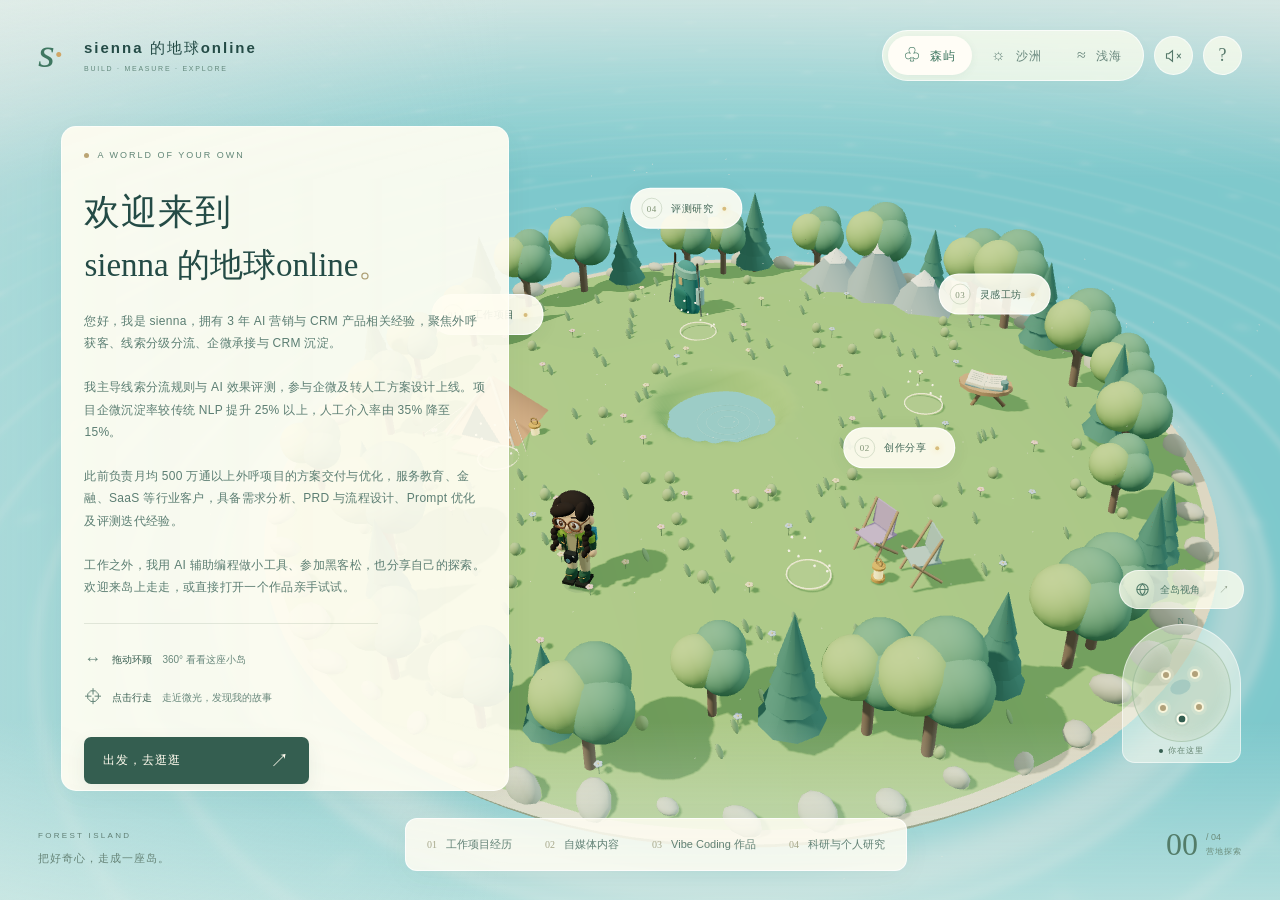
<file: index.html>
<!doctype html>
<html lang="zh-CN">
  <head>
    <meta charset="UTF-8" />
    <meta name="viewport" content="width=device-width,initial-scale=1.0" />
    <meta name="theme-color" content="#d5eef0" />
    <link rel="icon" href="./favicon.svg" type="image/svg+xml" />
    <meta
      name="description"
      content="sienna 的交互式作品集：3 年 AI 营销与 CRM 产品相关经验，聚焦外呼获客、线索分流、企微承接与 CRM 沉淀，分享产品案例、AI 编程作品与黑客松探索。"
    />
    <title>sienna 的地球online · 个人作品集</title>
    <script type="module" crossorigin src="./assets/index-nPaf_cAw.js"></script>
    <link rel="modulepreload" crossorigin href="./assets/three-DH4T4kaO.js">
    <link rel="stylesheet" crossorigin href="./assets/index-BwsTQqFg.css">
  </head>
  <body data-theme="forest">
    <main id="app">
      <div id="world" aria-label="sienna 的地球online三维场景"></div>
      <div class="edge-light" aria-hidden="true"></div>
      <div id="loading" role="status">
        <div class="loading-island">✳</div>
        <p>正在抵达你的好奇心小岛…</p>
        <span>A LITTLE WORLD, A LOT TO DISCOVER.</span>
      </div>
      <header class="topbar">
        <button id="home" class="brand" aria-label="显示欢迎介绍">
          <span class="brand-mark">s<span>·</span></span
          ><span class="brand-copy"
            >sienna 的地球online<small>BUILD · MEASURE · EXPLORE</small></span
          >
        </button>
        <div class="top-controls">
          <div class="theme-picker" role="group" aria-label="小岛主题">
            <button data-theme="forest" aria-pressed="true">
              <span>♧</span> 森屿</button
            ><button data-theme="desert" aria-pressed="false">
              <span>☼</span> 沙洲</button
            ><button data-theme="ocean" aria-pressed="false">
              <span>≈</span> 浅海
            </button>
          </div>
          <button
            id="sound"
            class="round-button"
            aria-label="开启环境音"
            aria-pressed="false"
          >
            <svg
              width="18"
              height="18"
              viewBox="0 0 24 24"
              fill="none"
              stroke="currentColor"
              stroke-width="1.5"
            >
              <path d="M10 5 5 9H2v6h3l5 4V5Z" />
              <path id="sound-waves" d="m16 9 5 6m0-6-5 6" />
            </svg></button
          ><button id="help" class="round-button" aria-label="查看玩法">
            ?
          </button>
        </div>
      </header>
      <section id="welcome" class="welcome">
        <p class="eyebrow"><span></span> A WORLD OF YOUR OWN</p>
        <h1>
          欢迎来到<br /><span>sienna 的地球online<span class="title-dot">。</span></span>
        </h1>
        <p class="welcome-story">
您好，我是 sienna，拥有 3 年 AI 营销与 CRM 产品相关经验，聚焦外呼获客、线索分级分流、企微承接与 CRM 沉淀。

我主导线索分流规则与 AI 效果评测，参与企微及转人工方案设计上线。项目企微沉淀率较传统 NLP 提升 25% 以上，人工介入率由 35% 降至 15%。

此前负责月均 500 万通以上外呼项目的方案交付与优化，服务教育、金融、SaaS 等行业客户，具备需求分析、PRD 与流程设计、Prompt 优化及评测迭代经验。

工作之外，我用 AI 辅助编程做小工具、参加黑客松，也分享自己的探索。欢迎来岛上走走，或直接打开一个作品亲手试试。
        </p>
        <div class="welcome-instructions">
          <p>
            <span class="instruction-symbol">↔</span><b>拖动环顾</b
            ><span>360° 看看这座小岛</span>
          </p>
          <p>
            <span class="instruction-symbol">⌖</span><b>点击行走</b
            ><span>走近微光，发现我的故事</span>
          </p>
        </div>
        <button id="explore" class="primary-button">
          出发，去逛逛 <span>↗</span></button
        ><button id="channel" class="channel-link">
          与我联系 <span>↗</span>
        </button>
        <div class="quick-paths"><a href="#vibe">直接试玩作品 ↗</a><a href="#research">查看评测证据 ↗</a></div>
        <p class="welcome-note">也可以使用 WASD / 方向键自由行走</p>
      </section>
      <div id="camp-labels" aria-label="岛上的营地"></div>
      <aside id="work" class="work-panel" aria-label="作品分类详情" hidden>
        <button id="close-work" class="close-button" aria-label="关闭详情">
          ×
        </button>
        <div class="panel-scene">
          <span id="panel-number"></span
          ><svg
            id="panel-art"
            viewBox="0 0 240 120"
            fill="none"
            aria-hidden="true"
          >
            <ellipse
              cx="125"
              cy="102"
              rx="79"
              ry="9"
              fill="currentColor"
              opacity=".08"
            />
            <path
              d="M45 100 116 24l75 76H45Z"
              stroke="currentColor"
              stroke-width="1.4"
            />
            <path
              d="m116 24-3 76m0-48-30 48m30-48 28 48M45 100l-15 8m161-8 15 8"
              stroke="currentColor"
              stroke-width="1.4"
            />
            <circle cx="189" cy="31" r="12" stroke="currentColor" />
            <path
              d="M201 31h9m-21-21V3m-20 28h-8m28 21v9"
              stroke="currentColor"
            />
            <path
              d="m39 63 4-6 4 6m-4-6v17m151 8 3-5 3 5m-3-5v12"
              stroke="currentColor"
            />
          </svg>
          <p id="panel-english"></p>
        </div>
        <div class="panel-body">
          <p class="eyebrow" id="panel-category"></p>
          <h2 id="work-title"></h2>
          <p id="work-intro" class="work-intro"></p>
          <p id="work-description"></p>
          <div id="work-sections"></div>
          <button id="continue" class="continue-button">
            继续逛小岛 <span>→</span>
          </button>
        </div>
      </aside>
      <dialog id="evidence-dialog" aria-label="查看完整图片">
        <button id="close-evidence" aria-label="关闭图片">×</button
        ><img alt="" />
        <p></p>
      </dialog>
      <aside class="island-tools">
        <button id="overview" class="overview-button">
          <svg
            width="17"
            height="17"
            viewBox="0 0 24 24"
            fill="none"
            stroke="currentColor"
            stroke-width="1.5"
          >
            <circle cx="12" cy="12" r="8" />
            <path d="M4 12h16M12 4c5 4 5 12 0 16-5-4-5-12 0-16Z" />
          </svg>
          全岛视角 <span>↗</span>
        </button>
        <div class="minimap" aria-label="全岛位置图">
          <span class="map-north">N</span>
          <div class="map-island">
            <span class="map-lake"></span>
            <div id="map-sites"></div>
            <span id="map-player" aria-label="你的位置"></span>
          </div>
          <span class="map-caption"><i></i> 你在这里</span>
        </div>
        <div class="compass" aria-hidden="true">
          <span id="compass-needle">↑</span><span>N</span>
        </div>
      </aside>
      <footer class="bottom-bar">
        <div class="world-caption">
          <span id="theme-english">FOREST ISLAND</span>
          <p id="theme-caption">把好奇心，走成一座岛。</p>
        </div>
        <nav
          id="category-nav"
          class="category-nav"
          aria-label="前往作品分类"
        ></nav>
        <div class="discovery">
          <span id="visited-count">00</span
          ><span>/ <b id="camp-total">04</b><small>营地探索</small></span>
        </div>
      </footer>
      <div id="walk-status" class="walk-status" role="status">
        点击地面，自由探索
      </div>
      <div class="touch-pad" aria-label="移动方向控制">
        <button data-dir="0,-1" aria-label="向前走">↑</button
        ><button data-dir="-1,0" aria-label="向左走">←</button><span>✦</span
        ><button data-dir="1,0" aria-label="向右走">→</button
        ><button data-dir="0,1" aria-label="向后走">↓</button>
      </div>
      <div id="toast" role="status" hidden></div>
      <dialog id="help-dialog">
        <button id="close-help" class="close-button" aria-label="关闭玩法">
          ×
        </button>
        <p class="eyebrow">A FIELD GUIDE</p>
        <h2>小岛漫游指南</h2>
        <p class="help-intro">
          不必按顺序，也没有规定路线。<br />找到微光，就能找到一个故事。
        </p>
        <dl>
          <div>
            <dt>环顾小岛</dt>
            <dd>鼠标按住拖动 / 单指拖动，360° 旋转；视角俯仰有边界。</dd>
          </div>
          <div>
            <dt>靠近风景</dt>
            <dd>滚轮 / 双指捏合缩放，始终停留在舒适的观看范围。</dd>
          </div>
          <div>
            <dt>自由行走</dt>
            <dd>点击地面，或使用 WASD / 方向键。手机可按住左下方向按钮。</dd>
          </div>
          <div>
            <dt>发现故事</dt>
            <dd>
              走进发光圆点会打开营地。点击分类或地图标记，也会带你走过去。
            </dd>
          </div>
          <div>
            <dt>切换世界</dt>
            <dd>森屿、沙洲、浅海拥有不同风景，营地故事和你的位置保持不变。</dd>
          </div>
        </dl>
        <p class="help-foot">
          湖泊和岸边会挡住脚步，不会掉出小岛。<br />按 Esc 可关闭详情或指南。
        </p>
        <button id="help-done" class="primary-button">知道了，出发 ↗</button>
      </dialog>
      <div id="fallback" hidden>
        <h2>这座小岛需要 WebGL 支持</h2>
        <p>仍可通过下方分类阅读内容。换用支持 WebGL 的浏览器即可自由漫游。</p>
      </div>
    </main>
  </body>
</html>
</file>
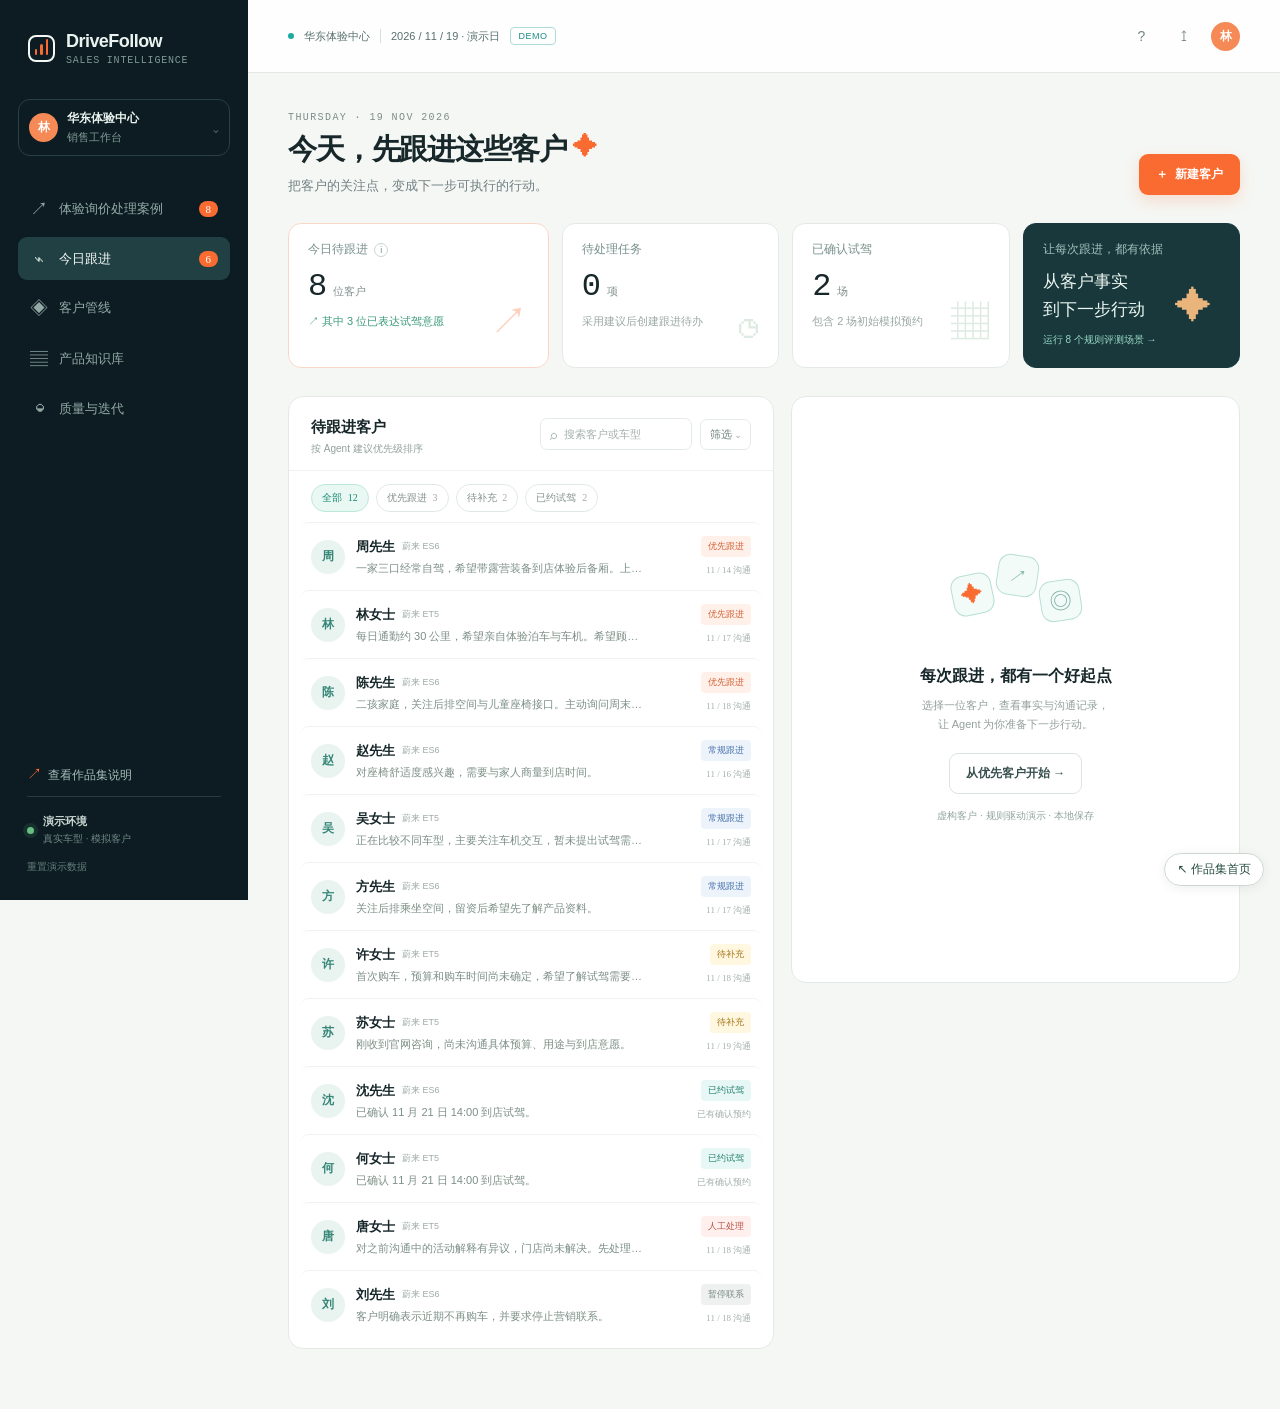
<file: demos/drivefollow/index.html>
<!doctype html>
<html data-hosting="static" lang="zh-CN">
<head>
  <meta charset="UTF-8" />
  <meta name="viewport" content="width=device-width, initial-scale=1.0" />
  <meta name="theme-color" content="#0c1c22" />
  <title>DriveFollow · 汽车销售跟进工作台</title>
  <link rel="icon" href="./favicon.svg" type="image/svg+xml" />
  <link rel="stylesheet" href="./styles.css" />
</head>
<body>
  <a class="skip-link" href="#main">跳到主要内容</a>
  <div class="app-shell">
    <aside class="sidebar" id="sidebar">
      <div class="brand-lockup"><div class="brand-mark"><span></span><span></span><span></span></div><div><strong>DriveFollow</strong><small>SALES INTELLIGENCE</small></div></div>
      <div class="workspace-switch"><span class="avatar avatar-orange">林</span><div><b>华东体验中心</b><small>销售工作台</small></div><span class="chevron">⌄</span></div>
      <nav class="primary-nav" aria-label="主导航">
        <a class="nav-item" href="./inquiry.html"><span class="nav-icon">↗</span>体验询价处理案例<span class="nav-count">新</span></a>
        <button class="nav-item active" data-view="workspace"><span class="nav-icon">⌁</span>今日跟进<span class="nav-count">6</span></button>
        <button class="nav-item" data-view="pipeline"><span class="nav-icon">◈</span>客户管线</button>
        <button class="nav-item" data-view="knowledge"><span class="nav-icon">▤</span>产品知识库</button>
        <button class="nav-item" data-view="quality"><span class="nav-icon">◒</span>质量与迭代</button>
      </nav>
      <div class="sidebar-footer"><a href="./portfolio.html" class="portfolio-link"><span>↗</span>查看作品集说明</a><div class="demo-badge"><span class="status-dot"></span><span><b>演示环境</b><small>真实车型 · 模拟客户</small></span></div><button id="resetDemo" class="text-button">重置演示数据</button></div>
    </aside>
    <main class="main-content" id="main">
      <header class="topbar"><div class="mobile-brand"><button id="menuToggle" class="icon-button" aria-label="打开菜单">☰</button><b>DriveFollow</b></div><div class="topbar-context"><span class="context-dot"></span><span>华东体验中心</span><span class="divider"></span><span id="currentDate">2026 / 11 / 19 · 演示日</span><span class="demo-pill">DEMO</span></div><div class="topbar-actions"><button class="icon-button" id="helpButton" title="演示指南" aria-label="演示指南">?</button><button class="icon-button" id="exportButton" title="导出本地记录" aria-label="导出本地记录">↥</button><span class="avatar avatar-orange">林</span></div></header>
      <div class="page-content">
        <section id="workspaceView" class="view active-view">
          <div class="page-heading"><div><div class="eyebrow">THURSDAY · 19 NOV 2026</div><h1>今天，先跟进这些客户 <span class="wave">✦</span></h1><p>把客户的关注点，变成下一步可执行的行动。</p></div><button class="primary-button" id="newLeadButton"><span>＋</span> 新建客户</button></div>
          <div class="metric-grid">
            <article class="metric-card metric-main"><div class="metric-label">今日待跟进 <span class="info-dot" title="演示客户中可跟进、尚未预约的客户">i</span></div><div class="metric-value"><strong id="pendingCount">—</strong><span>位客户</span></div><div class="metric-sub positive" id="priorityHint">正在读取演示记录</div><span class="metric-watermark">↗</span></article>
            <article class="metric-card"><div class="metric-label">待处理任务</div><div class="metric-value"><strong id="taskCount">0</strong><span>项</span></div><div class="metric-sub" id="taskHint">采用建议后创建跟进待办</div><span class="metric-watermark">◷</span></article>
            <article class="metric-card"><div class="metric-label">已确认试驾</div><div class="metric-value"><strong id="bookingCount">2</strong><span>场</span></div><div class="metric-sub" id="bookingHint">包含 2 场初始模拟预约</div><span class="metric-watermark">▦</span></article>
            <article class="metric-card metric-accent"><div class="metric-label">让每次跟进，都有依据</div><div class="agent-card-title">从客户事实<br>到下一步行动 <span>✦</span></div><a href="#quality" class="metric-link" data-view-link="quality">运行 8 个规则评测场景 →</a></article>
          </div>
          <div class="workspace-grid"><section class="leads-panel panel"><div class="panel-header"><div><h2>待跟进客户</h2><p id="leadListHint">按 Agent 建议优先级排序</p></div><div class="panel-tools"><div class="search-box"><span>⌕</span><input id="leadSearch" aria-label="搜索客户或车型" type="search" placeholder="搜索客户或车型" /></div><button class="filter-button" id="filterButton">筛选 <span>⌄</span></button></div></div><div class="filter-strip" id="filterStrip"><button class="filter-chip active" data-filter="all">全部 <b id="allCount">12</b></button><button class="filter-chip" data-filter="priority">优先跟进 <b id="priorityCount">3</b></button><button class="filter-chip" data-filter="missing">待补充 <b id="missingCount">2</b></button><button class="filter-chip" data-filter="booked">已约试驾 <b id="bookedCount">2</b></button></div><div class="lead-list" id="leadList"></div></section>
          <aside class="action-panel panel" id="actionPanel"><div class="empty-action"><div class="empty-illustration"><span>✦</span><span>↗</span><span>◎</span></div><h3>选择一位客户开始</h3><p>Agent 会读取客户记录，准备下一步跟进建议。</p><button class="secondary-button" id="selectPriority">选择优先客户 <span>→</span></button></div></aside></div>
        </section>
        <section id="pipelineView" class="view"></section>
        <section id="knowledgeView" class="view"></section>
        <section id="qualityView" class="view"></section>
      </div>
    </main>
  </div>
  <div id="toastRegion" class="toast-region" aria-live="polite"></div>
  <dialog id="newLeadDialog" class="modal"><form method="dialog" id="newLeadForm"><div class="modal-header"><div><span class="eyebrow">NEW LEAD</span><h2>新建客户</h2></div><button class="icon-button" type="button" id="closeNewLead" aria-label="关闭">×</button></div><p class="modal-intro">先记录最少必要信息，后续可以让 Agent 帮你补全跟进计划。</p><label>客户姓名<input name="name" maxlength="40" required placeholder="例如：张先生" /></label><label>意向车型<select name="model" required><option value="">正在加载官方车型…</option></select></label><label>购车预算<input name="budget" maxlength="80" placeholder="例如：20–25 万（可留空）" /></label><label>客户需求<textarea name="history" maxlength="800" rows="3" placeholder="客户在意什么？记录你听到的原话"></textarea></label><div class="modal-actions"><button type="button" class="secondary-button" id="cancelNewLead">取消</button><button class="primary-button" value="default">添加客户</button></div></form></dialog>
  <dialog id="detailDialog" class="modal detail-modal" aria-labelledby="detailTitle"></dialog>
  <script type="module" src="./app.js"></script>
<a href="../../index.html" target="_top" aria-label="返回小岛首页" style="position:fixed;right:16px;bottom:14px;z-index:90;padding:7px 12px;border:1px solid #cbd7d0;border-radius:20px;background:#ffffffed;color:#254c3f;font:12px system-ui;text-decoration:none;box-shadow:0 2px 12px #0001">↖ 作品集首页</a></body>
</html>
</file>
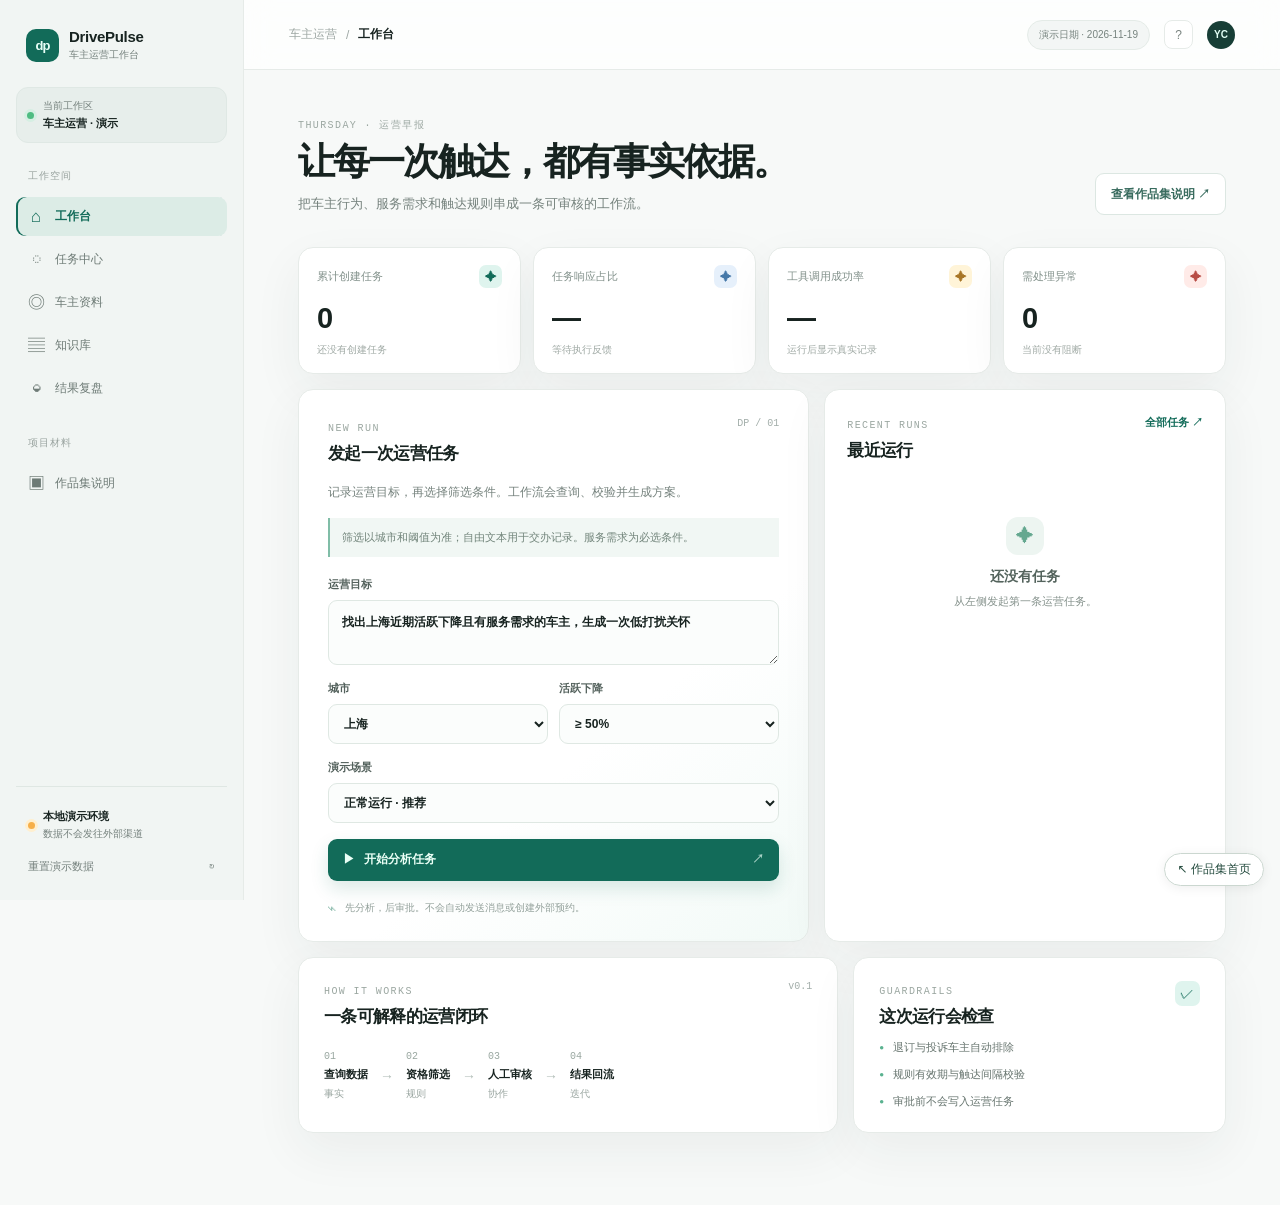
<file: demos/drivepulse/index.html>
<!doctype html>
<html lang="zh-CN">
  <head>
    <meta charset="UTF-8" />
    <meta name="viewport" content="width=device-width, initial-scale=1.0" />
    <meta name="theme-color" content="#153b35" />
    <title>DrivePulse · 车主运营工作台</title>
    <link rel="icon" href="data:image/svg+xml,%3Csvg xmlns='http://www.w3.org/2000/svg' viewBox='0 0 40 40'%3E%3Crect width='40' height='40' rx='10' fill='%23126b59'/%3E%3Ctext x='9' y='27' fill='white' font-size='22'%3Edp%3C/text%3E%3C/svg%3E" />
    <link rel="stylesheet" href="./styles.css" />
  </head>
  <body>
    <div id="app"></div>
    <div id="toast-root" aria-live="polite"></div>
    <script type="module" src="./src/app.js"></script>
  <a href="../../index.html" target="_top" aria-label="返回小岛首页" style="position:fixed;right:16px;bottom:14px;z-index:90;padding:7px 12px;border:1px solid #cbd7d0;border-radius:20px;background:#ffffffed;color:#254c3f;font:12px system-ui;text-decoration:none;box-shadow:0 2px 12px #0001">↖ 作品集首页</a></body>
</html>
</file>
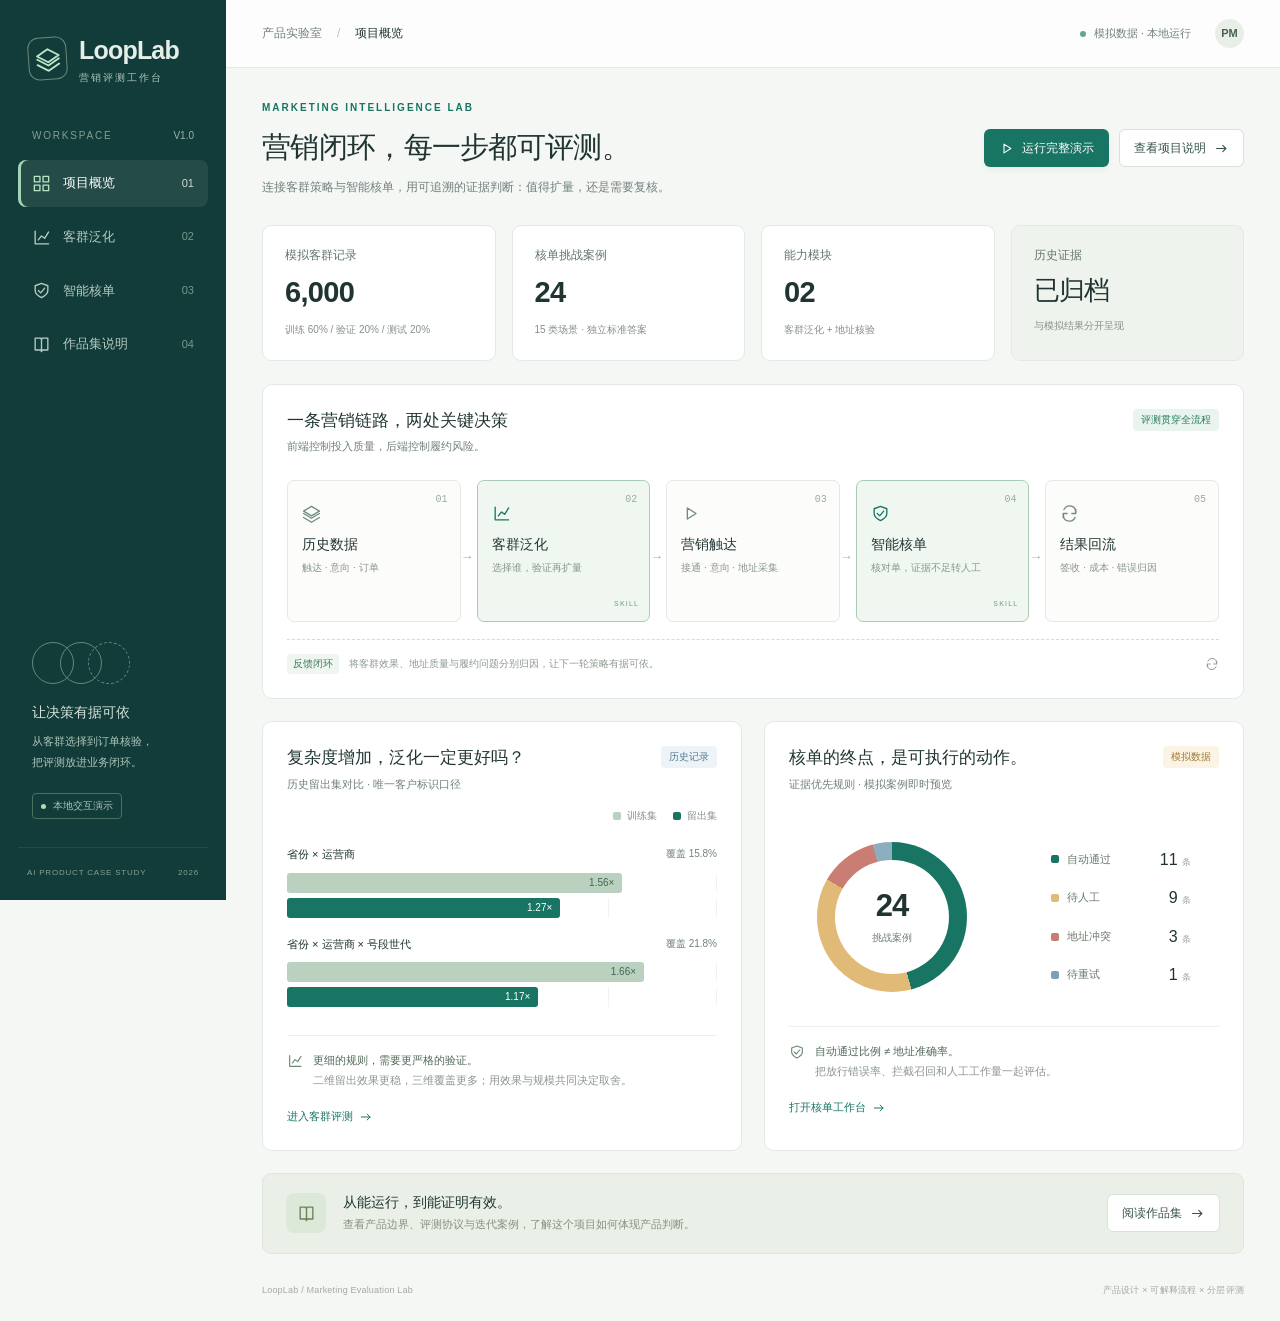
<file: demos/looplab/index.html>
<!doctype html>
<html lang="zh-CN">
<head>
  <meta charset="UTF-8"><meta name="viewport" content="width=device-width, initial-scale=1">
  <meta name="description" content="LoopLab 营销闭环评测工作台：客群泛化、智能核单与产品设计作品集。">
  <meta name="theme-color" content="#123c39">
  <title>LoopLab · 营销评测工作台</title>
  <link rel="icon" href="./favicon.svg" type="image/svg+xml">
  <link rel="stylesheet" href="./styles.css">
</head>
<body>
  <a class="skip" href="#main">跳转到主内容</a>
  <div id="app"></div>
  <dialog id="detail-dialog" aria-labelledby="detail-title"></dialog>
  <div id="toast" role="status" aria-live="polite"></div>
  <input id="csv-file" type="file" accept=".csv,text/csv" hidden>
  <script type="module" src="./app.mjs"></script>
</body>
</html>
</file>
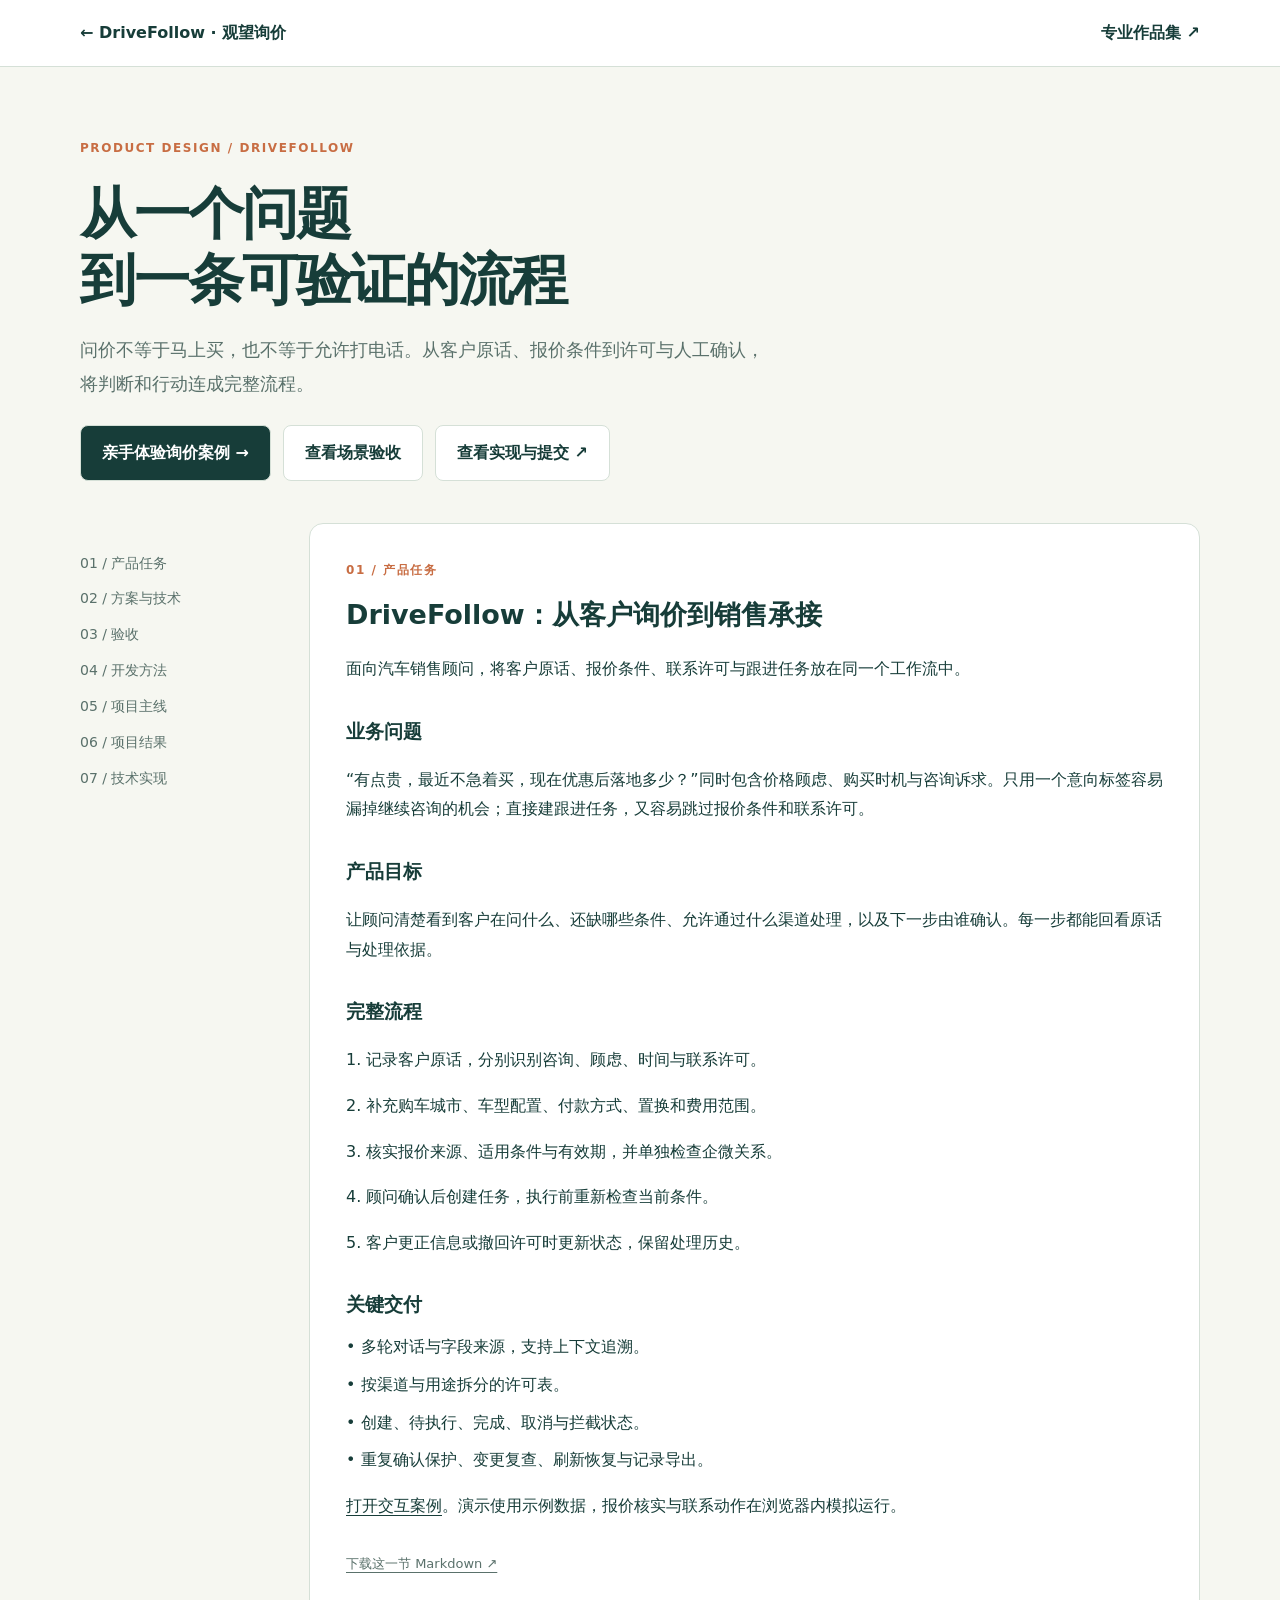
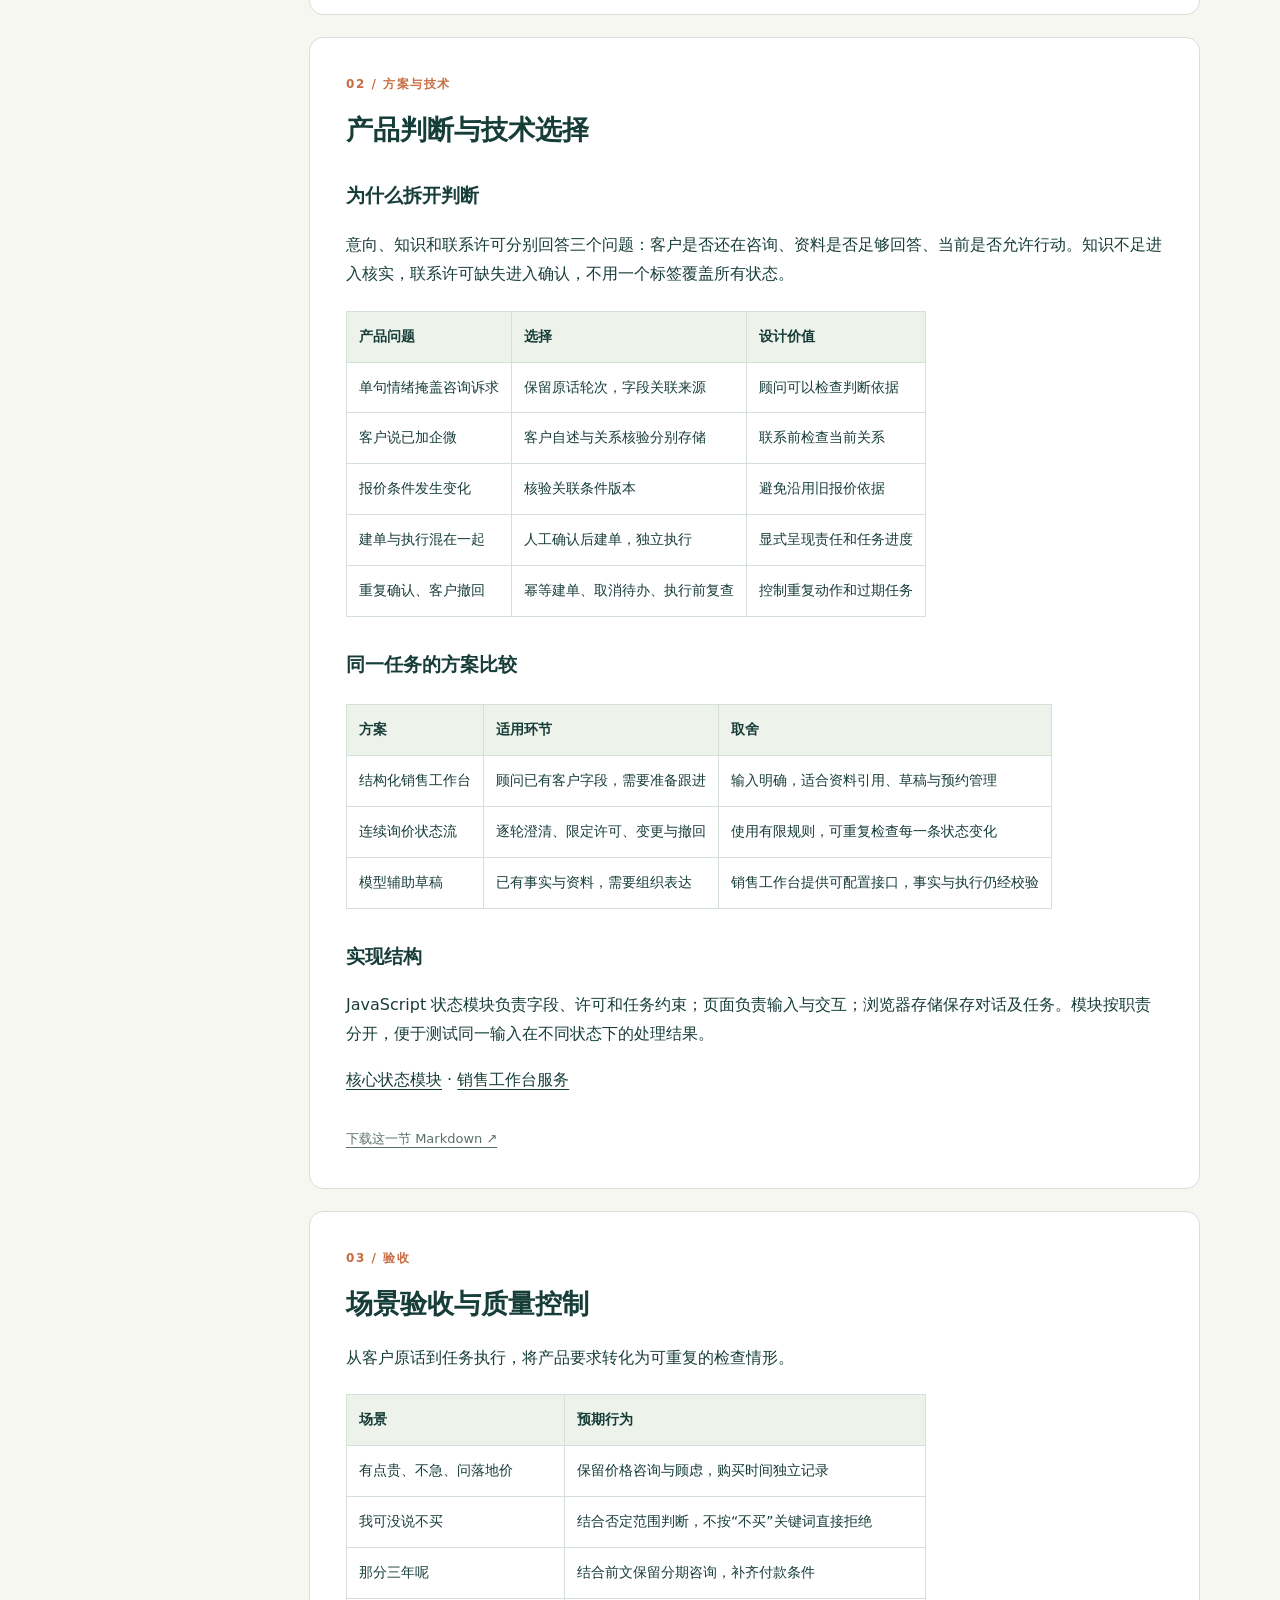
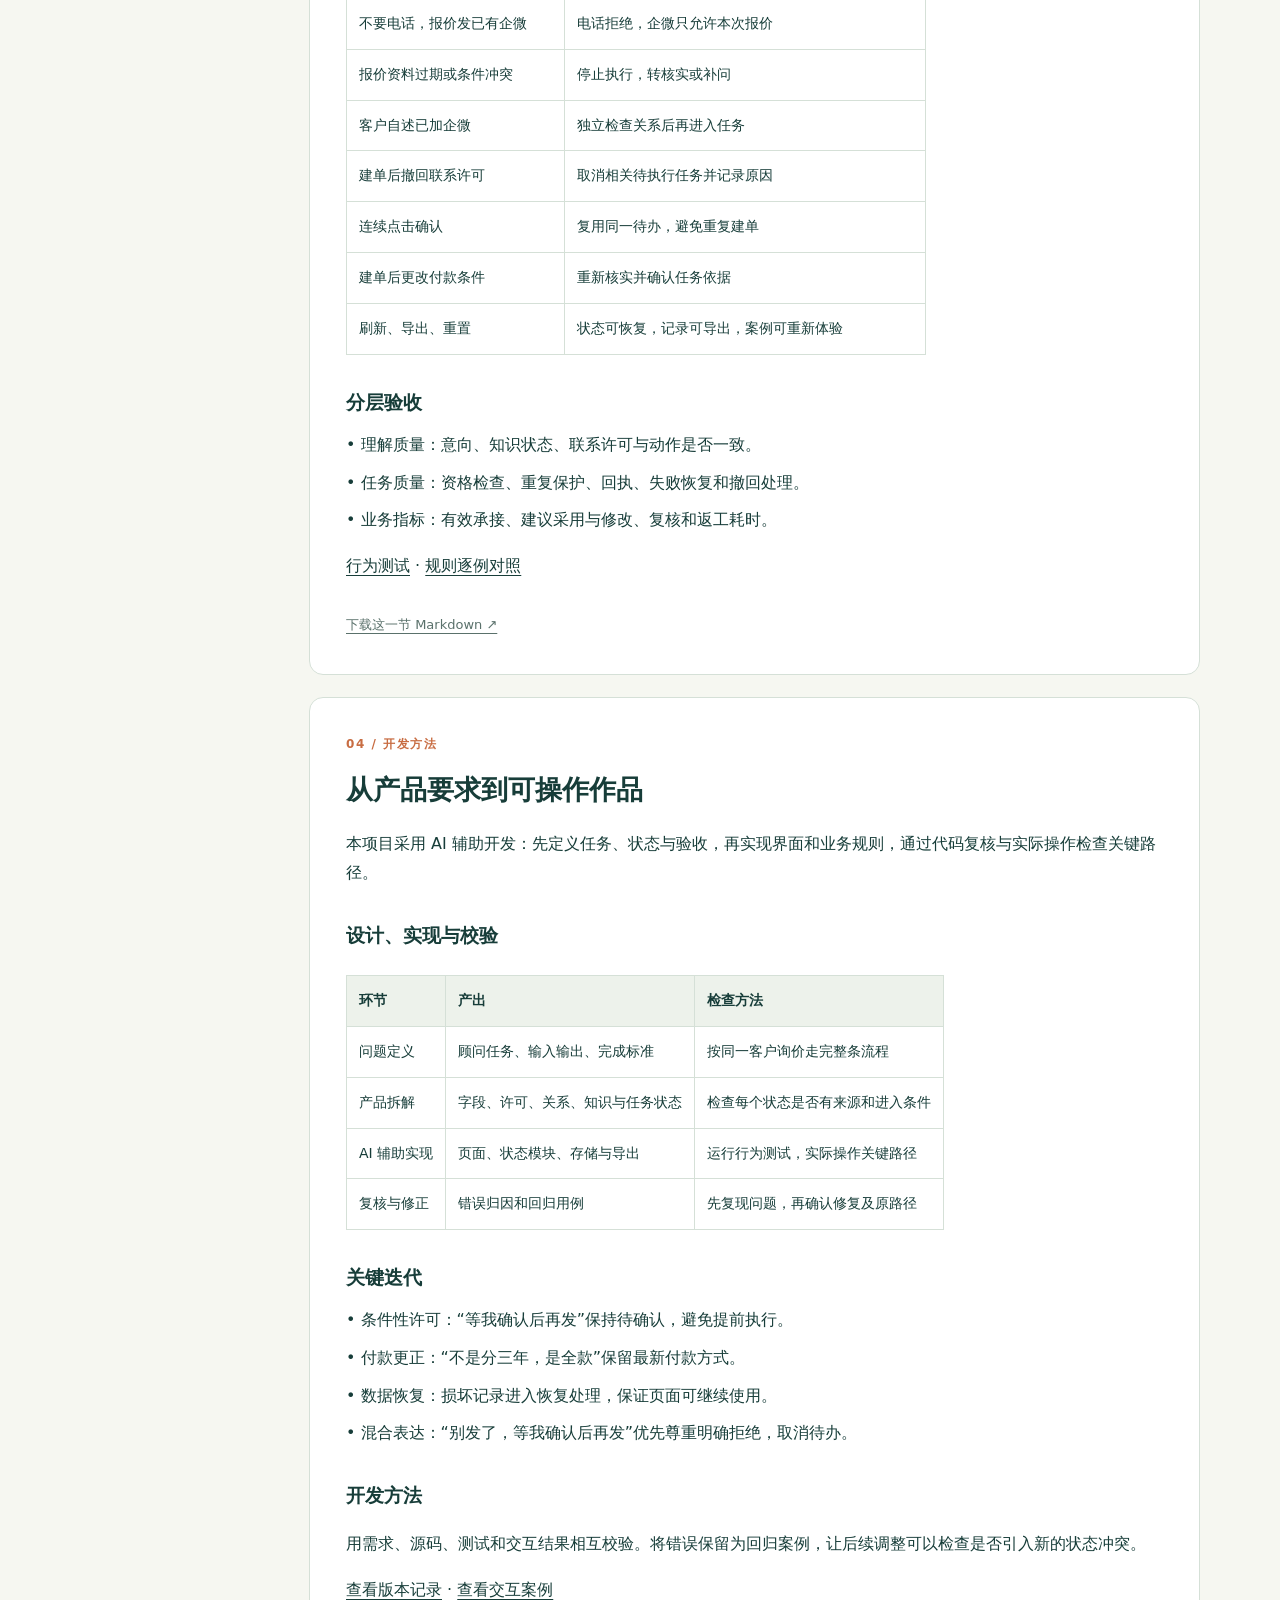
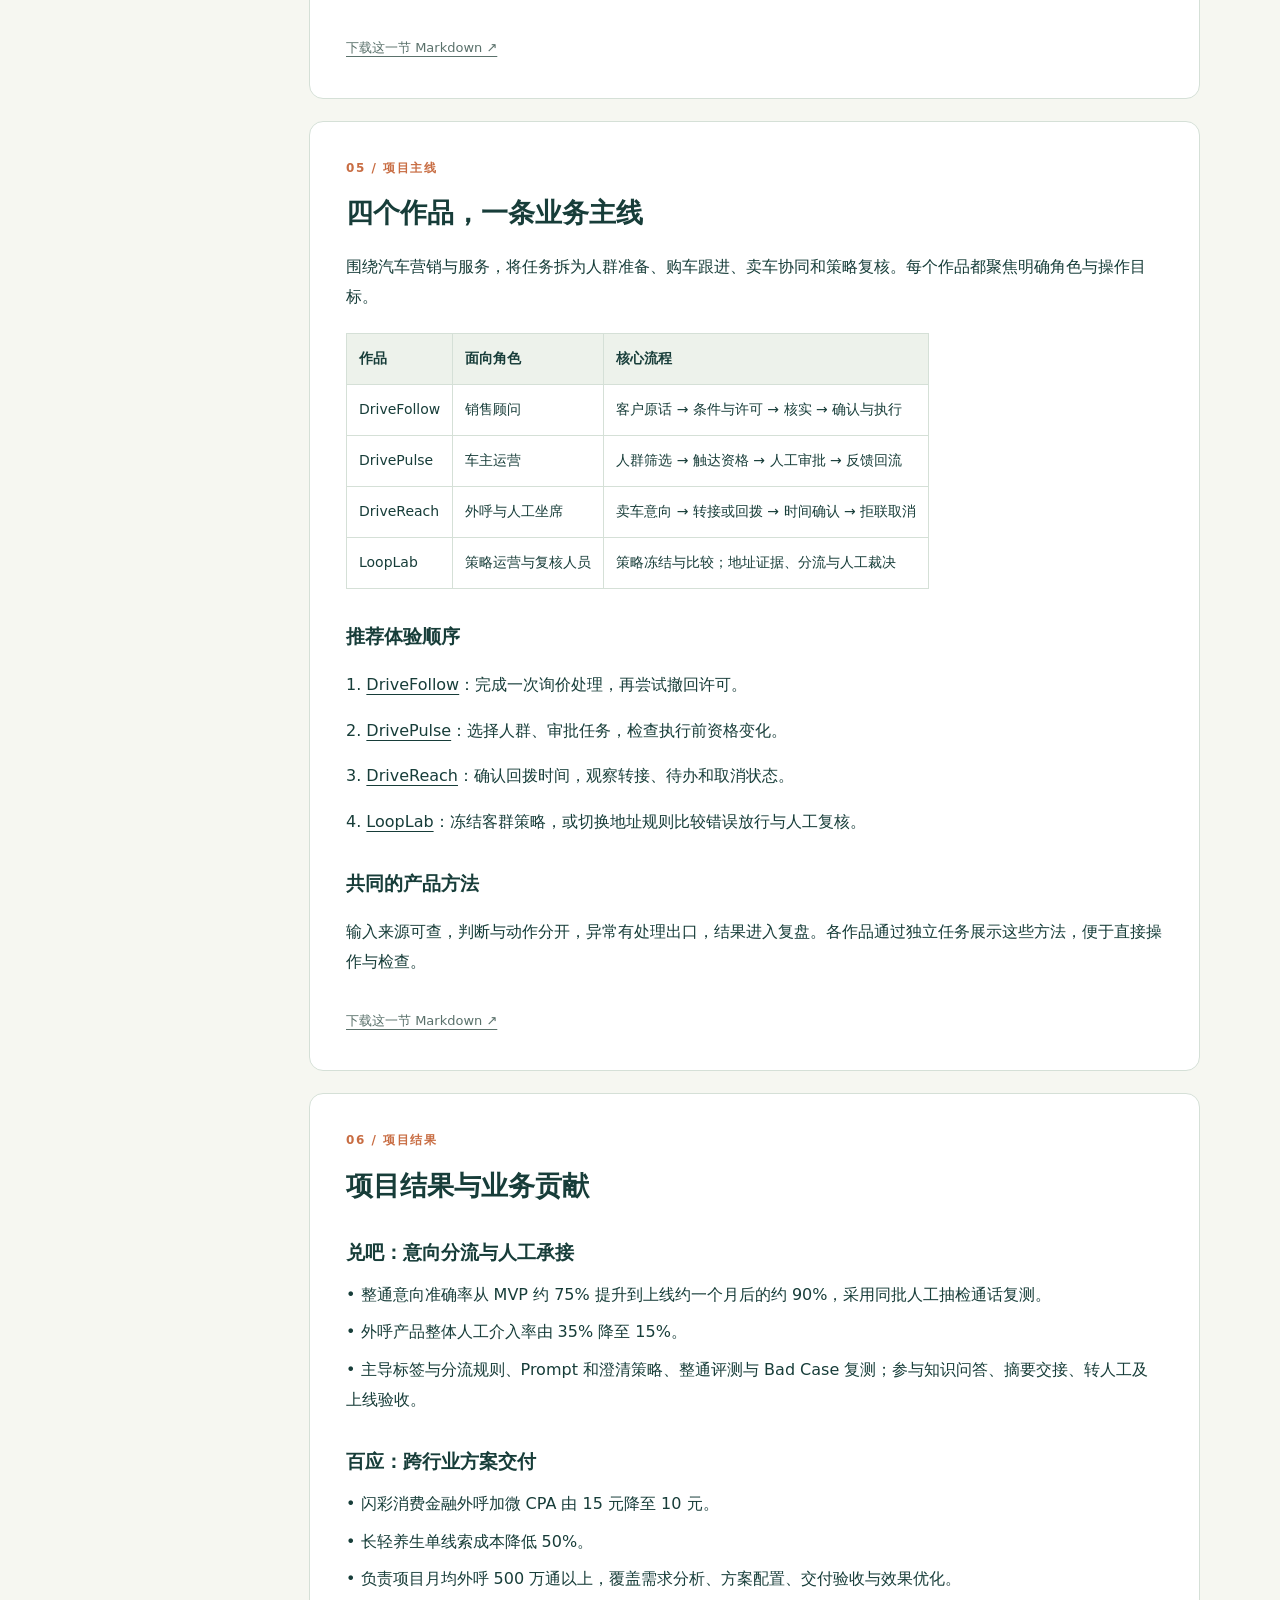
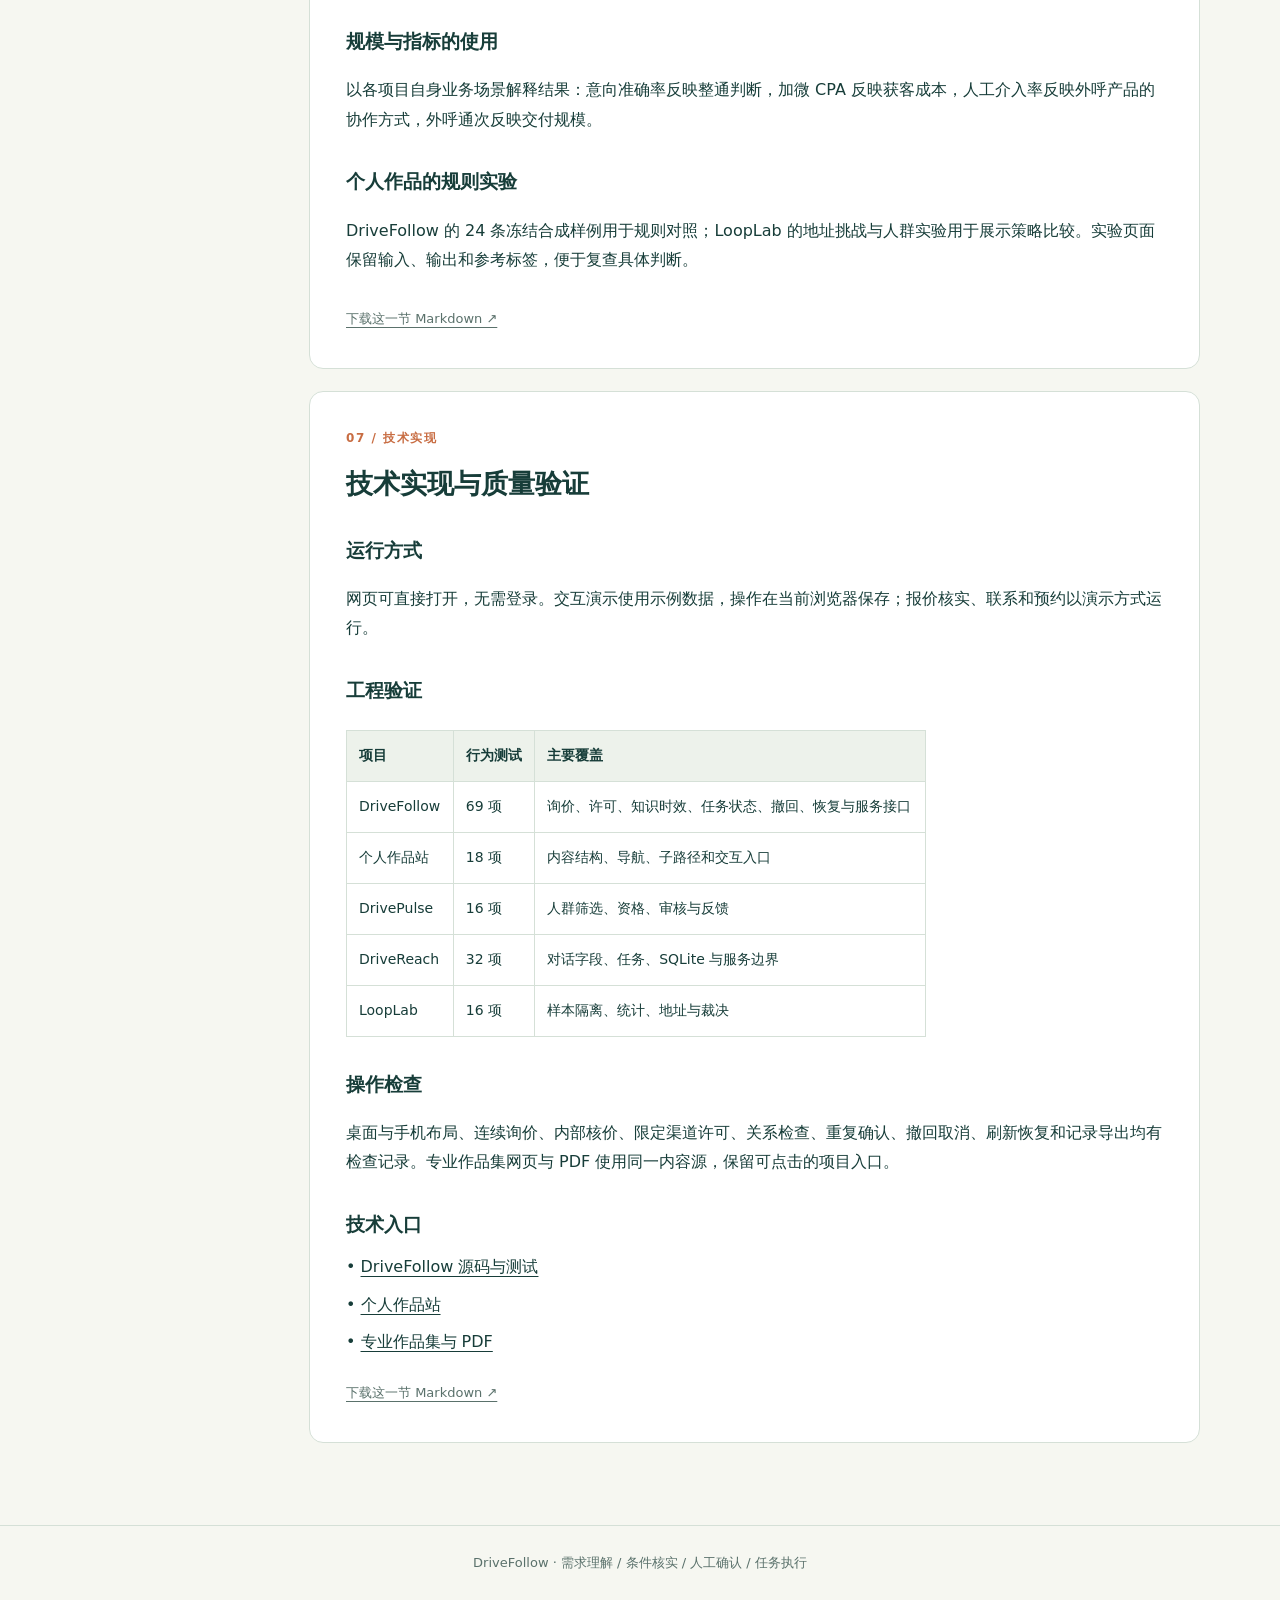
<file: demos/drivefollow/evidence.html>
<!doctype html><html lang="zh-CN"><head><meta charset="utf-8"><meta name="viewport" content="width=device-width,initial-scale=1"><title>产品设计 · DriveFollow</title><link rel="icon" href="favicon.svg"><style>
:root{--ink:#173d39;--muted:#5a716b;--line:#d5e0d7;--paper:#f6f7f1;--accent:#c86d43}*{box-sizing:border-box}html{scroll-behavior:smooth}body{margin:0;font:16px/1.85 system-ui,-apple-system,"PingFang SC",sans-serif;background:var(--paper);color:var(--ink)}a{color:inherit;text-underline-offset:4px}a:focus-visible,summary:focus-visible{outline:3px solid var(--accent);outline-offset:4px}.top{padding:18px max(20px,calc((100% - 1120px)/2));display:flex;justify-content:space-between;gap:16px;flex-wrap:wrap;border-bottom:1px solid var(--line);background:#fff}.top a{text-decoration:none;font-weight:650}.hero{max-width:1160px;margin:auto;padding:65px 20px 42px}.eyebrow{font:12px/1.3 system-ui;letter-spacing:.13em;color:var(--accent);font-weight:750}h1{font-size:clamp(32px,5vw,56px);line-height:1.18;letter-spacing:-.035em;margin:20px 0}h2{font-size:27px;line-height:1.4;margin:13px 0 20px}h3{font-size:19px;margin:30px 0 10px}.hero p{max-width:700px;color:var(--muted);font-size:18px}.actions{display:flex;gap:12px;flex-wrap:wrap;margin-top:25px}.button{display:inline-block;padding:12px 21px;border-radius:8px;text-decoration:none;border:1px solid var(--line);background:white;font-weight:650}.primary{background:var(--ink);color:white}.layout{max-width:1160px;margin:auto;display:grid;grid-template-columns:185px minmax(0,1fr);gap:44px;padding:0 20px 60px}nav{position:sticky;top:20px;align-self:start;display:grid;gap:10px;padding-top:28px}nav a{font-size:14px;text-decoration:none;color:var(--muted)}nav a:hover{color:var(--accent)}main{min-width:0}.section{padding:30px 36px 36px;background:white;border:1px solid var(--line);border-radius:14px;margin-bottom:22px;scroll-margin-top:20px}.section p{overflow-wrap:anywhere}.section .list-item{margin:8px 0}.table-wrap{overflow:auto;margin:22px 0}table{border-collapse:collapse;min-width:580px;font-size:14px}th,td{text-align:left;vertical-align:top;padding:12px;border:1px solid var(--line)}th{background:#edf2eb}code{font-size:13px;background:#edf2eb;padding:3px}pre{white-space:pre-wrap}.download{display:inline-block;font-size:13px;margin-top:16px;color:var(--muted)}footer{padding:25px 20px;text-align:center;border-top:1px solid var(--line);font-size:13px;color:var(--muted)}@media(max-width:760px){.hero{padding-top:38px}.layout{grid-template-columns:minmax(0,1fr);gap:15px}nav{position:static;display:flex;flex-wrap:wrap;padding-top:0;gap:8px 16px}.section{padding:23px 20px}table{min-width:580px}h2{font-size:24px}}
</style></head><body><header class="top"><a href="inquiry.html">← DriveFollow · 观望询价</a><a href="https://sienna-cat.github.io/drivefollow/portfolio/">专业作品集 ↗</a></header><div class="hero"><span class="eyebrow">PRODUCT DESIGN / DRIVEFOLLOW</span><h1>从一个问题<br>到一条可验证的流程</h1><p>问价不等于马上买，也不等于允许打电话。从客户原话、报价条件到许可与人工确认，将判断和行动连成完整流程。</p><div class="actions"><a class="button primary" href="inquiry.html">亲手体验询价案例 →</a><a class="button" href="#acceptance">查看场景验收</a><a class="button" href="https://github.com/Sienna-cat/drivefollow">查看实现与提交 ↗</a></div></div><div class="layout"><nav aria-label="产品材料"><a href="#brief">01 / 产品任务</a><a href="#choices">02 / 方案与技术</a><a href="#acceptance">03 / 验收</a><a href="#iteration">04 / 开发方法</a><a href="#projects">05 / 项目主线</a><a href="#metrics">06 / 项目结果</a><a href="#release">07 / 技术实现</a></nav><main><section id="brief" class="section"><span class="eyebrow">01 / 产品任务</span><h2>DriveFollow：从客户询价到销售承接</h2><p>面向汽车销售顾问，将客户原话、报价条件、联系许可与跟进任务放在同一个工作流中。</p><h3>业务问题</h3><p>“有点贵，最近不急着买，现在优惠后落地多少？”同时包含价格顾虑、购买时机与咨询诉求。只用一个意向标签容易漏掉继续咨询的机会；直接建跟进任务，又容易跳过报价条件和联系许可。</p><h3>产品目标</h3><p>让顾问清楚看到客户在问什么、还缺哪些条件、允许通过什么渠道处理，以及下一步由谁确认。每一步都能回看原话与处理依据。</p><h3>完整流程</h3><p>1. 记录客户原话，分别识别咨询、顾虑、时间与联系许可。</p><p>2. 补充购车城市、车型配置、付款方式、置换和费用范围。</p><p>3. 核实报价来源、适用条件与有效期，并单独检查企微关系。</p><p>4. 顾问确认后创建任务，执行前重新检查当前条件。</p><p>5. 客户更正信息或撤回许可时更新状态，保留处理历史。</p><h3>关键交付</h3><p class="list-item">• 多轮对话与字段来源，支持上下文追溯。</p><p class="list-item">• 按渠道与用途拆分的许可表。</p><p class="list-item">• 创建、待执行、完成、取消与拦截状态。</p><p class="list-item">• 重复确认保护、变更复查、刷新恢复与记录导出。</p><p><a href="https://sienna-cat.github.io/drivefollow/inquiry.html">打开交互案例</a>。演示使用示例数据，报价核实与联系动作在浏览器内模拟运行。</p><a class="download" href="evidence/product-brief.md" download>下载这一节 Markdown ↗</a></section><section id="choices" class="section"><span class="eyebrow">02 / 方案与技术</span><h2>产品判断与技术选择</h2><h3>为什么拆开判断</h3><p>意向、知识和联系许可分别回答三个问题：客户是否还在咨询、资料是否足够回答、当前是否允许行动。知识不足进入核实，联系许可缺失进入确认，不用一个标签覆盖所有状态。</p><div class="table-wrap"><table><thead><tr><th>产品问题</th><th>选择</th><th>设计价值</th></tr></thead><tbody><tr><td>单句情绪掩盖咨询诉求</td><td>保留原话轮次，字段关联来源</td><td>顾问可以检查判断依据</td></tr><tr><td>客户说已加企微</td><td>客户自述与关系核验分别存储</td><td>联系前检查当前关系</td></tr><tr><td>报价条件发生变化</td><td>核验关联条件版本</td><td>避免沿用旧报价依据</td></tr><tr><td>建单与执行混在一起</td><td>人工确认后建单，独立执行</td><td>显式呈现责任和任务进度</td></tr><tr><td>重复确认、客户撤回</td><td>幂等建单、取消待办、执行前复查</td><td>控制重复动作和过期任务</td></tr></tbody></table></div><h3>同一任务的方案比较</h3><div class="table-wrap"><table><thead><tr><th>方案</th><th>适用环节</th><th>取舍</th></tr></thead><tbody><tr><td>结构化销售工作台</td><td>顾问已有客户字段，需要准备跟进</td><td>输入明确，适合资料引用、草稿与预约管理</td></tr><tr><td>连续询价状态流</td><td>逐轮澄清、限定许可、变更与撤回</td><td>使用有限规则，可重复检查每一条状态变化</td></tr><tr><td>模型辅助草稿</td><td>已有事实与资料，需要组织表达</td><td>销售工作台提供可配置接口，事实与执行仍经校验</td></tr></tbody></table></div><h3>实现结构</h3><p>JavaScript 状态模块负责字段、许可和任务约束；页面负责输入与交互；浏览器存储保存对话及任务。模块按职责分开，便于测试同一输入在不同状态下的处理结果。</p><p><a href="https://github.com/Sienna-cat/drivefollow/blob/main/public/modules/inquiry-case.js">核心状态模块</a> · <a href="https://github.com/Sienna-cat/drivefollow/blob/main/server.mjs">销售工作台服务</a></p><a class="download" href="evidence/decisions.md" download>下载这一节 Markdown ↗</a></section><section id="acceptance" class="section"><span class="eyebrow">03 / 验收</span><h2>场景验收与质量控制</h2><p>从客户原话到任务执行，将产品要求转化为可重复的检查情形。</p><div class="table-wrap"><table><thead><tr><th>场景</th><th>预期行为</th></tr></thead><tbody><tr><td>有点贵、不急、问落地价</td><td>保留价格咨询与顾虑，购买时间独立记录</td></tr><tr><td>我可没说不买</td><td>结合否定范围判断，不按“不买”关键词直接拒绝</td></tr><tr><td>那分三年呢</td><td>结合前文保留分期咨询，补齐付款条件</td></tr><tr><td>不要电话，报价发已有企微</td><td>电话拒绝，企微只允许本次报价</td></tr><tr><td>报价资料过期或条件冲突</td><td>停止执行，转核实或补问</td></tr><tr><td>客户自述已加企微</td><td>独立检查关系后再进入任务</td></tr><tr><td>建单后撤回联系许可</td><td>取消相关待执行任务并记录原因</td></tr><tr><td>连续点击确认</td><td>复用同一待办，避免重复建单</td></tr><tr><td>建单后更改付款条件</td><td>重新核实并确认任务依据</td></tr><tr><td>刷新、导出、重置</td><td>状态可恢复，记录可导出，案例可重新体验</td></tr></tbody></table></div><h3>分层验收</h3><p class="list-item">• 理解质量：意向、知识状态、联系许可与动作是否一致。</p><p class="list-item">• 任务质量：资格检查、重复保护、回执、失败恢复和撤回处理。</p><p class="list-item">• 业务指标：有效承接、建议采用与修改、复核和返工耗时。</p><p><a href="https://github.com/Sienna-cat/drivefollow/blob/main/tests/inquiry-case.test.mjs">行为测试</a> · <a href="https://github.com/Sienna-cat/drivefollow/tree/main/docs/portfolio/intent-eval">规则逐例对照</a></p><a class="download" href="evidence/acceptance.md" download>下载这一节 Markdown ↗</a></section><section id="iteration" class="section"><span class="eyebrow">04 / 开发方法</span><h2>从产品要求到可操作作品</h2><p>本项目采用 AI 辅助开发：先定义任务、状态与验收，再实现界面和业务规则，通过代码复核与实际操作检查关键路径。</p><h3>设计、实现与校验</h3><div class="table-wrap"><table><thead><tr><th>环节</th><th>产出</th><th>检查方法</th></tr></thead><tbody><tr><td>问题定义</td><td>顾问任务、输入输出、完成标准</td><td>按同一客户询价走完整条流程</td></tr><tr><td>产品拆解</td><td>字段、许可、关系、知识与任务状态</td><td>检查每个状态是否有来源和进入条件</td></tr><tr><td>AI 辅助实现</td><td>页面、状态模块、存储与导出</td><td>运行行为测试，实际操作关键路径</td></tr><tr><td>复核与修正</td><td>错误归因和回归用例</td><td>先复现问题，再确认修复及原路径</td></tr></tbody></table></div><h3>关键迭代</h3><p class="list-item">• 条件性许可：“等我确认后再发”保持待确认，避免提前执行。</p><p class="list-item">• 付款更正：“不是分三年，是全款”保留最新付款方式。</p><p class="list-item">• 数据恢复：损坏记录进入恢复处理，保证页面可继续使用。</p><p class="list-item">• 混合表达：“别发了，等我确认后再发”优先尊重明确拒绝，取消待办。</p><h3>开发方法</h3><p>用需求、源码、测试和交互结果相互校验。将错误保留为回归案例，让后续调整可以检查是否引入新的状态冲突。</p><p><a href="https://github.com/Sienna-cat/drivefollow/commits/main/">查看版本记录</a> · <a href="https://sienna-cat.github.io/drivefollow/inquiry.html">查看交互案例</a></p><a class="download" href="evidence/iteration.md" download>下载这一节 Markdown ↗</a></section><section id="projects" class="section"><span class="eyebrow">05 / 项目主线</span><h2>四个作品，一条业务主线</h2><p>围绕汽车营销与服务，将任务拆为人群准备、购车跟进、卖车协同和策略复核。每个作品都聚焦明确角色与操作目标。</p><div class="table-wrap"><table><thead><tr><th>作品</th><th>面向角色</th><th>核心流程</th></tr></thead><tbody><tr><td>DriveFollow</td><td>销售顾问</td><td>客户原话 → 条件与许可 → 核实 → 确认与执行</td></tr><tr><td>DrivePulse</td><td>车主运营</td><td>人群筛选 → 触达资格 → 人工审批 → 反馈回流</td></tr><tr><td>DriveReach</td><td>外呼与人工坐席</td><td>卖车意向 → 转接或回拨 → 时间确认 → 拒联取消</td></tr><tr><td>LoopLab</td><td>策略运营与复核人员</td><td>策略冻结与比较；地址证据、分流与人工裁决</td></tr></tbody></table></div><h3>推荐体验顺序</h3><p>1. <a href="https://sienna-cat.github.io/drivefollow/inquiry.html">DriveFollow</a>：完成一次询价处理，再尝试撤回许可。</p><p>2. <a href="https://sienna-cat.github.io/drivepulse/">DrivePulse</a>：选择人群、审批任务，检查执行前资格变化。</p><p>3. <a href="https://sienna-cat.github.io/drivereach/">DriveReach</a>：确认回拨时间，观察转接、待办和取消状态。</p><p>4. <a href="https://sienna-cat.github.io/looplab/">LoopLab</a>：冻结客群策略，或切换地址规则比较错误放行与人工复核。</p><h3>共同的产品方法</h3><p>输入来源可查，判断与动作分开，异常有处理出口，结果进入复盘。各作品通过独立任务展示这些方法，便于直接操作与检查。</p><a class="download" href="evidence/project-routes.md" download>下载这一节 Markdown ↗</a></section><section id="metrics" class="section"><span class="eyebrow">06 / 项目结果</span><h2>项目结果与业务贡献</h2><h3>兑吧：意向分流与人工承接</h3><p class="list-item">• 整通意向准确率从 MVP 约 75% 提升到上线约一个月后的约 90%，采用同批人工抽检通话复测。</p><p class="list-item">• 外呼产品整体人工介入率由 35% 降至 15%。</p><p class="list-item">• 主导标签与分流规则、Prompt 和澄清策略、整通评测与 Bad Case 复测；参与知识问答、摘要交接、转人工及上线验收。</p><h3>百应：跨行业方案交付</h3><p class="list-item">• 闪彩消费金融外呼加微 CPA 由 15 元降至 10 元。</p><p class="list-item">• 长轻养生单线索成本降低 50%。</p><p class="list-item">• 负责项目月均外呼 500 万通以上，覆盖需求分析、方案配置、交付验收与效果优化。</p><h3>规模与指标的使用</h3><p>以各项目自身业务场景解释结果：意向准确率反映整通判断，加微 CPA 反映获客成本，人工介入率反映外呼产品的协作方式，外呼通次反映交付规模。</p><h3>个人作品的规则实验</h3><p>DriveFollow 的 24 条冻结合成样例用于规则对照；LoopLab 的地址挑战与人群实验用于展示策略比较。实验页面保留输入、输出和参考标签，便于复查具体判断。</p><a class="download" href="evidence/metrics.md" download>下载这一节 Markdown ↗</a></section><section id="release" class="section"><span class="eyebrow">07 / 技术实现</span><h2>技术实现与质量验证</h2><h3>运行方式</h3><p>网页可直接打开，无需登录。交互演示使用示例数据，操作在当前浏览器保存；报价核实、联系和预约以演示方式运行。</p><h3>工程验证</h3><div class="table-wrap"><table><thead><tr><th>项目</th><th>行为测试</th><th>主要覆盖</th></tr></thead><tbody><tr><td>DriveFollow</td><td>69 项</td><td>询价、许可、知识时效、任务状态、撤回、恢复与服务接口</td></tr><tr><td>个人作品站</td><td>18 项</td><td>内容结构、导航、子路径和交互入口</td></tr><tr><td>DrivePulse</td><td>16 项</td><td>人群筛选、资格、审核与反馈</td></tr><tr><td>DriveReach</td><td>32 项</td><td>对话字段、任务、SQLite 与服务边界</td></tr><tr><td>LoopLab</td><td>16 项</td><td>样本隔离、统计、地址与裁决</td></tr></tbody></table></div><h3>操作检查</h3><p>桌面与手机布局、连续询价、内部核价、限定渠道许可、关系检查、重复确认、撤回取消、刷新恢复和记录导出均有检查记录。专业作品集网页与 PDF 使用同一内容源，保留可点击的项目入口。</p><h3>技术入口</h3><p class="list-item">• <a href="https://github.com/Sienna-cat/drivefollow">DriveFollow 源码与测试</a></p><p class="list-item">• <a href="https://sienna-cat.github.io/sienna-earth-online/">个人作品站</a></p><p class="list-item">• <a href="https://sienna-cat.github.io/drivefollow/portfolio/">专业作品集与 PDF</a></p><a class="download" href="evidence/release-check.md" download>下载这一节 Markdown ↗</a></section></main></div><footer>DriveFollow · 需求理解 / 条件核实 / 人工确认 / 任务执行</footer></body></html>
</file>
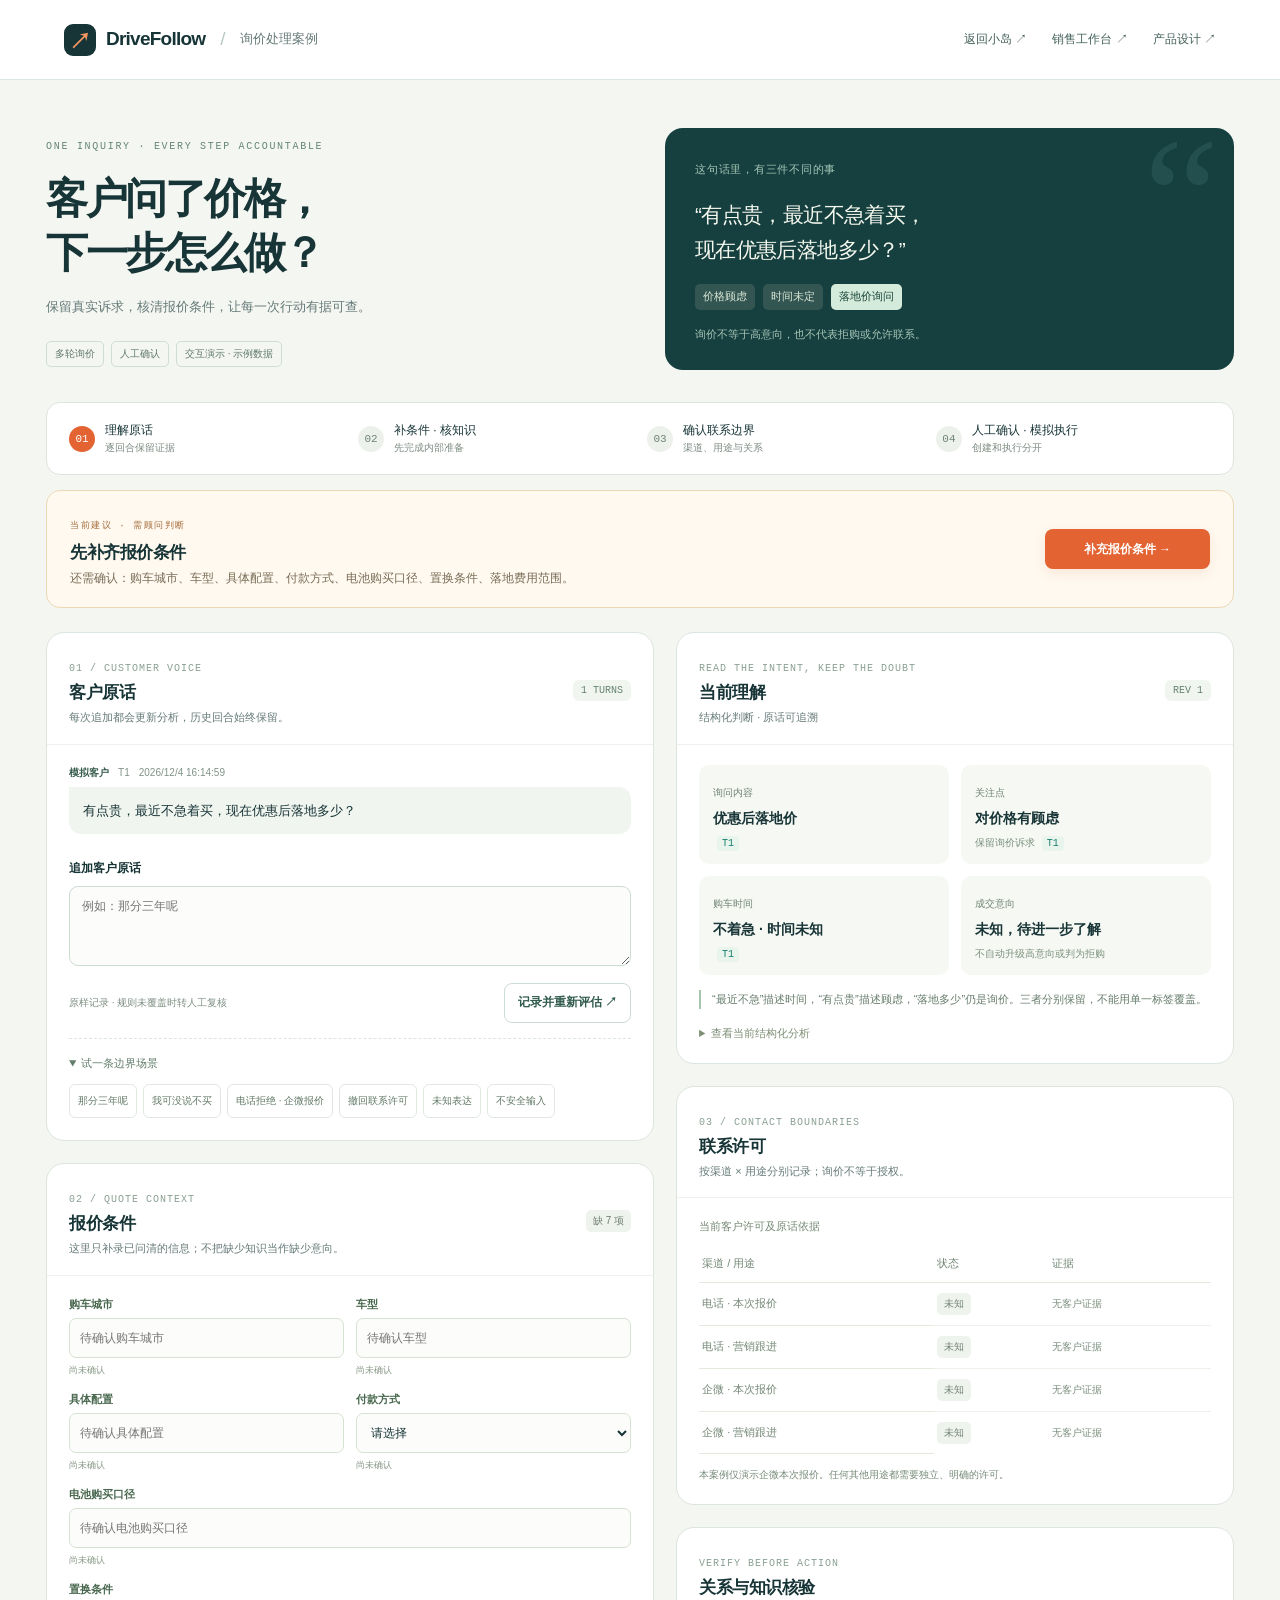
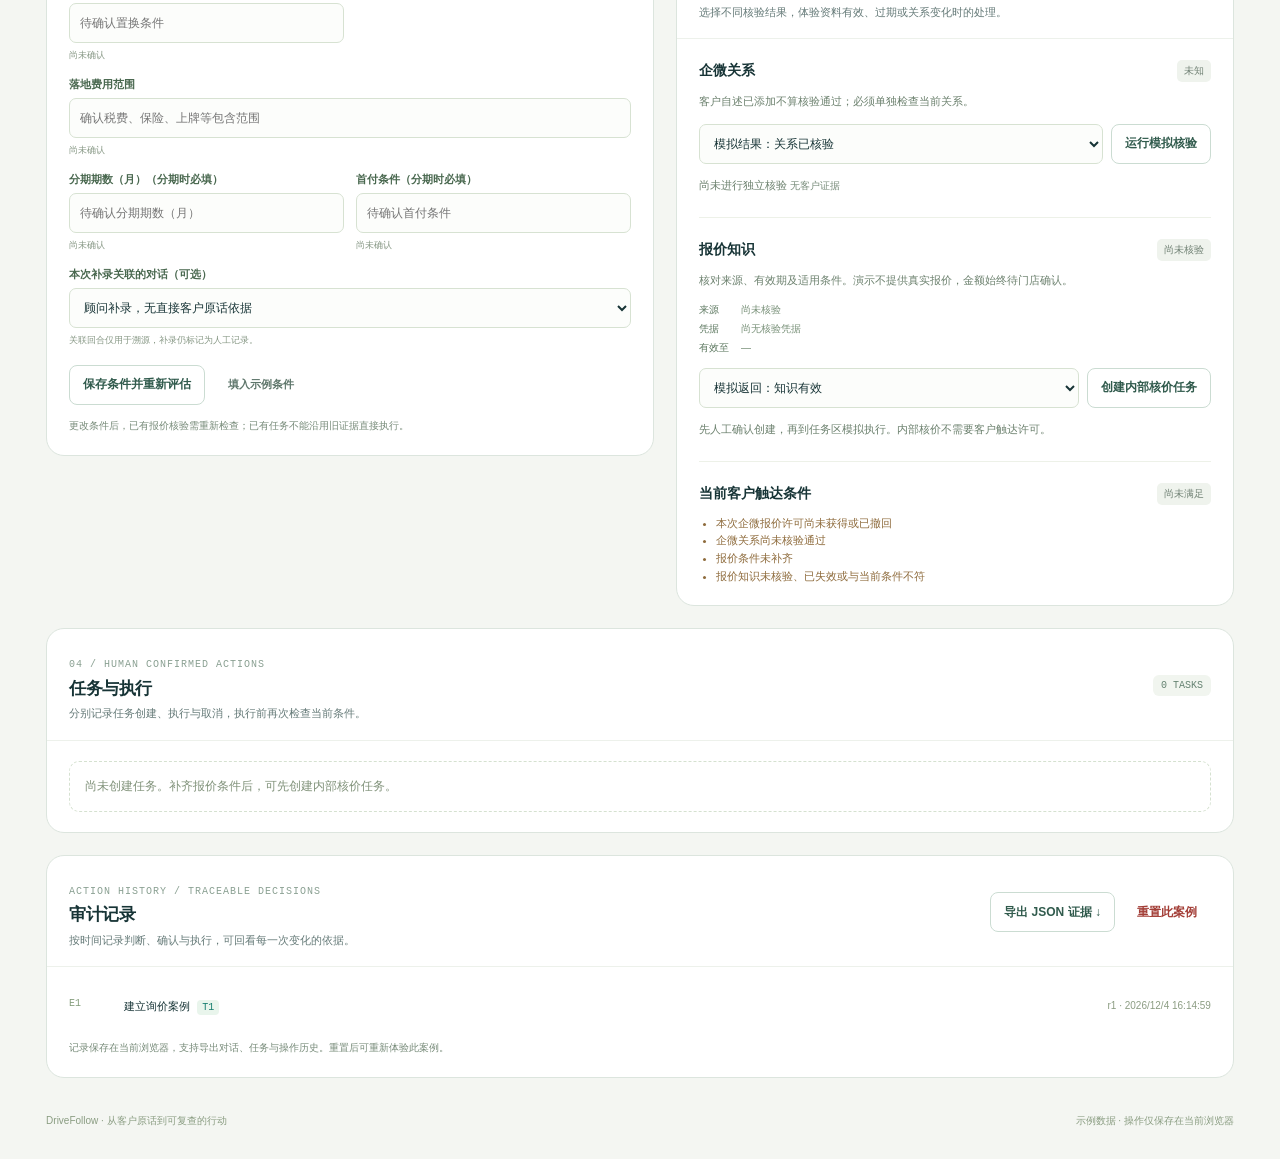
<file: demos/drivefollow/inquiry.html>
<!doctype html>
<html lang="zh-CN">
<head>
  <meta charset="UTF-8" />
  <meta name="viewport" content="width=device-width, initial-scale=1.0" />
  <meta name="theme-color" content="#123b3c" />
  <title>询价处理案例 · DriveFollow</title>
  <link rel="icon" href="./favicon.svg" type="image/svg+xml" />
  <link rel="stylesheet" href="./inquiry.css" />
</head>
<body>
  <a class="skip-link" href="#main">跳到案例</a>
  <header class="site-header"><a class="brand" href="./index.html"><span class="brand-symbol" aria-hidden="true">↗</span> DriveFollow <span class="brand-divider">/</span> <span class="brand-caption">询价处理案例</span></a><nav aria-label="案例导航"><a href="../../#vibe" target="_top">返回小岛 ↗</a><a href="./index.html">销售工作台 ↗</a><a href="./evidence.html">产品设计 ↗</a></nav></header>
  <main id="main" class="case-shell">
    <section class="hero" aria-labelledby="case-title"><div><span class="eyebrow">ONE INQUIRY · EVERY STEP ACCOUNTABLE</span><h1 id="case-title">客户问了价格，<br>下一步怎么做？</h1><p>保留真实诉求，核清报价条件，让每一次行动有据可查。</p><div class="hero-tags"><span>多轮询价</span><span>人工确认</span><span>交互演示 · 示例数据</span></div></div><aside class="case-intro"><span class="intro-kicker">这句话里，有三件不同的事</span><blockquote>“有点贵，最近不急着买，<br>现在优惠后落地多少？”</blockquote><div class="intent-chips"><span>价格顾虑</span><span>时间未定</span><span class="teal">落地价询问</span></div><p>询价不等于高意向，也不代表拒购或允许联系。</p></aside></section>
    <div id="caseApp"><p class="loading">正在读取独立案例…</p></div>
    <noscript><p class="notice">此互动案例需要启用 JavaScript。可查看<a href="./evidence.html">证据说明</a>。</p></noscript>
    <footer class="case-footer"><span>DriveFollow · 从客户原话到可复查的行动</span><span>示例数据 · 操作仅保存在当前浏览器</span></footer>
  </main>
  <div id="caseFeedback" class="feedback" role="status" aria-live="polite" aria-atomic="true"></div>
  <script type="module" src="./inquiry.js"></script>
</body>
</html>
</file>
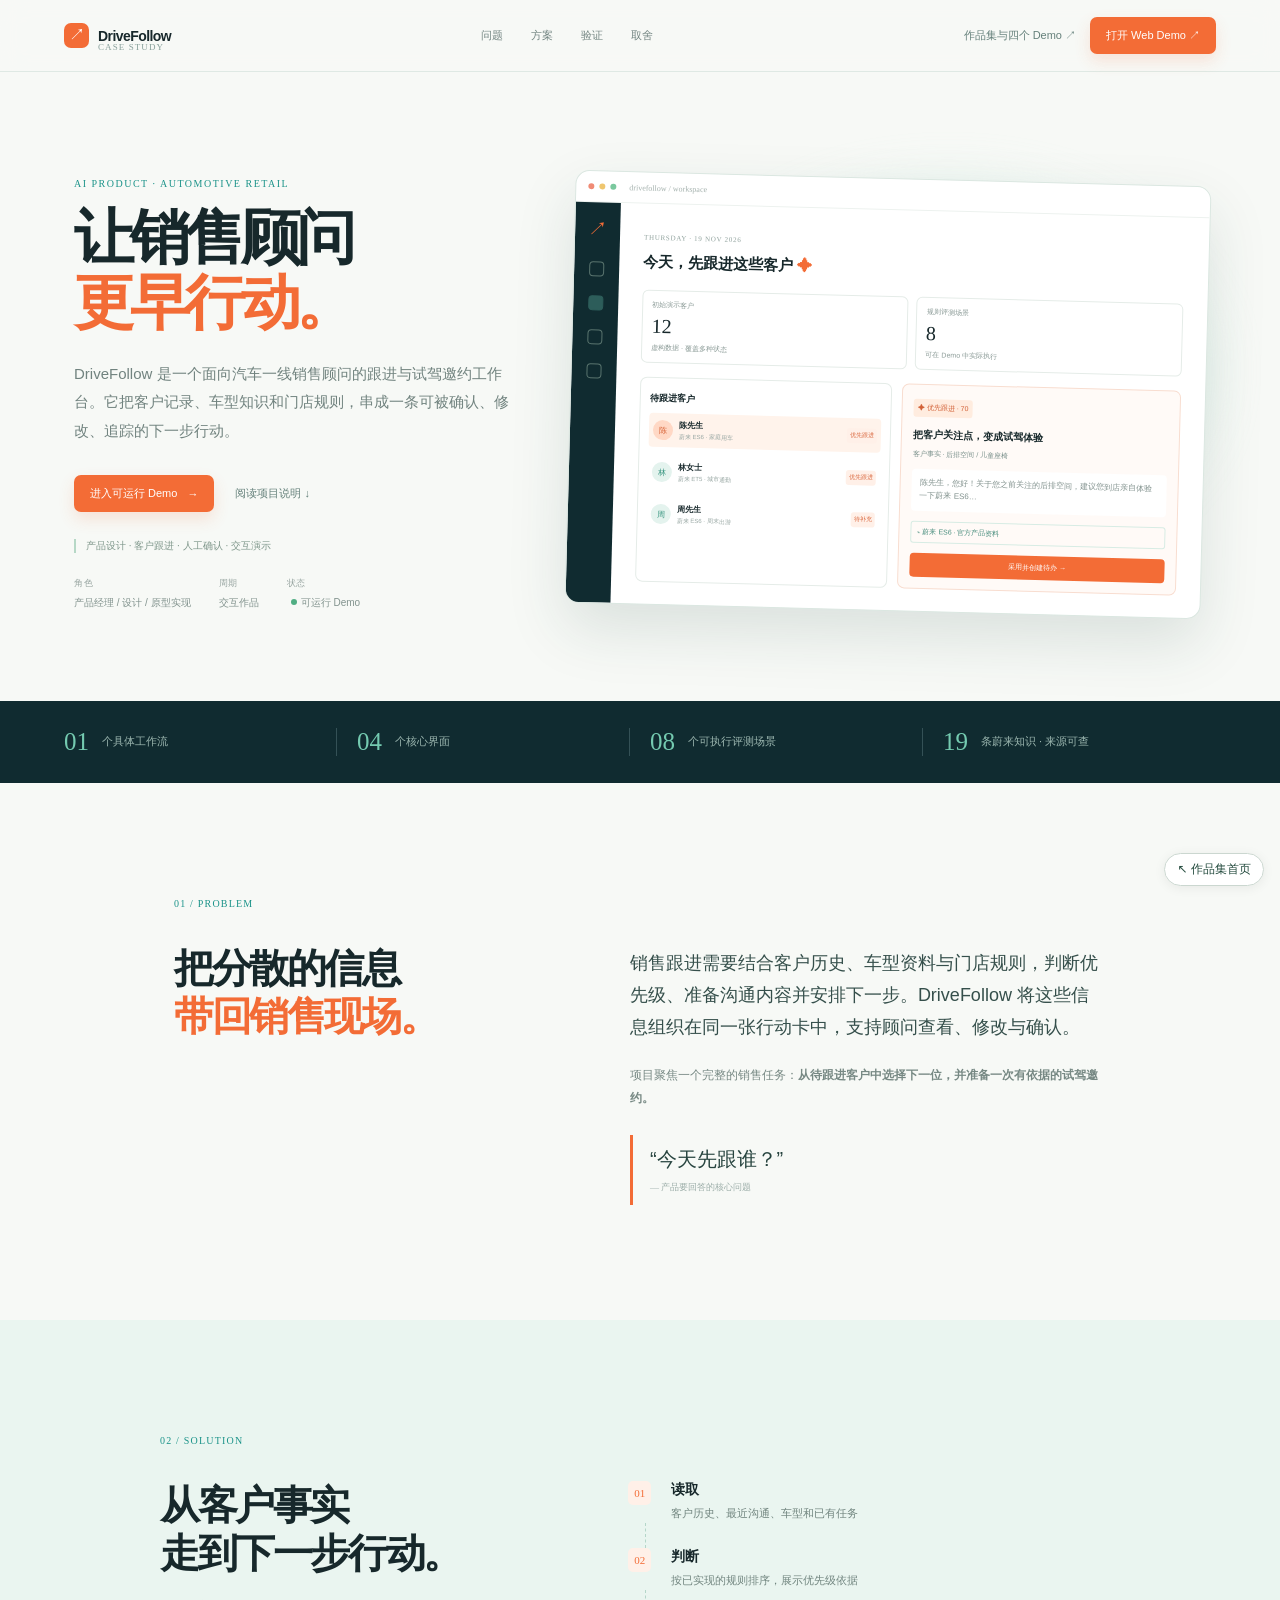
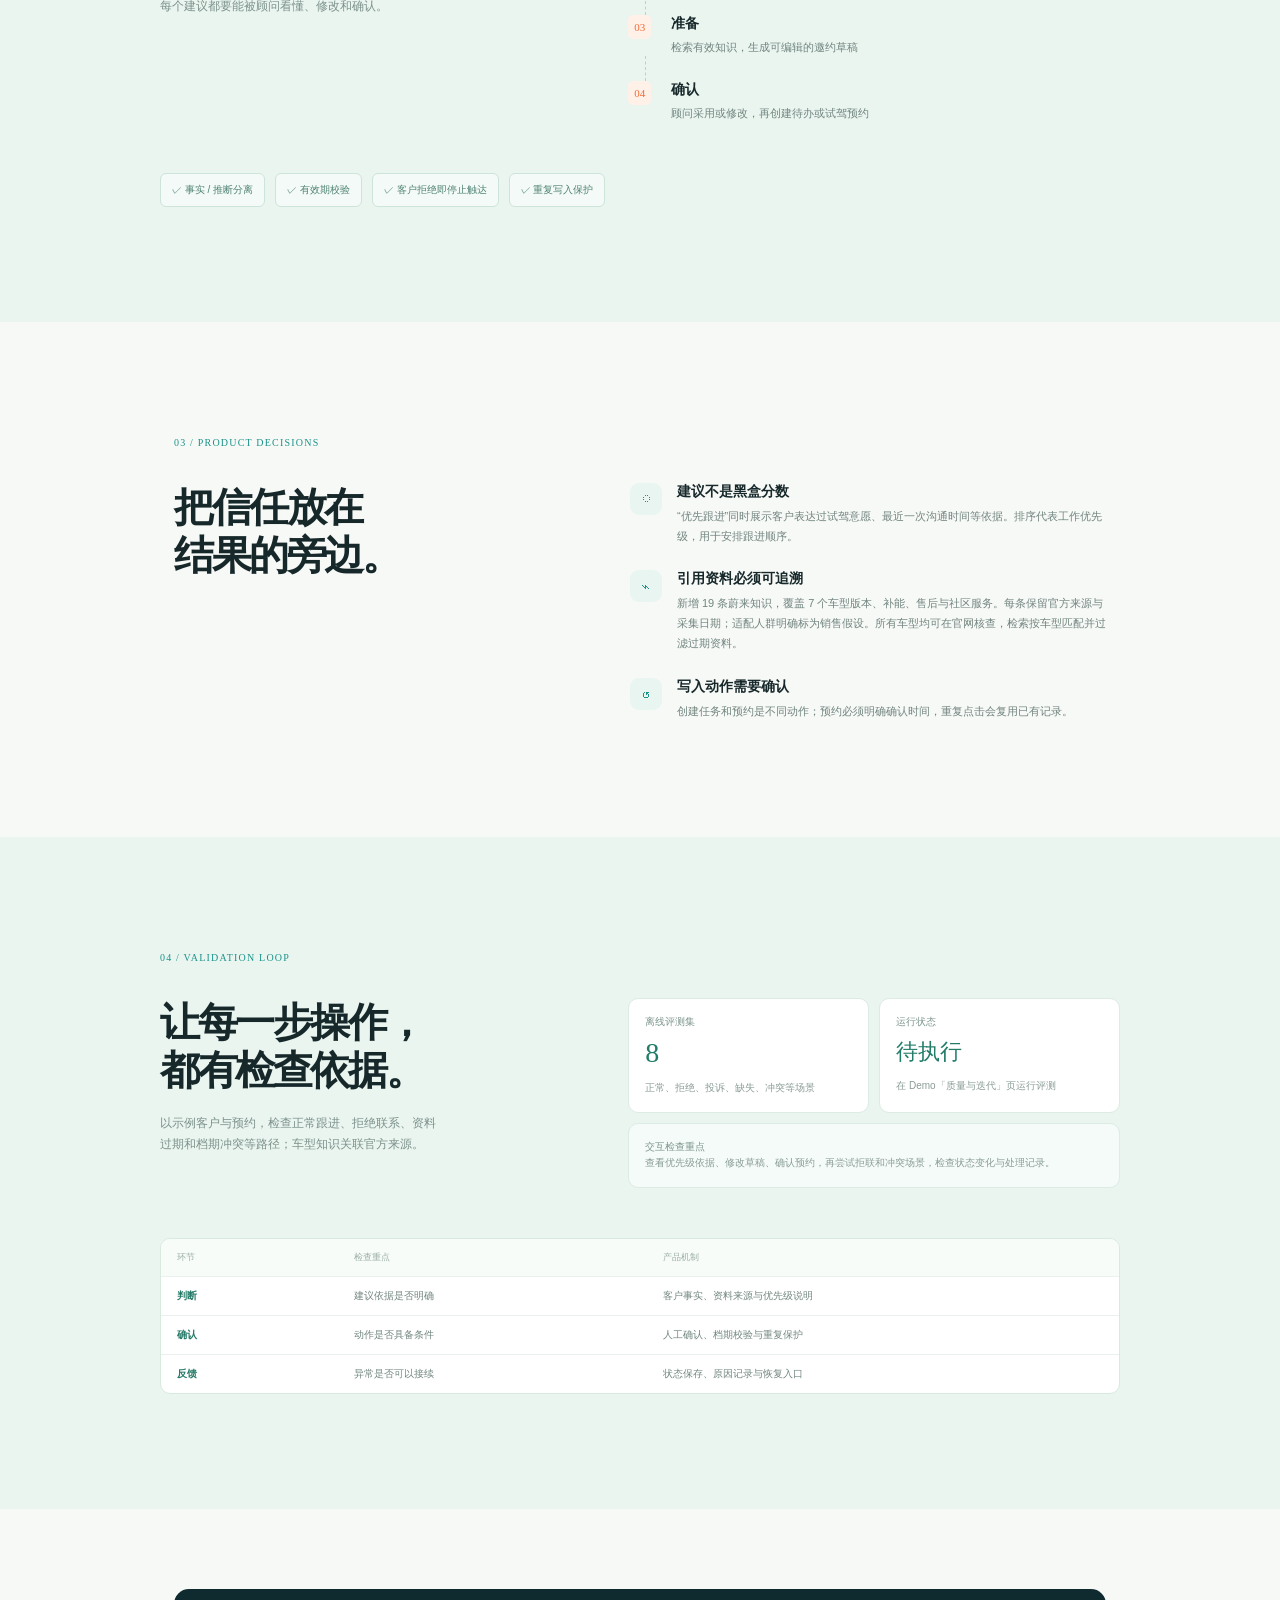
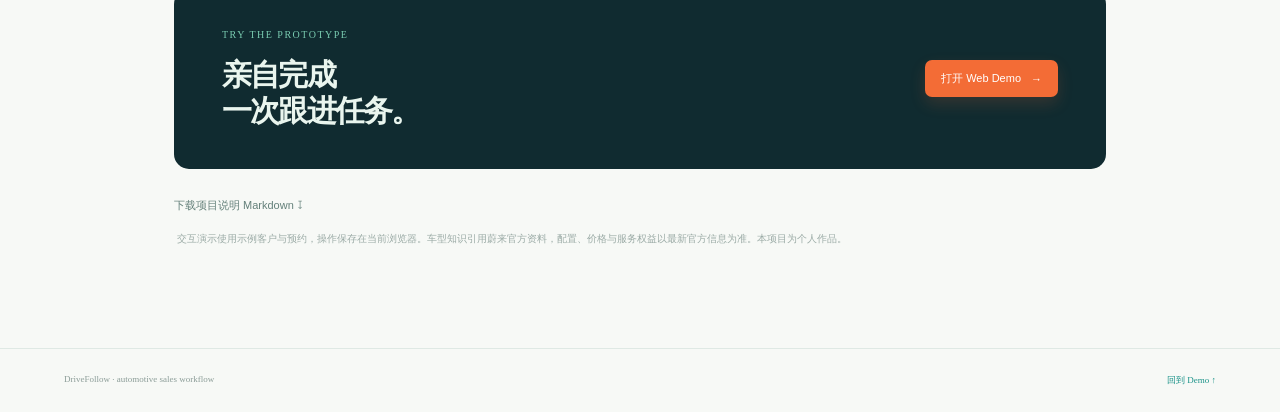
<file: demos/drivefollow/portfolio.html>
<!doctype html>
<html lang="zh-CN">
<head><meta charset="UTF-8"><meta name="viewport" content="width=device-width, initial-scale=1.0"><meta name="theme-color" content="#0c1c22"><title>DriveFollow · 作品集案例</title><link rel="icon" href="./favicon.svg" type="image/svg+xml"><link rel="stylesheet" href="./portfolio.css"></head>
<body>
  <header class="case-nav"><a class="case-brand" href="./"><span class="case-mark">↗</span><b>DriveFollow</b><small>CASE STUDY</small></a><nav><a href="#problem">问题</a><a href="#solution">方案</a><a href="#validation">验证</a><a href="#decisions">取舍</a></nav><div class="case-nav-actions"><a class="text-cta" href="https://sienna-cat.github.io/drivefollow/portfolio/#demos">作品集与四个 Demo ↗</a><a class="case-cta" href="./">打开 Web Demo ↗</a></div></header>
  <main>
    <section class="hero"><div class="hero-copy"><p class="kicker">AI PRODUCT · AUTOMOTIVE RETAIL</p><h1>让销售顾问<br><em>更早行动。</em></h1><p class="hero-lede">DriveFollow 是一个面向汽车一线销售顾问的跟进与试驾邀约工作台。它把客户记录、车型知识和门店规则，串成一条可被确认、修改、追踪的下一步行动。</p><div class="hero-actions"><a class="case-cta" href="./">进入可运行 Demo <span>→</span></a><a class="text-cta" href="#problem">阅读项目说明 ↓</a></div><div class="evidence-note">产品设计 · 客户跟进 · 人工确认 · 交互演示</div><div class="hero-meta"><span><b>角色</b>产品经理 / 设计 / 原型实现</span><span><b>周期</b>交互作品</span><span><b>状态</b><i class="live-dot"></i>可运行 Demo</span></div></div><div class="hero-visual" aria-hidden="true"><div class="visual-glow"></div><div class="visual-window"><div class="window-top"><span class="window-dot red"></span><span class="window-dot yellow"></span><span class="window-dot green"></span><span class="window-url">drivefollow / workspace</span></div><div class="visual-body"><div class="visual-sidebar"><span class="mini-logo">↗</span><i></i><i class="on"></i><i></i><i></i></div><div class="visual-main"><small>THURSDAY · 19 NOV 2026</small><h3>今天，先跟进这些客户 <b>✦</b></h3><div class="visual-cards"><div><span>初始演示客户</span><strong>12</strong><small>虚构数据 · 覆盖多种状态</small></div><div><span>规则评测场景</span><strong>8</strong><small>可在 Demo 中实际执行</small></div></div><div class="visual-lower"><div class="visual-list"><b>待跟进客户</b><p class="sel"><i>陈</i><span>陈先生<small>蔚来 ES6 · 家庭用车</small></span><em>优先跟进</em></p><p><i>林</i><span>林女士<small>蔚来 ET5 · 城市通勤</small></span><em>优先跟进</em></p><p><i>周</i><span>周先生<small>蔚来 ES6 · 周末出游</small></span><em>待补充</em></p></div><div class="visual-action"><span>✦ 优先跟进 · 70</span><h4>把客户关注点，变成试驾体验</h4><small>客户事实 · 后排空间 / 儿童座椅</small><p>陈先生，您好！关于您之前关注的后排空间，建议您到店亲自体验一下蔚来 ES6…</p><label>⌁ 蔚来 ES6 · 官方产品资料</label><span class="mock-action">采用并创建待办 →</span></div></div></div></div></div></div></section>
    <section class="proof-strip"><div><strong>01</strong><span>个具体工作流</span></div><div><strong>04</strong><span>个核心界面</span></div><div><strong>08</strong><span>个可执行评测场景</span></div><div><strong>19</strong><span>条蔚来知识 · 来源可查</span></div></section>
    <section class="case-section" id="problem"><div class="section-number">01 / PROBLEM</div><div class="section-grid"><div><h2>把分散的信息<br><em>带回销售现场。</em></h2></div><div class="section-copy"><p class="lead-copy">销售跟进需要结合客户历史、车型资料与门店规则，判断优先级、准备沟通内容并安排下一步。DriveFollow 将这些信息组织在同一张行动卡中，支持顾问查看、修改与确认。</p><p>项目聚焦一个完整的销售任务：<strong>从待跟进客户中选择下一位，并准备一次有依据的试驾邀约。</strong></p><div class="quote">“今天先跟谁？”<small>— 产品要回答的核心问题</small></div></div></div></section>
    <section class="case-section tinted" id="solution"><div class="section-number">02 / SOLUTION</div><div class="section-grid"><div><h2>从客户事实<br>走到下一步行动。</h2><p class="section-note">每个建议都要能被顾问看懂、修改和确认。</p></div><div class="flow"><div class="flow-step"><b>01</b><div><h3>读取</h3><p>客户历史、最近沟通、车型和已有任务</p></div></div><div class="flow-line"></div><div class="flow-step"><b>02</b><div><h3>判断</h3><p>按已实现的规则排序，展示优先级依据</p></div></div><div class="flow-line"></div><div class="flow-step"><b>03</b><div><h3>准备</h3><p>检索有效知识，生成可编辑的邀约草稿</p></div></div><div class="flow-line"></div><div class="flow-step"><b>04</b><div><h3>确认</h3><p>顾问采用或修改，再创建待办或试驾预约</p></div></div></div></div><div class="guardrail-row"><span>✓ 事实 / 推断分离</span><span>✓ 有效期校验</span><span>✓ 客户拒绝即停止触达</span><span>✓ 重复写入保护</span></div></section>
    <section class="case-section" id="decisions"><div class="section-number">03 / PRODUCT DECISIONS</div><div class="section-grid"><div><h2>把信任放在<br>结果的旁边。</h2></div><div class="decision-list"><article><span class="decision-icon">◌</span><div><h3>建议不是黑盒分数</h3><p>“优先跟进”同时展示客户表达过试驾意愿、最近一次沟通时间等依据。排序代表工作优先级，用于安排跟进顺序。</p></div></article><article><span class="decision-icon">⌁</span><div><h3>引用资料必须可追溯</h3><p>新增 19 条蔚来知识，覆盖 7 个车型版本、补能、售后与社区服务。每条保留官方来源与采集日期；适配人群明确标为销售假设。所有车型均可在官网核查，检索按车型匹配并过滤过期资料。</p></div></article><article><span class="decision-icon">↺</span><div><h3>写入动作需要确认</h3><p>创建任务和预约是不同动作；预约必须明确确认时间，重复点击会复用已有记录。</p></div></article></div></div></section>
    <section class="case-section tinted" id="validation"><div class="section-number">04 / VALIDATION LOOP</div><div class="section-grid"><div><h2>让每一步操作，<br>都有检查依据。</h2><p class="section-note">以示例客户与预约，检查正常跟进、拒绝联系、资料过期和档期冲突等路径；车型知识关联官方来源。</p></div><div class="validation-copy"><div class="validation-card"><span>离线评测集</span><strong>8</strong><small>正常、拒绝、投诉、缺失、冲突等场景</small></div><div class="validation-card"><span>运行状态</span><strong id="portfolioEvalStatus">待执行</strong><small>在 Demo「质量与迭代」页运行评测</small></div><div class="validation-card wide"><span>交互检查重点</span><p>查看优先级依据、修改草稿、确认预约，再尝试拒联和冲突场景，检查状态变化与处理记录。</p></div></div></div><div class="validation-table"><div><span>环节</span><span>检查重点</span><span>产品机制</span></div><div><b>判断</b><span>建议依据是否明确</span><span>客户事实、资料来源与优先级说明</span></div><div><b>确认</b><span>动作是否具备条件</span><span>人工确认、档期校验与重复保护</span></div><div><b>反馈</b><span>异常是否可以接续</span><span>状态保存、原因记录与恢复入口</span></div></div></section>
    <section class="case-section next"><div class="next-card"><div><p class="kicker">TRY THE PROTOTYPE</p><h2>亲自完成<br>一次跟进任务。</h2></div><a class="case-cta" href="./">打开 Web Demo <span>→</span></a></div><div class="case-download"><a class="text-cta" href="./portfolio.md" download>下载项目说明 Markdown ↧</a></div><p class="disclaimer">交互演示使用示例客户与预约，操作保存在当前浏览器。车型知识引用蔚来官方资料，配置、价格与服务权益以最新官方信息为准。本项目为个人作品。</p></section>
  </main>
  <footer class="case-footer"><span>DriveFollow · automotive sales workflow</span><a href="./">回到 Demo ↑</a></footer>
<a href="../../index.html" target="_top" aria-label="返回小岛首页" style="position:fixed;right:16px;bottom:14px;z-index:90;padding:7px 12px;border:1px solid #cbd7d0;border-radius:20px;background:#ffffffed;color:#254c3f;font:12px system-ui;text-decoration:none;box-shadow:0 2px 12px #0001">↖ 作品集首页</a></body></html>
</file>
<file: assets/index-BwsTQqFg.css>
:root{font-family:PingFang SC,Microsoft YaHei,sans-serif;color:#244b46;background:#d5eef0;font-synthesis:none;--ink: #244b46;--accent: #3f7761;--paper: #fffdf5;--muted: #6e8a82;--line: #365f4a19}*{box-sizing:border-box}body{margin:0;overflow:hidden}button,a{-webkit-tap-highlight-color:transparent}button{font:inherit;color:inherit;cursor:pointer}button:focus-visible,a:focus-visible{outline:2px solid var(--accent);outline-offset:5px}button:disabled{cursor:wait}button{border:0}#app{height:100svh;width:100%;position:relative;overflow:hidden}#world{position:absolute;top:0;right:0;bottom:0;left:0}#world canvas{display:block;width:100%;height:100%;outline:none;touch-action:none}.edge-light{position:absolute;top:0;right:0;bottom:0;left:0;pointer-events:none;background:linear-gradient(90deg,#e8f2ec68,transparent 40%),linear-gradient(0deg,#e0f1eb8c,transparent 20%,transparent 80%,#edf6ef8c)}.topbar{position:absolute;top:30px;left:38px;right:38px;display:flex;align-items:center;justify-content:space-between;pointer-events:none;z-index:5}.topbar button,.topbar .theme-picker{pointer-events:auto}.brand{display:flex;gap:11px;align-items:center;background:none;padding:0;text-align:left}.brand-mark{font-family:Georgia,serif;font-size:43px;font-style:italic;line-height:.9;letter-spacing:-6px;color:var(--accent);width:35px;height:44px}.brand-mark>span{color:#d0a566;display:inline-block;transform:translate(4px,2px)}.brand-copy{font-size:15px;font-weight:600;letter-spacing:2px}.brand-copy small{display:block;font-size:7px;font-weight:500;letter-spacing:1.75px;margin-top:7px;color:#63897d}.top-controls{display:flex;align-items:center;gap:10px}.theme-picker{display:flex;gap:3px;padding:5px;background:#ffffefb5;border:1px solid #ffffffbd;border-radius:28px;box-shadow:0 4px 20px #34534405}.theme-picker button{padding:9px 16px;border-radius:22px;font-size:12px;letter-spacing:1px;background:transparent;color:#69877d;transition:background .3s,color .3s,box-shadow .3s}.theme-picker button span{font-family:Georgia,serif;font-size:16px;margin-right:5px}.theme-picker button[aria-pressed=true]{color:var(--accent);background:#fffdf6;box-shadow:0 2px 8px #285c4310}.round-button{display:grid;place-items:center;border-radius:50%;background:#ffffefb5;border:1px solid #fff9;width:39px;height:39px;font-family:Georgia,serif;font-size:18px;color:#55786a}.round-button:hover{background:#fffdf5}.welcome{position:absolute;left:4.8%;top:27%;width:355px;z-index:3;transition:opacity .4s,transform .4s}.eyebrow{display:flex;gap:8px;align-items:center;font-size:9px;letter-spacing:2px;font-weight:500;margin:0 0 23px;line-height:1.5;color:#628677}.eyebrow>span{width:5px;height:5px;background:#bba574;border-radius:50%}.welcome h1{font-family:Songti SC,"Noto Serif CJK SC",Georgia,serif;font-size:36px;font-weight:400;letter-spacing:1px;line-height:1.45;margin:0 0 20px}.welcome h1>span{font-size:33px;letter-spacing:0}.title-dot{color:#ad9e73}.welcome-story{font-size:12px;line-height:2.1;color:#5c7e73;letter-spacing:.3px;margin:0 0 25px}.welcome-instructions{border-top:1px solid var(--line);padding-top:12px;width:294px}.welcome-instructions p{display:flex;gap:10px;align-items:center;font-size:10px;line-height:1.7;color:#69887c;margin:9px 0}.welcome-instructions b{font-weight:500;color:#385d50}.instruction-symbol{font-size:17px;width:18px}.primary-button{display:flex;align-items:center;justify-content:space-between;width:225px;background:#345e50;color:#fffbee;padding:14px 19px;border-radius:7px;font-size:12px;letter-spacing:1px;margin-top:25px;box-shadow:0 7px 19px #305a4a15;transition:transform .2s,background .2s}.primary-button:hover{background:#264f43;transform:translateY(-2px)}.primary-button>span{font-size:19px;line-height:1}.channel-link{display:flex;justify-content:space-between;width:225px;background:none;padding:14px 2px 6px;font-family:Georgia,serif;font-size:12px;color:#5c7b6a}.channel-link span{font-size:17px}.welcome-note{font-size:9px;letter-spacing:.4px;color:#789385;margin:17px 0 0}.exploring .welcome{opacity:0;transform:translateY(10px);pointer-events:none}#camp-labels{position:absolute;top:0;right:0;bottom:0;left:0;pointer-events:none;z-index:2}.camp-label{position:absolute;left:0;top:0;pointer-events:auto;display:flex;align-items:center;gap:9px;border-radius:20px;background:#fffdf2e8;padding:9px 15px 9px 10px;color:#426757;box-shadow:0 3px 18px #365c4c12;border:1px solid #ffffffe0;font-size:10px;letter-spacing:.5px;white-space:nowrap;transition:opacity .2s,background .2s}.camp-label>span:first-child{display:grid;place-items:center;font-family:Georgia,serif;font-size:9px;width:21px;height:21px;border:1px solid #91a58550;border-radius:50%;color:#809375}.camp-label>i{width:4px;height:4px;background:#d7bc7c;border-radius:50%;box-shadow:0 0 7px #f5d789}.camp-label:hover,.camp-label.near,.camp-label.hovered{background:#fffff9;box-shadow:0 4px 22px #567b4d25}.camp-label.out-of-view{opacity:0;pointer-events:none}.island-tools{position:absolute;right:36px;bottom:137px;display:flex;flex-direction:column;align-items:center;gap:15px;z-index:3}.overview-button{display:flex;align-items:center;gap:9px;background:#ffffefba;border:1px solid #fff9;border-radius:20px;font-size:10px;padding:10px 14px;color:#527c6a}.overview-button span{margin-left:10px;color:#83927c}.minimap{position:relative;width:119px;height:139px;background:#f8fbef83;border-radius:65px 65px 14px 14px;border:1px solid #fff8;padding:13px 9px 20px}.map-island{position:relative;width:100%;height:100%;border-radius:50%;background:#a9c29b52;border:1px solid #91b49766;box-shadow:inset 0 0 14px #fff5}.map-north{position:absolute;top:-9px;left:calc(50% - 4px);font:9px Georgia,serif;color:#517969}.map-lake{position:absolute;left:38%;top:40%;width:22%;height:14%;border-radius:50%;background:#8ebcb88a;rotate:-20deg}.map-site{position:absolute;translate:-50% -50%;width:10px;height:10px;border:2px solid #f8f5db;background:#b1a17a;border-radius:50%;padding:0;box-shadow:0 0 0 3px #f8f5db30}.map-site:hover{box-shadow:0 0 0 5px #fff7}.map-site.visited{background:#6a8a75}#map-player{position:absolute;width:7px;height:7px;border-radius:50%;background:#345e50;outline:2px solid #ffffef;translate:-50% -50%;box-shadow:0 0 0 4px #345e501a;left:50%;top:78%;pointer-events:none}.map-caption{position:absolute;bottom:6px;left:0;right:0;display:flex;align-items:center;justify-content:center;gap:5px;font-size:8px;color:#62826e;letter-spacing:1px}.map-caption i{width:4px;height:4px;border-radius:50%;background:#345e50}.compass{position:absolute;right:42px;bottom:150px;display:none}.bottom-bar{position:absolute;left:38px;right:38px;bottom:29px;display:flex;align-items:center;justify-content:space-between;z-index:4;pointer-events:none}.bottom-bar>*{pointer-events:auto}.world-caption>span{font-size:8px;letter-spacing:2.3px;color:#607f74}.world-caption p{font-family:Songti SC,serif;font-size:11px;letter-spacing:1px;margin:9px 0 0;color:#678578}.category-nav{display:flex;gap:5px;padding:7px;background:#fffdf3d9;border:1px solid #ffffffc9;border-radius:12px;box-shadow:0 6px 30px #315a4d0b}.category-nav button{display:flex;align-items:center;gap:9px;background:transparent;padding:11px 14px;border-radius:7px;font-size:11px;color:#608074;white-space:nowrap;transition:background .2s}.category-nav button>span{font-family:Georgia,serif;font-size:10px;color:#a6a78a}.category-nav button:hover,.category-nav button.active{background:#e9eee0}.category-nav button.visited>span{color:var(--accent)}.discovery{display:flex;align-items:center;gap:8px;min-width:100px;justify-content:flex-end;color:#537c69}.discovery>span:first-child{font-family:Georgia,serif;font-size:32px;font-weight:400}.discovery>span:last-child{font-size:9px;color:#6c8c7a;line-height:1.8}.discovery small{display:block;font-size:8px;letter-spacing:1px}.walk-status{position:absolute;bottom:103px;left:50%;translate:-50% 0;font-size:10px;letter-spacing:1px;color:#527c6b;pointer-events:none;padding:7px 13px;border-radius:20px;background:#f7f8ed73;transition:opacity .3s}.work-panel{position:absolute;top:110px;right:35px;bottom:115px;width:333px;background:#fffcf3f5;border:1px solid #fff;border-radius:17px;box-shadow:0 14px 55px #264e411a;z-index:6;overflow:auto;scrollbar-width:thin;scrollbar-color:#c2ceb9 transparent;animation:slideIn .35s ease-out}.close-button{position:absolute;top:13px;right:14px;display:grid;place-items:center;width:27px;height:27px;border-radius:50%;font-size:21px;font-weight:300;background:#fff7;color:#7c8b78;z-index:2}.close-button:hover{background:#e7ecdc}.panel-scene{height:153px;position:relative;background:linear-gradient(145deg,#e6ecda,#f5ecd8);color:#9b997a;border-radius:16px 16px 0 0;padding:18px 22px}.panel-scene>span{position:absolute;left:22px;top:20px;font:italic 32px Georgia,serif;opacity:.45}.panel-scene svg{position:absolute;left:65px;top:7px;width:220px;height:110px}.panel-scene>p{position:absolute;bottom:10px;left:22px;font-size:7px;letter-spacing:2px;color:#818e74}.panel-body{padding:23px 25px 21px}.panel-body .eyebrow{font-size:8px;margin-bottom:11px}.panel-body h2{font-family:Songti SC,serif;font-size:28px;font-weight:400;letter-spacing:2px;margin:0 0 16px}.work-intro{font-family:Songti SC,serif;font-size:13px;line-height:1.9;color:#536f61;margin:0 0 13px}#work-description{font-size:10px;line-height:1.9;color:#7a8b7b;margin:0 0 21px}.section-row{display:flex;gap:14px;padding:13px 0;border-top:1px solid #6c7b6217}.section-row>span{font:italic 14px Georgia,serif;color:#a5ad90;line-height:1.7}.section-row h3{font-size:11px;font-weight:500;letter-spacing:1px;margin:0 0 5px}.section-row p{font-size:10px;line-height:1.6;color:#88917f;margin:0}.pending-note{display:flex;gap:9px;align-items:flex-start;margin-top:15px;padding:11px 12px;background:#e8eddf80;border-radius:7px;color:#819079}.pending-note>span{width:5px;height:5px;border-radius:50%;background:#a6b08e;margin-top:5px;flex-shrink:0}.pending-note p{margin:0;font-size:10px;line-height:1.7}.pending-note small{display:block;font-size:8px;color:#9aa18f}.continue-button{display:flex;justify-content:space-between;width:100%;padding:15px 0 0;background:none;color:#557b65;font-size:11px}.panel-open .island-tools{opacity:0;pointer-events:none}.panel-open .camp-label{opacity:.6}.touch-pad{display:none}#toast{position:absolute;left:50%;top:106px;translate:-50% 0;background:#fffdf2f2;border:1px solid #fffffff0;color:#50705d;border-radius:9px;padding:11px 18px;box-shadow:0 7px 25px #46695810;font-size:11px;z-index:20;text-align:center;max-width:90vw}#loading{position:absolute;top:0;right:0;bottom:0;left:0;background:#e1efeb;z-index:30;display:flex;align-items:center;justify-content:center;flex-direction:column;transition:opacity .7s;pointer-events:none}.loading-island{font-size:45px;color:#779c7d;animation:turn 8s linear infinite}#loading p{font:16px Songti SC,serif;letter-spacing:2px;margin:25px 0 13px}#loading>span{font-size:7px;letter-spacing:2px;color:#8da391}#loading.loaded{opacity:0}dialog{border:1px solid #fff;border-radius:18px;background:#fcfbf2;color:var(--ink);width:min(450px,calc(100vw - 36px));padding:35px;box-shadow:0 25px 100px #183f3b28;max-height:85svh;overflow:auto}dialog::backdrop{background:#294c4b55;-webkit-backdrop-filter:blur(5px);backdrop-filter:blur(5px)}dialog h2{font-family:Songti SC,serif;font-size:27px;font-weight:400;letter-spacing:2px;margin:0 0 20px}.help-intro{font-size:12px;line-height:1.9;color:#7a8c78}dialog dl{margin:22px 0}dialog dl>div{padding:12px 0;border-top:1px solid var(--line)}dialog dt{font-size:12px;letter-spacing:1px;margin-bottom:6px}dialog dd{font-size:11px;line-height:1.8;margin:0;color:#7d8d78}.help-foot{font-size:10px;line-height:1.8;color:#93a088}dialog .primary-button{width:100%;justify-content:center}#fallback{position:absolute;top:120px;left:50%;translate:-50% 0;width:min(350px,85vw);background:#fffdf4;padding:25px;border-radius:15px;font-size:12px;line-height:1.8;z-index:3}#fallback h2{font-size:17px}[hidden]{display:none!important}body[data-theme=desert]{--accent: #a47348;--ink: #715b46;--muted: #99836b;--line: #937c601c}body[data-theme=ocean]{--accent: #587ba1;--ink: #435a78;--muted: #8291a8;--line: #526a921a}body[data-theme=desert] .edge-light{background:linear-gradient(90deg,#f9edda77,transparent 40%),linear-gradient(0deg,#e6ebe780,transparent 22%,transparent 80%,#fbefdf88)}body[data-theme=ocean] .edge-light{background:linear-gradient(90deg,#e9edf877,transparent 40%),linear-gradient(0deg,#dce9f780,transparent 22%,transparent 80%,#edf3fa88)}body[data-theme=desert] .primary-button{background:#98724d}body[data-theme=ocean] .primary-button{background:#5e7e9f}body[data-theme=desert] .panel-scene{background:linear-gradient(145deg,#ecddc2,#f6ead8);color:#b09c7f}body[data-theme=ocean] .panel-scene{background:linear-gradient(145deg,#dce5ed,#e5ddea);color:#92a1b5}@keyframes slideIn{0%{opacity:0;translate:12px 0}to{opacity:1;translate:0 0}}@keyframes turn{to{rotate:360deg}}@media(min-width:1650px){.welcome{left:6%;top:29%}.welcome h1{font-size:42px}.welcome h1>span{font-size:37px}.work-panel{width:365px}.panel-body{padding:28px}.welcome-story{font-size:13px}}@media(max-width:1100px){.topbar{left:24px;right:24px;top:23px}.welcome{left:30px;width:300px;top:25%}.welcome h1{font-size:31px}.welcome h1>span{font-size:29px}.world-caption{display:none}.bottom-bar{left:24px;right:24px;gap:20px}.category-nav{margin:auto}.category-nav button{padding:11px}.island-tools{right:22px}.work-panel{right:22px;width:310px}.discovery{min-width:65px}.brand-copy small{font-size:6px}.camp-label{padding:7px 10px;font-size:9px;gap:6px}}@media(max-width:700px){.topbar{top:19px;left:19px;right:16px;align-items:flex-start}.brand-mark{font-size:36px;width:28px}.brand{gap:7px}.brand-copy{font-size:13px;letter-spacing:1px;padding-top:4px}.brand-copy small{font-size:5px;letter-spacing:1px}.top-controls{gap:7px;flex-wrap:wrap;justify-content:flex-end;max-width:205px}.theme-picker{padding:3px;gap:1px}.theme-picker button{padding:6px 10px;font-size:10px;letter-spacing:0}.theme-picker button span{font-size:13px;margin-right:3px}.round-button{width:30px;height:30px;font-size:15px}.top-controls>.round-button{margin-top:0}.welcome{left:22px;top:auto;bottom:110px;width:calc(100% - 44px);padding:23px;background:#fffdf2e8;border:1px solid #fff;border-radius:15px;box-shadow:0 10px 40px #315a4d12}.welcome .eyebrow{font-size:7px;margin-bottom:11px;letter-spacing:1.6px}.welcome h1{font-size:25px;line-height:1.35;margin-bottom:12px}.welcome h1>span{font-size:25px}.welcome-story{font-size:10px;line-height:1.9;margin-bottom:14px}.welcome-instructions{width:100%;padding-top:5px}.welcome-instructions p{font-size:9px;margin:6px 0}.welcome .primary-button{width:100%;margin-top:17px;padding:11px 16px}.channel-link{width:100%;font-size:10px;padding:10px 0 0}.welcome-note{display:none}.welcome-instructions .instruction-symbol{font-size:15px}.bottom-bar{left:12px;right:12px;bottom:15px;display:block}.category-nav{padding:5px;gap:2px;border-radius:11px;justify-content:space-between}.category-nav button{flex-direction:column;gap:5px;padding:8px;font-size:9px}.category-nav button>span{font-size:9px}.discovery{display:none}.island-tools{right:15px;bottom:126px;gap:10px}.overview-button{font-size:9px;padding:8px 10px;gap:6px}.overview-button span{display:none}.minimap{width:82px;height:94px;padding:10px 7px 17px;border-radius:45px 45px 10px 10px}.map-caption{font-size:6px;bottom:4px}.map-site{width:8px;height:8px;border-width:1.5px}#map-player{width:5px;height:5px;outline-width:1.5px}.map-north{font-size:7px;top:-6px}.walk-status{bottom:94px;font-size:8px;padding:6px 10px;white-space:nowrap;max-width:95vw}.work-panel{left:14px;right:14px;top:auto;bottom:90px;width:auto;max-height:51svh;border-radius:14px}.panel-scene{height:95px}.panel-scene svg{height:80px;width:150px;top:-1px;left:auto;right:34px}.panel-scene>span{font-size:26px;top:16px}.panel-scene>p{bottom:5px;font-size:6px}.panel-body{padding:17px 21px}.panel-body h2{font-size:24px;margin-bottom:10px}.panel-body .eyebrow{font-size:7px;margin-bottom:7px}.work-intro{font-size:12px;margin-bottom:9px}#work-description{font-size:10px;margin-bottom:15px}.section-row{padding:10px 0}.pending-note{margin-top:10px}.camp-label{font-size:8px;gap:4px;padding:6px 8px}.camp-label>span:first-child{width:17px;height:17px;font-size:8px}.camp-label>i{width:3px;height:3px}.touch-pad{position:absolute;display:grid;grid-template:repeat(3,31px) / repeat(3,31px);left:16px;bottom:132px;z-index:4;gap:3px;opacity:0;pointer-events:none}.exploring .touch-pad{opacity:1;pointer-events:auto}.touch-pad button{background:#fffdf0b5;color:#597c65;border:1px solid #fff9;border-radius:9px;font-size:14px;touch-action:none;-webkit-user-select:none;user-select:none}.touch-pad button:active{background:#d9e5cd}.touch-pad button:first-child{grid-area:1/2}.touch-pad button:nth-child(2){grid-area:2/1}.touch-pad>span{grid-area:2/2;display:grid;place-items:center;font-size:12px;color:#6b8d70}.touch-pad button:nth-child(4){grid-area:2/3}.touch-pad button:last-child{grid-area:3/2}.panel-open .touch-pad{opacity:0;pointer-events:none}#toast{top:105px;font-size:10px;width:max-content;max-width:calc(100vw - 32px)}dialog{padding:27px}dialog h2{font-size:24px}.help-intro{font-size:11px}}@media(max-height:700px)and (min-width:701px){.welcome{top:20%}.welcome h1{font-size:29px;margin-bottom:10px}.welcome h1>span{font-size:27px}.welcome .eyebrow{margin-bottom:12px}.welcome-story{margin-bottom:14px}.welcome .primary-button{margin-top:14px}.welcome-note{display:none}.work-panel{top:88px;bottom:100px}.panel-scene{height:110px}.panel-scene svg{height:88px}.island-tools{bottom:112px}}@media(prefers-reduced-motion:reduce){*,*:before,*:after{animation:none!important;transition:none!important}}body:not(.exploring) .walk-status{display:none}@media(max-width:700px){body:not(.exploring) .island-tools{display:none}.touch-pad{visibility:hidden}.exploring .touch-pad{visibility:visible}.panel-open .touch-pad{visibility:hidden}}@media(min-width:701px)and (max-width:1100px){.welcome{background:#fffdf2ed;border:1px solid #fff9;border-radius:15px;padding:22px;width:326px;left:24px;top:20%;box-shadow:0 8px 30px #315a4d0b}.welcome-instructions{width:100%}.welcome h1,.welcome h1>span{font-size:27px}.welcome .eyebrow{font-size:8px}.welcome .primary-button{margin-top:17px}}body{--paper: #fcfaf1;--paper-deep: #e9eddd;--ink: #304e41;--line: #536e5324;--soft: #718274;--stamp: #597c56;--glow: #d7e8be}body[data-theme=desert]{--paper: #fff5e8;--paper-deep: #f0dfc3;--ink: #684b36;--line: #9873452b;--soft: #92775f;--stamp: #b07b44;--glow: #efd2a0}body[data-theme=ocean]{--paper: #f3fbff;--paper-deep: #d8eaf1;--ink: #35536b;--line: #557d9b28;--soft: #6b879c;--stamp: #507ea1;--glow: #b5ddea}.work-panel{width:min(590px,47vw);top:96px;bottom:105px;background:var(--paper);border:1px solid #ffffffb3;color:var(--ink);box-shadow:0 24px 75px #19372e24;border-radius:20px;scroll-padding:20px}.work-panel .close-button{position:sticky;float:right;top:14px;margin:14px 15px -45px 0;background:var(--paper);color:var(--ink);width:32px;height:32px;z-index:5;box-shadow:0 2px 15px #0001}.work-panel .panel-scene{height:88px;border-radius:20px 20px 0 0;background-color:var(--paper-deep);background-image:repeating-radial-gradient(ellipse at 65% 160%,transparent 0 13px,#69865912 14px 15px,transparent 16px 26px);color:var(--stamp);overflow:hidden}.work-panel .panel-scene svg{height:85px;width:170px;left:auto;right:70px;top:0;opacity:.65}.work-panel .panel-scene>span{top:12px;font-size:34px}.work-panel .panel-scene>p{bottom:10px;font-size:8px;color:var(--ink)}body[data-theme=desert] .work-panel .panel-scene{background:radial-gradient(ellipse at 30% 150%,#c9975c66 0 40%,transparent 40%),radial-gradient(ellipse at 80% 120%,#e6be8a99 0 50%,transparent 50%),var(--paper-deep)}body[data-theme=ocean] .work-panel .panel-scene{background:repeating-radial-gradient(ellipse at 10% -130%,transparent 0 18px,#6b9cb31c 19px 20px,transparent 21px 30px),var(--paper-deep)}.work-panel .panel-body{padding:24px 28px}.work-panel .panel-body h2{font-size:29px;letter-spacing:1px;margin-bottom:8px;color:var(--ink)}.work-panel .work-intro{font-size:13px;margin-bottom:3px;color:var(--ink)}.work-panel #work-description{font-size:11px;color:var(--soft);margin-bottom:20px}.work-panel .panel-body .eyebrow{color:var(--stamp)}.work-panel h3{font-size:18px;font-weight:600;line-height:1.55;margin:8px 0 12px}.work-panel p{line-height:1.85}.work-panel a{text-decoration:none;color:var(--ink)}.ex-metrics{display:grid;grid-template-columns:1fr 1fr;gap:12px;margin:16px 0}.ex-metrics>div{border-left:2px solid var(--stamp);padding-left:13px;display:flex;flex-direction:column;gap:5px}.ex-metrics strong{font:30px Georgia,Songti SC,serif;letter-spacing:-1px}.ex-metrics span{font-size:10px;color:var(--soft)}.account-links{display:flex;gap:8px;margin:21px 0 25px}.account-links a{border:1px solid var(--line);border-radius:30px;padding:8px 15px;font-size:11px;transition:background .2s}.account-links a:hover,.choice-strip button:hover{background:var(--paper-deep)}.ex-kicker{font-size:9px;letter-spacing:1.6px;display:flex;justify-content:space-between;gap:8px;color:var(--soft);margin:22px 0 12px}.ex-kicker>span{letter-spacing:0;font-size:10px}.choice-strip{display:flex;padding:4px;border:1px solid var(--line);border-radius:11px;gap:3px;margin:12px 0 17px}.choice-strip button{flex:1;font-size:11px;color:var(--soft);padding:10px 5px;border-radius:8px;transition:background .2s}.choice-strip button[aria-pressed=true]{background:var(--ink);color:var(--paper);box-shadow:0 3px 8px #0001}.screening{display:grid;grid-template-columns:43% 1fr;gap:22px;align-items:center}.evidence{position:relative;overflow:hidden;border-radius:12px;display:block;width:100%;background:var(--paper-deep)}.evidence img{display:block;width:100%;height:100%;object-fit:cover;transition:transform .5s}.evidence:hover img{transform:scale(1.035)}.poster{aspect-ratio:3/4.7;transform:rotate(-1.5deg);box-shadow:0 7px 20px #1d302322}.poster img{object-fit:contain}.zoom-hint{position:absolute;bottom:8px;right:8px;background:#fffdf1e8;color:#324d41;padding:5px 8px;font-size:9px;border-radius:20px;opacity:0;transition:opacity .2s}.evidence:hover .zoom-hint,.evidence:focus-visible .zoom-hint{opacity:1}.tiny-label{font-size:9px;letter-spacing:1px;color:var(--soft);display:block;line-height:1.8}.work-panel .screening-copy h3{font-family:Songti SC,serif;font-size:22px;font-weight:500}.work-stat{margin-top:22px;color:var(--stamp);display:flex;align-items:baseline;gap:5px}.work-stat strong{font:30px Georgia,Songti SC,serif}.work-stat span{font-size:10px}.screening-copy small,.award-card small{font-size:9px;color:var(--soft);line-height:1.6}.action-link{display:inline-flex;align-items:center;gap:15px;font-size:11px;border-bottom:1px solid var(--stamp);padding:8px 0;margin-top:12px}.screening-copy .action-link{display:flex;width:max-content}.field-fold{border-top:1px dashed var(--line);padding:14px 0;font-size:12px;margin-top:12px}.field-fold summary{cursor:pointer;list-style:none;display:flex;justify-content:space-between;font-weight:500}.field-fold[open] summary span{transform:rotate(45deg)}.field-fold p{font-size:12px;color:var(--ink);margin:13px 0 5px}.field-fold small{font-size:10px;color:var(--soft);line-height:1.8}.field-fold ol{padding-left:20px;line-height:2.1;font-size:11px}.medal-shelf{display:grid;grid-template-columns:repeat(4,1fr);gap:7px;margin:20px 0 23px}.medal-shelf button{font-size:10px;display:flex;flex-direction:column;align-items:center;gap:12px;color:var(--soft);padding:10px 0;border-radius:12px}.medal{font:italic 26px Georgia,serif;display:grid;place-items:center;width:58px;height:58px;border:1px solid var(--stamp);outline:1px dashed var(--line);outline-offset:-6px;border-radius:50%;position:relative;transition:transform .3s,background .3s;color:var(--stamp)}.medal:after{content:"✦";font-size:12px;position:absolute;bottom:-8px;background:var(--paper);padding:0 3px}.medal-shelf button[aria-pressed=true]{color:var(--ink);background:var(--paper-deep)}.medal-shelf button[aria-pressed=true] .medal{background:var(--stamp);color:var(--paper);transform:rotate(-7deg)}.award-heading{display:flex;gap:15px;align-items:center;justify-content:space-between;margin-bottom:12px}.award-heading strong{font-family:Songti SC,serif;font-size:23px;color:var(--stamp);white-space:nowrap}.award-heading h3{margin-bottom:0}.award-photo{height:270px}.award-photo img{object-fit:contain}.photo-caption{font-family:Songti SC,serif;font-size:14px;margin-bottom:4px}.source-note{font-size:9px;color:var(--soft);margin-top:20px}.journal-cover{display:flex;gap:20px;border-top:1px solid var(--line);border-bottom:1px solid var(--line);padding:22px 0;margin:18px 0;align-items:center}.journal-no{font:70px Georgia,serif;color:var(--stamp);line-height:1}.journal-no small{display:block;font:8px sans-serif;letter-spacing:2px;margin-top:10px}.work-panel .journal-cover h3{font-family:Songti SC,serif;font-size:19px;font-weight:500;margin-bottom:6px}.journal-cover p{font-size:10px;color:var(--soft);margin:0}.research-leaf{position:relative;min-height:215px;background:linear-gradient(135deg,var(--paper-deep),var(--paper));padding:27px 24px;border-radius:4px 24px 24px 4px;border-left:3px solid var(--stamp);overflow:hidden}.research-symbol{position:absolute;right:15px;bottom:0;font:140px Georgia;opacity:.07}.research-leaf h3{font-family:Songti SC,serif;font-size:22px;font-weight:400;position:relative}.research-leaf p{font-size:13px;max-width:95%;position:relative}.paper-links{display:flex;align-items:center;flex-wrap:wrap;gap:18px;font-size:11px}.text-link{font-size:11px;color:var(--ink)}.career-fold{border:1px solid var(--line);border-radius:12px;padding:14px;margin-bottom:24px}.career-fold summary{display:flex;gap:12px;align-items:center;cursor:pointer;list-style:none}.career-fold summary>span:last-child{margin-left:auto}.company-mark{width:36px;height:36px;display:grid;place-items:center;background:var(--paper-deep);color:var(--stamp);border-radius:10px;font:italic 24px Georgia}.career-fold b{font-size:13px;font-weight:500}.career-fold small{display:block;font-size:9px;color:var(--soft);margin-top:4px}.career-timeline{padding:10px 8px 0 16px}.career-timeline article{border-left:1px solid var(--line);padding:5px 0 5px 15px}.career-timeline h4{font-size:12px;margin:8px 0}.career-timeline p{font-size:11px;color:var(--soft)}.project-cover{background:var(--paper-deep);border-radius:12px;padding:21px 24px;position:relative;overflow:hidden}.project-icon{font:110px Georgia;position:absolute;right:13px;top:-5px;opacity:.12}.project-cover h3{font-family:Songti SC,serif;font-size:25px;font-weight:400;margin:8px 0 0}.project-cover>p{font-size:11px;color:var(--soft);margin:4px 0 20px}.project-cover .ex-metrics{margin-bottom:0}.project-cover .ex-metrics strong{font-size:24px}.step-path{display:flex;gap:8px;margin:25px 0 17px;position:relative}.step-path:before{content:"";position:absolute;top:15px;left:10%;right:10%;height:1px;background:var(--line)}.step-path button{position:relative;flex:1;display:flex;flex-direction:column;align-items:center;gap:8px;font-size:10px;color:var(--soft)}.step-path b{border:1px solid var(--line);border-radius:50%;width:30px;height:30px;display:grid;place-items:center;background:var(--paper);font:12px Georgia}.step-path button[aria-pressed=true]{color:var(--ink)}.step-path button[aria-pressed=true] b{background:var(--stamp);color:var(--paper)}.case-step{min-height:150px;border-left:2px solid var(--stamp);padding:8px 0 8px 17px}.case-step h3{font-size:17px;margin:7px 0}.case-step p{font-size:12px;margin:0;color:var(--ink)}.case-footer{display:flex;justify-content:space-between;gap:10px;align-items:center;margin:15px 0;font-size:9px;color:var(--soft)}.case-footer button{color:var(--stamp);font-size:11px;padding:6px 0}.trail-complete{color:var(--stamp)}.conversation-card{margin-top:25px;padding:20px 22px;background:var(--paper-deep);border-radius:12px}.conversation-card b{font-family:Songti SC,serif;font-size:18px;font-weight:500}.conversation-card p{font-size:11px;color:var(--soft);margin:7px 0 0}.work-panel .continue-button{color:var(--ink);margin-top:20px;border-color:var(--line)}#evidence-dialog{border:1px solid #fff7;background:var(--paper);color:var(--ink);border-radius:15px;padding:20px;max-width:min(900px,92vw);max-height:92svh;overflow:auto}#evidence-dialog::backdrop{background:#173633bb;-webkit-backdrop-filter:blur(7px);backdrop-filter:blur(7px)}#evidence-dialog img{max-width:100%;max-height:78svh;object-fit:contain;display:block;margin:auto}#evidence-dialog p{font-size:12px;text-align:center}#close-evidence{position:sticky;top:0;float:right;width:35px;height:35px;border-radius:50%;background:var(--paper);color:var(--ink);font-size:25px;z-index:1}.story-enter{animation:exEnter .3s ease-out}@keyframes exEnter{0%{opacity:.35;transform:translateY(6px)}to{opacity:1;transform:translateY(0)}}@media(max-width:1100px)and (min-width:701px){.work-panel{width:490px;max-width:57vw;right:20px}}@media(max-width:700px){.work-panel{top:auto;bottom:88px;width:calc(100% - 24px);right:12px;max-height:68svh;border-radius:20px}.work-panel .panel-scene{height:65px}.work-panel .panel-scene>span{font-size:25px;top:7px}.work-panel .panel-scene>p{font-size:7px;bottom:8px}.work-panel .panel-scene svg{height:60px;right:60px;top:0}.work-panel .panel-body{padding:20px}.work-panel .panel-body h2{font-size:25px}.work-panel .work-intro{font-size:12px}.work-panel #work-description{font-size:10px}.ex-metrics strong{font-size:27px}.ex-kicker{letter-spacing:1px;font-size:8px}.ex-kicker>span{font-size:9px}.screening{gap:16px;grid-template-columns:43% 1fr}.work-panel .screening-copy h3{font-size:18px}.work-stat strong{font-size:25px}.work-stat{margin-top:10px}.medal{width:48px;height:48px;font-size:23px}.medal-shelf button{font-size:9px}.award-heading strong{font-size:21px}.award-photo{height:230px}.journal-no{font-size:50px}.journal-cover{gap:13px}.work-panel .journal-cover h3{font-size:16px}.project-cover{padding:18px}.project-cover .ex-metrics strong{font-size:21px}.research-leaf{padding:22px 18px;min-height:210px}.research-leaf h3{font-size:20px}.case-footer{align-items:flex-start}}@media(prefers-reduced-motion:reduce){.story-enter{animation:none}.evidence img,.medal{transition:none}}.work-panel .panel-scene{height:64px}.work-panel .panel-scene svg{height:62px;right:60px}.work-panel .panel-scene>span{top:8px;font-size:27px}.work-panel .panel-body{padding-top:18px}.work-panel #work-description{display:none}.ex-metrics{margin:14px 0}.account-links{margin:15px 0 18px}.ex-kicker{margin-top:16px}.poster{height:260px;aspect-ratio:auto}@media(max-width:700px){.poster{height:228px}.work-panel .panel-scene{height:57px}.work-panel .panel-scene svg{height:54px}}@media(min-width:701px)and (max-height:780px){.welcome-note{display:none}}.choice-strip button,.medal-shelf button,.step-path button,.text-link,.case-footer button{background:transparent}.account-links{flex-wrap:wrap}.project-contact-links{display:flex;flex-wrap:wrap;gap:8px 24px}.text-only{display:block;padding:24px;background:var(--paper-deep);border-radius:15px;min-height:220px}.screening-copy>p{font-size:12px;color:var(--soft)}.choice-strip{flex-wrap:wrap}.choice-strip button{min-width:80px;overflow-wrap:anywhere}.medal-shelf{grid-template-columns:repeat(auto-fit,minmax(75px,1fr))}.step-path button{line-height:1.8;overflow-wrap:anywhere}.account-links:empty{display:none}.photo-collection{margin:24px 0}.photo-collection .collection-caption{gap:12px;line-height:1.6}.photo-grid{display:grid;grid-template-columns:repeat(2,minmax(0,1fr));gap:16px 12px}.photo-grid figure{min-width:0;margin:0}.photo-grid figure:first-child:nth-last-child(3){grid-column:1 / -1}.photo-grid figure:first-child:nth-last-child(3) .gallery-photo{aspect-ratio:5 / 4}.gallery-photo{aspect-ratio:3 / 4;border:1px solid var(--line)}.gallery-photo img{object-fit:contain}.gallery-photo .zoom-hint{opacity:1}.evidence:focus-visible{outline:3px solid var(--stamp);outline-offset:3px}.photo-grid figcaption{margin-top:8px;font-size:11px;color:var(--soft);line-height:1.65}.project-flow{display:grid;grid-template-columns:repeat(4,minmax(0,1fr));gap:6px;padding:0;margin:18px 0 24px;list-style:none}.project-flow li{min-width:0;border-top:2px solid var(--stamp);padding:9px 7px;background:var(--paper-deep);border-radius:0 0 7px 7px}.project-flow small{display:block;margin-bottom:5px;color:var(--stamp);font:13px Georgia,serif}.project-flow span{display:block;font-size:11px;line-height:1.65}.chapter-points{padding:0;margin:12px 0 0;list-style:none}.chapter-points li+li{border-top:1px solid var(--line);margin-top:15px;padding-top:15px}.chapter-points strong{font-size:13px;font-weight:600}.work-panel .chapter-points p{margin:6px 0 0;font-size:12px}.project-cover>div>p{font-size:12px;color:var(--soft)}.brand-copy{max-width:240px;overflow-wrap:anywhere}#camp-total{font-weight:inherit}@media(max-width:700px){.brand-copy{max-width:135px}.screening-copy .ex-metrics{display:block}.screening-copy .ex-metrics>div{margin:10px 0}}.collection-caption{display:flex;justify-content:space-between;color:var(--soft);font-size:10px;letter-spacing:.8px;margin:22px 0 8px}.collection-grid{display:grid;grid-template-columns:repeat(2,minmax(0,1fr));gap:5px;border:0;padding:0;margin-top:0}.collection-grid button{min-width:0;text-align:left;border:1px solid var(--line);font-size:11px;min-height:38px;padding:10px 12px;line-height:1.5}.project-cover p{font-size:12px;margin:9px 0 0;color:var(--ink)}.experience-entry{padding:18px 0;border-bottom:1px solid var(--line);display:flex;flex-direction:column;gap:12px}.experience-entry p{font-size:11px;color:var(--soft);margin:3px 0}.experience-button{display:flex;align-items:center;justify-content:space-between;gap:20px;background:var(--ink);color:var(--paper);border-radius:10px;padding:13px 16px;text-align:left;font-size:12px}.experience-button:hover{filter:brightness(1.16)}.experience-button span{font-size:18px}.experience-dialog{--dialog-bg:var(--paper);width:min(1120px,calc(100vw - 64px));max-width:none;height:min(810px,calc(100dvh - 64px));max-height:none;padding:0;border:1px solid var(--line);border-radius:20px;color:var(--ink);background:var(--dialog-bg);box-shadow:0 35px 120px #17372e55;overflow:hidden}.experience-dialog[open]{display:flex;flex-direction:column}.experience-dialog::backdrop{background:#142f2bbb;-webkit-backdrop-filter:blur(8px);backdrop-filter:blur(8px)}.experience-header{flex-shrink:0;display:flex;align-items:center;gap:20px;padding:16px 24px;border-bottom:1px solid var(--line);background:var(--paper)}.experience-header h2{margin:3px 0 0;font-size:19px;line-height:1.6;font-family:Songti SC,Georgia,serif;font-weight:500}.experience-tools{margin-left:auto;font-size:11px}.experience-tools a{color:var(--ink);text-decoration:none}.experience-close{flex-shrink:0;width:36px;height:36px;border:1px solid var(--line);background:var(--paper-deep);border-radius:50%;font-size:23px;color:var(--ink)}.experience-body{overflow:auto;flex:1;min-height:0;padding:24px 32px 32px;overscroll-behavior:contain}.is-demo .experience-body{padding:0;overflow:hidden}.experience-body iframe{display:block;width:100%;height:100%;border:0;background:#fff}.lab-intro{margin-bottom:22px}.lab-intro p{font-size:12px;line-height:1.8;color:var(--soft);margin:5px 0}.lab-intro .lab-lede{font-size:25px;font-family:Songti SC,Georgia,serif;color:var(--ink);margin:0 0 6px}.lab-toolbar{display:flex;flex-wrap:wrap;gap:16px;align-items:end;margin-bottom:20px}.lab-filters{display:flex;gap:5px;padding:4px;background:var(--paper-deep);border-radius:10px}.lab-filters button{border-radius:7px;padding:9px 12px;font-size:12px;background:transparent;color:var(--ink)}.lab-filters [aria-pressed=true]{background:var(--ink);color:var(--paper)}.lab-toolbar label,.scenario-select{display:flex;flex-direction:column;gap:7px;font-size:11px;flex:1;min-width:180px;color:var(--soft)}.experience-body select{width:100%;max-width:100%;color:var(--ink);background:var(--paper);border:1px solid var(--line);border-radius:8px;padding:10px;font:12px system-ui;min-height:42px;text-overflow:ellipsis}.sample-story{background:var(--paper-deep);padding:18px 22px;border-radius:12px;margin:16px 0}.sample-meta{display:flex;align-items:center;justify-content:space-between;gap:12px;font-size:11px;color:var(--soft)}.sample-meta strong{font-size:10px;border:1px solid currentColor;border-radius:20px;padding:5px 9px;font-weight:500}.sample-meta .fail{color:#a24732}.sample-meta .pass{color:var(--stamp)}.sample-story blockquote{font-family:Songti SC,Georgia,serif;font-size:21px;line-height:1.7;margin:14px 0 2px}.sample-story small{display:block;font:10px system-ui;color:var(--soft);margin-bottom:6px}.comparison-grid{display:grid;grid-template-columns:repeat(3,minmax(0,1fr));gap:12px}.comparison-card{border:1px solid var(--line);border-radius:12px;padding:16px;min-width:0}.comparison-card.revised{border-color:var(--stamp);background:var(--paper-deep)}.comparison-card h3{font-size:12px;letter-spacing:.3px;margin:0 0 18px;font-weight:500}.comparison-card dl{display:grid;grid-template-columns:70px 1fr;gap:12px 4px;font-size:12px;line-height:1.6;margin:0}.comparison-card dt{color:var(--soft);font-size:10px}.comparison-card dd{margin:0}.comparison-card p{margin:16px 0 0;font-size:11px;line-height:1.8;color:var(--soft)}.lab-observation{border-left:3px solid var(--stamp);padding:10px 14px;background:var(--paper-deep);font-size:12px;line-height:1.8;margin:20px 0}.lab-boundary{font-size:11px;line-height:1.8;color:var(--soft)}.lab-boundary summary{cursor:pointer;color:var(--ink)}.callback-facts{display:grid;grid-template-columns:1fr 1fr;gap:16px;padding:10px 0}.callback-facts small,.callback-state small{display:block;font-size:11px;color:var(--soft);margin-bottom:8px}.callback-facts strong{font-size:16px;font-weight:500}.callback-state{background:var(--paper-deep);padding:18px 22px;border-radius:10px;margin:12px 0 20px}.callback-state strong{font-size:23px;font-weight:500;font-family:Songti SC,serif}.callback-actions{display:flex;flex-wrap:wrap;gap:8px}.callback-actions button{padding:11px 16px;border:1px solid var(--line);background:var(--ink);color:var(--paper);border-radius:8px;font-size:12px}.callback-actions button:disabled{opacity:.35;cursor:not-allowed}.callback-actions [data-callback-reset]{background:transparent;color:var(--ink)}.event-log{font-size:12px;line-height:1.9;padding-left:22px;margin:22px 0}.event-log li{padding-left:5px;margin:6px 0}.experience-dialog :focus-visible,.experience-button:focus-visible{outline:2px solid var(--stamp);outline-offset:3px}@media(max-width:700px){.experience-dialog{width:calc(100vw - 16px);height:calc(100dvh - 20px);border-radius:14px}.experience-header{padding:12px 14px;gap:10px;flex-wrap:wrap}.experience-header h2{font-size:15px;max-width:245px}.experience-tools{order:3;flex-basis:100%;font-size:10px}.experience-tools:empty{display:none}.experience-close{margin-left:auto}.experience-body{padding:20px 16px}.lab-intro .lab-lede{font-size:22px}.lab-toolbar{display:block}.lab-filters{width:fit-content;margin-bottom:14px}.comparison-grid{grid-template-columns:1fr}.comparison-card{padding:14px}.comparison-card h3{margin-bottom:12px}.comparison-card dl{grid-template-columns:72px 1fr;gap:7px}.sample-story{padding:14px}.sample-story blockquote{font-size:18px}.sample-meta{align-items:start}.sample-meta strong{flex-shrink:0}.callback-actions button{flex:1 1 45%}.collection-grid button{font-size:10px;padding:9px;min-height:38px}}.quick-paths{display:flex;gap:20px;flex-wrap:wrap;margin:18px 0 0}.quick-paths a{font-size:11px;color:#31584f;text-decoration:none;border-bottom:1px solid #31584f50;padding-bottom:4px}.quick-paths a:focus-visible{outline:2px solid var(--stamp);outline-offset:4px}.welcome{max-height:calc(100svh - 220px);overflow-y:auto;overscroll-behavior:contain;scrollbar-width:thin;scrollbar-color:#597c5640 transparent}.welcome-story{white-space:pre-line;line-height:1.85}@media(min-width:701px){.welcome{top:clamp(110px,14vh,160px);max-height:calc(100svh - 235px)}}@media(min-width:1101px){.welcome{width:min(460px,35vw);padding:22px;background:#fffdf2ed;border:1px solid #fff9;border-radius:15px;box-shadow:0 8px 30px #315a4d0b}}
</file>
<file: demos/drivefollow/styles.css>
:root{--ink:#17272a;--muted:#718083;--line:#e4e9e7;--paper:#f5f7f4;--card:#fff;--orange:#fa6b31;--orange-dark:#dd4d18;--orange-pale:#fff1ea;--teal:#1ca9a0;--teal-pale:#e7f7f5;--blue:#4774b8;--blue-pale:#edf3fb;--amber:#b37816;--amber-pale:#fff7df;--red:#c95146;--red-pale:#fff0ee;--shadow:0 12px 32px rgba(23,39,42,.06);--radius:16px}
*{box-sizing:border-box}
html{font-size:16px}
body{margin:0;background:var(--paper);color:var(--ink);font-family:'DM Sans',-apple-system,BlinkMacSystemFont,'PingFang SC','Microsoft YaHei',sans-serif;-webkit-font-smoothing:antialiased}
button,input,textarea,select{font:inherit}
button{cursor:pointer}
a{color:inherit;text-decoration:none}
.app-shell{display:flex;min-height:100vh}
.sidebar{background:#0c1c22;color:#e9f2ee;width:248px;display:flex;flex-direction:column;padding:31px 18px 22px;flex:none}
.brand-lockup{display:flex;gap:11px;align-items:center;padding:0 10px 33px}
.brand-lockup strong{font-size:18px;letter-spacing:-.03em;display:block}
.brand-lockup small{display:block;color:#7f9996;font:10px 'DM Mono',monospace;letter-spacing:.08em;margin-top:3px}
.brand-mark{width:27px;height:27px;border:2px solid #f3f8f4;border-radius:8px;display:flex;align-items:flex-end;justify-content:center;gap:3px;padding:5px}
.brand-mark span{width:3px;background:var(--orange);border-radius:2px}
.brand-mark span:nth-child(1){height:6px}
.brand-mark span:nth-child(2){height:11px}
.brand-mark span:nth-child(3){height:16px}
.workspace-switch{padding:10px;border:1px solid #284044;border-radius:12px;display:flex;align-items:center;gap:9px;margin-bottom:30px}
.workspace-switch b{font-size:12px;font-weight:600;display:block}
.workspace-switch small{font-size:11px;color:#839b98;display:block;margin-top:3px}
.workspace-switch .chevron{color:#78928e;margin-left:auto}
.avatar{width:29px;height:29px;border-radius:50%;display:inline-flex;align-items:center;justify-content:center;font-size:12px;font-weight:700;flex:none}
.avatar-orange{background:#f58a56;color:#fff}
.primary-nav{display:flex;flex-direction:column;gap:5px}
.nav-item{background:transparent;border:0;color:#94aaa7;text-align:left;padding:11px 12px;border-radius:9px;display:flex;align-items:center;gap:11px;font-size:13px}
.nav-item:hover{background:#152d32;color:#e7f1ed}
.nav-item.active{background:#214044;color:#f3f9f5}
.nav-icon{width:18px;text-align:center;font-size:18px;font-weight:400}
.nav-count{margin-left:auto;font:11px 'DM Mono';background:var(--orange);color:#fff;border-radius:10px;padding:2px 7px}
.sidebar-footer{margin-top:auto;padding:0 9px}
.portfolio-link{font-size:12px;color:#a7beba;display:block;padding:12px 0;border-bottom:1px solid #263b3e}
.portfolio-link span{color:var(--orange);margin-right:6px;font-size:15px}
.demo-badge{display:flex;align-items:center;gap:9px;padding:17px 0 10px}
.demo-badge b,.demo-badge small{display:block}
.demo-badge b{font-size:11px;color:#cbd9d4}
.demo-badge small{font-size:10px;color:#718886;margin-top:3px}
.status-dot{width:7px;height:7px;background:#67bf86;border-radius:50%;box-shadow:0 0 0 4px rgba(103,191,134,.12)}
.text-button{background:none;border:0;color:#657f7b;padding:4px 0;font-size:10px}
.main-content{flex:1;min-width:0}
.topbar{height:73px;background:rgba(255,255,255,.9);border-bottom:1px solid var(--line);padding:0 40px;display:flex;align-items:center;justify-content:space-between}
.topbar-context{display:flex;align-items:center;gap:10px;color:#57706d;font-size:11px;font-family:'DM Mono',monospace}
.context-dot{width:6px;height:6px;background:var(--teal);border-radius:50%}
.divider{height:14px;width:1px;background:#d7dfdc}
.demo-pill{border:1px solid #abdcd8;color:#188b84;padding:3px 7px;border-radius:4px;font-size:9px;letter-spacing:.06em}
.topbar-actions{display:flex;align-items:center;gap:13px}
.icon-button{border:0;background:transparent;color:#718481;width:29px;height:29px;border-radius:7px;display:inline-flex;align-items:center;justify-content:center}
.icon-button:hover{background:#eef3f0;color:var(--ink)}
.notification{font-size:18px;position:relative}
.notification i{position:absolute;right:5px;top:5px;width:4px;height:4px;background:var(--orange);border-radius:50%}
.mobile-brand{display:none}
.page-content{max-width:1500px;margin:0 auto;padding:39px 40px 60px}
.page-heading{display:flex;justify-content:space-between;align-items:flex-end;margin-bottom:28px}
.eyebrow{font:10px 'DM Mono',monospace;letter-spacing:.14em;color:#7b8d8a}
.page-heading h1{font-size:29px;letter-spacing:-.04em;margin:7px 0 7px;font-weight:600}
.wave{color:var(--orange);font-size:24px;vertical-align:4px}
.page-heading p{margin:0;color:var(--muted);font-size:13px}
.primary-button,.secondary-button{border-radius:9px;padding:11px 16px;font-size:12px;font-weight:600;border:1px solid transparent;display:inline-flex;gap:7px;align-items:center;justify-content:center}
.primary-button{background:var(--orange);color:white;box-shadow:0 6px 15px rgba(250,107,49,.19)}
.primary-button:hover{background:var(--orange-dark);transform:translateY(-1px)}
.secondary-button{background:#fff;border-color:#dbe4e0;color:#38504e}
.secondary-button:hover{border-color:#a8c4be;background:#f6fbf9}
.metric-grid{display:grid;grid-template-columns:1.2fr 1fr 1fr 1fr;gap:13px;margin-bottom:28px}
.metric-card{background:#fff;border:1px solid var(--line);border-radius:13px;padding:17px 19px 16px;min-height:139px;position:relative;overflow:hidden}
.metric-card.metric-main{border-color:#f9d7c8}
.metric-card.metric-accent{background:#18383c;color:#edf8f2;border-color:#18383c}
.metric-label{color:#77908c;font-size:11px;margin-bottom:10px}
.metric-accent .metric-label{color:#9fc2bc}
.info-dot{border:1px solid #c9d5d0;width:14px;height:14px;display:inline-flex;border-radius:50%;font-size:9px;align-items:center;justify-content:center;margin-left:3px}
.metric-value{display:flex;align-items:baseline;gap:5px}
.metric-value strong{font:29px 'DM Mono',monospace;letter-spacing:-.07em}
.metric-value span{font-size:11px;color:#81918e}
.metric-accent .metric-value span{color:#b1cbc5}
.metric-sub{color:#9aa8a4;font-size:10px;margin-top:9px}
.metric-sub b{color:#637c77}
.positive{color:#3b9a7c}
.positive span{margin-right:3px}
.metric-spark{position:absolute;bottom:16px;right:19px;display:flex;align-items:end;gap:3px;height:36px}
.metric-spark span{width:4px;background:#f6b99f;border-radius:3px}
.metric-progress,.metric-line{height:4px;background:#edf1ed;border-radius:3px;margin-top:17px;overflow:hidden}
.metric-progress span{height:100%;background:#82c8ae;border-radius:3px;display:block}
.metric-line{background:#3c5c5e;margin-top:17px}
.metric-line span{background:#72c6a4;height:100%;display:block;border-radius:3px}
.metric-link{font-size:10px;color:#99d8c3;display:block;margin-top:13px}
.mini-bars{display:flex;height:25px;position:absolute;bottom:16px;right:19px;gap:4px;align-items:end}
.mini-bars i{display:block;width:5px;border-radius:2px;background:#baded0}
.workspace-grid{display:grid;grid-template-columns:minmax(520px,1.06fr) minmax(440px,.94fr);gap:17px;align-items:start}
.panel{background:#fff;border:1px solid var(--line);border-radius:15px}
.leads-panel{min-height:585px;overflow:hidden}
.panel-header{padding:21px 22px 14px;display:flex;justify-content:space-between;align-items:flex-start;border-bottom:1px solid #eff2f0}
.panel-header h2{font-size:15px;margin:0 0 5px;font-weight:600}
.panel-header p{font-size:10px;color:#91a09d;margin:0}
.panel-tools{display:flex;gap:8px;align-items:center}
.search-box{border:1px solid #e4ebe7;border-radius:7px;padding:7px 9px;display:flex;align-items:center;gap:5px;color:#9aacaa}
.search-box input{border:0;outline:0;width:120px;font-size:11px;color:var(--ink);background:transparent}
.search-box input::placeholder{color:#a4b2af}
.filter-button{border:1px solid #e4ebe7;background:#fff;border-radius:7px;color:#708580;padding:7px 9px;font-size:11px}
.filter-strip{display:flex;gap:7px;padding:13px 22px 10px}
.filter-chip{border:1px solid #e1e9e5;background:#fff;color:#82918d;border-radius:20px;padding:6px 10px;font-size:10px}
.filter-chip b{font-family:'DM Mono';font-weight:400;margin-left:3px;color:#a1aaa7}
.filter-chip.active{background:#eaf8f4;border-color:#bde7da;color:#198a73}
.filter-chip.active b{color:#198a73}
.lead-list{padding:0 11px 10px}
.lead-row{padding:13px 11px;display:flex;gap:11px;border-top:1px solid #eff2f0;align-items:center;cursor:pointer;border-radius:9px;transition:.15s}
.lead-row:hover{background:#f8fbf9}
.lead-row.selected{background:#fff5ef}
.lead-avatar{width:34px;height:34px;border-radius:50%;display:flex;align-items:center;justify-content:center;background:#e9f4f0;color:#368677;font-size:12px;font-weight:700;flex:none}
.lead-row.selected .lead-avatar{background:#ffd9c7;color:#cf5d2e}
.lead-main{min-width:0;flex:1}
.lead-topline{display:flex;align-items:center;gap:7px}
.lead-topline strong{font-size:12px}
.lead-topline small{font-size:9px;color:#9daaa6}
.lead-detail{font-size:10px;color:#83928e;margin-top:5px;white-space:nowrap;overflow:hidden;text-overflow:ellipsis}
.lead-meta{text-align:right;min-width:92px}
.status-label{display:inline-block;padding:4px 7px;border-radius:4px;font-size:9px}
.status-label.orange{background:var(--orange-pale);color:#d36134}
.status-label.blue{background:var(--blue-pale);color:#4773aa}
.status-label.amber{background:var(--amber-pale);color:#a37416}
.status-label.green{background:var(--teal-pale);color:#268272}
.status-label.red{background:var(--red-pale);color:#b65044}
.status-label.muted{background:#eef1ef;color:#7a8985}
.lead-time{color:#a4b0ac;font:9px 'DM Mono';display:block;margin-top:7px}
.action-panel{min-height:585px;overflow:hidden}
.empty-action{min-height:585px;display:flex;flex-direction:column;align-items:center;justify-content:center;text-align:center;padding:50px}
.empty-illustration{width:130px;height:84px;position:relative;margin-bottom:27px;color:#98c8bc}
.empty-illustration span{width:41px;height:41px;border:1px solid #b8dfd5;border-radius:12px;display:flex;align-items:center;justify-content:center;position:absolute;font-size:22px;background:#f2fbf8}
.empty-illustration span:nth-child(1){left:1px;top:19px;color:var(--orange);transform:rotate(-12deg)}
.empty-illustration span:nth-child(2){left:46px;top:0;color:#87b5aa;font-size:18px;transform:rotate(9deg)}
.empty-illustration span:nth-child(3){right:0;top:25px;color:#82b2a8;transform:rotate(-9deg)}
.empty-action h3{font-size:16px;margin:0 0 9px}
.empty-action p{font-size:11px;color:#92a09c;line-height:1.7;margin:0 0 20px}
.action-detail{padding:0}
.action-header{padding:21px 22px 17px;border-bottom:1px solid #eff2f0;display:flex;justify-content:space-between;align-items:flex-start}
.action-identity{display:flex;gap:11px;align-items:center}
.action-identity .lead-avatar{width:40px;height:40px;background:#fff0e8;color:#d55c2e}
.action-identity h2{font-size:17px;margin:0 0 4px}
.action-identity p{font-size:10px;color:#8c9d98;margin:0}
.action-close{font-size:18px}
.action-body{padding:17px 22px}
.priority-banner{display:flex;align-items:center;gap:9px;background:#fff7f1;border:1px solid #ffe1d3;padding:11px;border-radius:8px}
.priority-burst{width:25px;height:25px;border-radius:8px;background:var(--orange);color:#fff;display:flex;align-items:center;justify-content:center;font-size:13px}
.priority-banner b{font-size:11px}
.priority-banner span{color:#9c6f61;font-size:10px;display:block;margin-top:2px}
.action-section{margin-top:20px}
.section-label{display:flex;justify-content:space-between;align-items:center;color:#7e918d;font:10px 'DM Mono';letter-spacing:.06em;text-transform:uppercase;margin-bottom:9px}
.trace-toggle{border:0;background:transparent;color:#219e91;font-size:10px}
.facts-grid{display:grid;grid-template-columns:repeat(3,1fr);gap:8px}
.fact-card{background:#f8faf8;border-radius:7px;padding:9px}
.fact-card span{display:block;font-size:9px;color:#94a29e;margin-bottom:5px}
.fact-card b{font-size:11px;color:#425a56;font-weight:500}
.draft-box{border:1px solid #dfe9e4;border-radius:9px;padding:13px;background:#fcfefd}
.draft-box textarea{border:0;background:transparent;outline:0;width:100%;resize:vertical;min-height:68px;color:#415552;font-size:12px;line-height:1.75}
.draft-footer{display:flex;justify-content:space-between;align-items:center;border-top:1px solid #edf2ef;padding-top:9px;margin-top:7px}
.draft-footer small{font-size:9px;color:#9aa9a5}
.draft-footer button{border:0;background:transparent;color:#1b9b8d;font-size:10px}
.source-list{display:flex;flex-wrap:wrap;gap:6px}
.source-chip{display:inline-flex;align-items:center;gap:5px;border:1px solid #dce9e5;background:#f6fbf9;border-radius:5px;padding:6px 8px;color:#4c726b;font-size:9px}
.source-chip i{font-style:normal;color:#1ea08f}
.warning-list{margin:9px 0 0;padding-left:16px;color:#9d7950;font-size:10px;line-height:1.7}
.warning-list li::marker{color:#e5a856}
.trace-list{border-left:1px solid #dcebe6;margin:12px 0 0 7px;padding-left:18px}
.trace-step{position:relative;padding-bottom:12px}
.trace-step:before{content:'';position:absolute;left:-23px;top:2px;width:7px;height:7px;border-radius:50%;background:#b9cbc5;border:2px solid white;box-shadow:0 0 0 1px #b9cbc5}
.trace-step.done:before{background:#32a78d;box-shadow:0 0 0 1px #32a78d}
.trace-step.blocked:before{background:#da7455;box-shadow:0 0 0 1px #da7455}
.trace-step.skipped:before{background:#d2d9d6;box-shadow:0 0 0 1px #d2d9d6}
.trace-step b{display:block;font-size:10px;font-weight:500}
.trace-step small{display:block;font-size:9px;color:#98a7a2;margin-top:3px}
.action-actions{display:flex;gap:8px;margin-top:22px}
.action-actions .primary-button{flex:1}
.action-actions .secondary-button{padding-inline:12px}
.booking-box{border:1px solid #dbe9e2;background:#f5fbf8;border-radius:9px;padding:12px}
.booking-row{display:flex;justify-content:space-between;align-items:center;padding:8px 0;border-bottom:1px solid #e2eee8}
.booking-row:last-child{border-bottom:0;padding-bottom:0}
.booking-row span{font-size:10px;color:#7f918d}
.booking-row b{font-size:11px;color:#365a50}
.slot-grid{display:grid;grid-template-columns:repeat(2,1fr);gap:7px}
.slot-option{border:1px solid #e1eae7;background:#fff;border-radius:7px;padding:9px;text-align:left}
.slot-option:hover{border-color:#70bea8}
.slot-option.selected{border-color:#209c86;background:#effaf5}
.slot-option.taken{opacity:.45;cursor:not-allowed}
.slot-option b,.slot-option small{display:block}
.slot-option b{font-size:10px}
.slot-option small{font:9px 'DM Mono';color:#859590;margin-top:4px}
.result-card{border-radius:8px;padding:11px;font-size:11px;line-height:1.5}
.result-card.success{background:#edf9f3;color:#267d63;border:1px solid #c6ead9}
.result-card.error{background:#fff1ed;color:#ad5547;border:1px solid #f3d0c5}
.view{display:none}
.view.active-view{display:block}
.subpage-heading{display:flex;justify-content:space-between;align-items:end;margin-bottom:24px}
.subpage-heading h1{font-size:25px;letter-spacing:-.04em;margin:8px 0 4px}
.subpage-heading p{font-size:12px;color:var(--muted);margin:0}
.subpage-grid{display:grid;grid-template-columns:repeat(3,1fr);gap:14px}
.subpage-card{background:#fff;border:1px solid var(--line);border-radius:14px;padding:19px}
.subpage-card h3{font-size:14px;margin:0 0 7px}
.subpage-card p{font-size:11px;line-height:1.7;color:#7d8e89;margin:0}
.pipeline-board{display:grid;grid-template-columns:repeat(4,1fr);gap:12px}
.pipeline-column{background:#eef2ef;border-radius:12px;padding:12px;min-height:400px}
.pipeline-column h3{font-size:11px;color:#768782;margin:0 0 12px}
.pipeline-column h3 b{font:10px 'DM Mono';background:#dfe7e2;padding:2px 6px;border-radius:9px;margin-left:4px}
.pipeline-card{background:#fff;border:1px solid #e5ece8;border-radius:9px;padding:12px;margin-bottom:8px;cursor:pointer}
.pipeline-card:hover{border-color:#b5d7cd}
.pipeline-card strong{font-size:11px}
.pipeline-card small{display:block;color:#95a29e;font-size:9px;margin-top:7px}
.knowledge-layout,.quality-layout{display:grid;grid-template-columns:1.4fr .8fr;gap:15px}
.knowledge-list{display:flex;flex-direction:column;gap:9px}
.knowledge-card{background:#fff;border:1px solid var(--line);border-radius:12px;padding:15px 17px;display:flex;align-items:center;gap:13px}
.knowledge-icon{width:34px;height:34px;background:#edf7f4;color:#2a9784;border-radius:8px;display:flex;align-items:center;justify-content:center;font-size:17px}
.knowledge-card h3{font-size:12px;margin:0 0 4px}
.knowledge-card p{font-size:10px;color:#8b9b96;margin:0}
.knowledge-card .version{margin-left:auto;font:9px 'DM Mono';color:#8fa39d}
.quality-summary{display:grid;grid-template-columns:repeat(3,1fr);gap:12px;margin-bottom:16px}
.quality-stat{background:#fff;border:1px solid var(--line);border-radius:12px;padding:15px}
.quality-stat span{font-size:10px;color:#879691}
.quality-stat strong{font:25px 'DM Mono';display:block;margin-top:7px}
.evaluation-table{background:#fff;border:1px solid var(--line);border-radius:12px;overflow:hidden}
.evaluation-row{display:grid;grid-template-columns:75px 1fr 90px 60px;gap:10px;padding:12px 15px;border-bottom:1px solid #eff2f0;align-items:center;font-size:10px}
.evaluation-row:last-child{border-bottom:0}
.evaluation-row.header{font:9px 'DM Mono';color:#84958f;background:#f8faf8}
.eval-pass{color:#2a977a;background:#ebf8f2;padding:3px 6px;border-radius:4px;width:max-content}
.eval-fail{color:#bb5948;background:#fff0ec;padding:3px 6px;border-radius:4px;width:max-content}
.modal{border:0;border-radius:16px;padding:0;width:min(460px,calc(100vw - 30px));box-shadow:0 25px 80px rgba(11,33,31,.22)}
.modal::backdrop{background:rgba(8,24,24,.4)}
.modal form{padding:23px}
.modal-header{display:flex;justify-content:space-between;align-items:flex-start}
.modal h2{font-size:21px;margin:7px 0 0}
.modal-intro{font-size:11px;line-height:1.7;color:#81918d;margin:16px 0 20px}
.modal label{font-size:11px;color:#607772;display:block;margin-bottom:14px}
.modal input,.modal textarea,.modal select{display:block;width:100%;border:1px solid #dbe6e2;border-radius:7px;padding:10px;margin-top:6px;outline:0;color:var(--ink);background:#fbfdfc;font-size:12px}
.modal input:focus,.modal textarea:focus,.modal select:focus{border-color:#56b39b;box-shadow:0 0 0 3px rgba(86,179,155,.12)}
.modal-actions{display:flex;justify-content:flex-end;gap:8px;margin-top:23px}
.toast-region{position:fixed;right:25px;bottom:24px;display:flex;flex-direction:column;gap:8px;z-index:20}
.toast{background:#193d3d;color:#eaf8f2;border-radius:8px;box-shadow:0 10px 24px rgba(13,42,39,.2);padding:11px 15px;font-size:11px;animation:toast-in .25s ease;max-width:360px}
.toast.error{background:#8c3e35}
@keyframes toast-in{from{opacity:0;transform:translateY(8px)}
to{opacity:1;transform:translateY(0)}
}

@media(max-width:1150px){.sidebar{width:218px}
.topbar{padding-inline:25px}
.page-content{padding-inline:25px}
.metric-grid{grid-template-columns:repeat(2,1fr)}
.workspace-grid{grid-template-columns:1fr}
.action-panel{min-height:0}
.empty-action{min-height:300px}
.knowledge-layout,.quality-layout{grid-template-columns:1fr}
}

@media(max-width:720px){.sidebar{position:fixed;z-index:10;left:-250px;top:0;bottom:0;transition:.2s;box-shadow:10px 0 40px rgba(0,0,0,.18)}
.sidebar.open{left:0}
.topbar{height:60px;padding:0 15px}
.mobile-brand{display:flex;align-items:center;gap:8px;font-size:14px}
.mobile-brand .icon-button{font-size:17px;width:24px}
.topbar-context{display:none}
.topbar-actions{gap:7px}
.topbar-actions .icon-button{display:none}
.page-content{padding:25px 15px 45px}
.page-heading{align-items:flex-start;gap:17px;flex-direction:column;margin-bottom:22px}
.page-heading h1{font-size:23px}
.page-heading .primary-button{align-self:stretch}
.metric-grid{gap:8px;margin-bottom:18px}
.metric-card{padding:13px 14px;min-height:123px}
.metric-value strong{font-size:23px}
.metric-card:nth-child(3),.metric-card:nth-child(4){display:none}
.panel-header{padding:17px 15px 12px;display:block}
.panel-tools{margin-top:13px}
.search-box{flex:1}
.search-box input{width:100%}
.filter-strip{padding-inline:15px;overflow-x:auto}
.filter-chip{white-space:nowrap}
.lead-list{padding-inline:5px}
.lead-row{padding:12px 7px}
.lead-meta{min-width:74px}
.workspace-grid{gap:10px}
.action-header,.action-body{padding-inline:15px}
.facts-grid{grid-template-columns:1fr 1fr}
.facts-grid .fact-card:last-child{grid-column:span 2}
.subpage-grid,.pipeline-board{grid-template-columns:1fr}
.subpage-heading{display:block}
.subpage-heading .secondary-button{margin-top:15px}
.quality-summary{grid-template-columns:1fr}
.evaluation-row{grid-template-columns:55px 1fr 60px}
.evaluation-row .duration{display:none}
.action-actions{flex-wrap:wrap}
.action-actions .secondary-button{flex:1}
.toast-region{left:15px;right:15px;bottom:15px}
.toast{max-width:none}
}

/* Interaction surfaces and evidence-aware states */
body{font-size:14px}
.sidebar{position:sticky;top:0;height:100vh}
button:disabled{cursor:not-allowed;opacity:.6}
.lead-row{border:0;border-top:1px solid #eff2f0;background:transparent;width:100%;text-align:left;color:inherit}
.lead-detail,.lead-main{display:block}
.lead-topline{line-height:1.5}
.pipeline-card,.knowledge-card{text-align:left;width:100%;color:inherit}
.pipeline-card .status-label{margin-top:10px}
.knowledge-card{cursor:pointer}
.knowledge-card:hover{border-color:#a9cfc1}
.metric-watermark{position:absolute;right:20px;bottom:20px;font-size:38px;color:#deebe3;font-weight:300}
.metric-main .metric-watermark{color:#fbd1bd}
.agent-card-title{font-size:17px;line-height:1.65;font-weight:500;position:relative}
.agent-card-title span{position:absolute;right:8px;top:8px;font-size:37px;color:#eab57d}
.metric-card{min-height:145px}
.metric-accent .metric-link{margin-top:9px}
.helper-text{font-size:11px;line-height:1.85;color:#7c918a;margin:0 0 15px}
.plan-cta .primary-button{width:100%}
.demo-footnote{font-size:9px;color:#91a59c;line-height:1.7;display:block;margin-top:13px}
.history-details{border-bottom:1px solid #e9efeb;padding:12px 0 10px;margin-top:7px}
.history-details summary{font-size:10px;color:#79928a;cursor:pointer}
.history-details summary span{float:right;font:9px 'DM Mono',monospace;color:#9dafa6}
.history-entry{padding:11px 8px 0}
.history-entry p{font-size:11px;line-height:1.85;margin:3px 0 6px;color:#4e6b61}
.history-entry small{font:9px monospace;color:#91a299}
.text-green{color:#278267}
.trace-section{margin-top:18px;background:#f8fbf8;padding:12px 13px 1px;border-radius:9px}
.trace-section[hidden]{display:none}
.blocked-banner{background:#fff5f0}
.blocked-banner .priority-burst{background:#ca7157}
.result-card p{margin:6px 0 0;font-size:11px}
.empty-list{padding:42px 24px;font-size:12px;color:#8a9e94;line-height:1.9;text-align:center}
.empty-column{font-size:11px;color:#91a399;padding:10px}
.task-panel{margin-top:24px;overflow:hidden}
.task-row{display:flex;align-items:center;gap:13px;padding:17px 22px;border:0;border-bottom:1px solid #e9efea;width:100%;text-align:left;background:white;color:inherit}
.task-row:hover{background:#f7fbf8}
.task-row>div{flex:1;min-width:0}
.task-row b{font-size:12px;font-weight:500}
.task-row p{font-size:11px;color:#91a298;white-space:nowrap;overflow:hidden;text-overflow:ellipsis;margin:5px 0 0}
.task-check{font-size:20px;color:#a1b3a7}
.task-check.completed{color:#3b9b74}
.feedback-row{display:flex;align-items:center;gap:14px;padding:17px 22px;border-bottom:1px solid #e9efea}
.feedback-row div{flex:1;min-width:0}
.feedback-row b{font-size:12px;font-weight:500}
.feedback-row p{font-size:11px;color:#8d9c93;margin:4px 0 0;overflow-wrap:anywhere}
.feedback-row>small{font:9px monospace;color:#9ca99f}
.quality-stat small{font-size:10px;color:#96a89c;display:block;margin-top:10px;line-height:1.7}
.case-description{display:block;color:#98a6a2;margin-top:4px;line-height:1.65}
.evaluation-time{margin:20px 0!important;font:10px monospace!important}
.subpage-card>.eyebrow{margin-bottom:16px}
.subpage-card .secondary-button{margin-top:20px}
.policy-note{background:#f1f7f3;border:1px solid #e0ebe3;padding:14px;border-radius:8px;color:#719081;font-size:11px;line-height:1.9;margin-top:22px}
.modal-content{padding:25px}
.modal-content form{padding:0}
.modal-content .modal-header{margin-bottom:21px}
.modal-spacing{margin-top:23px}
.checkbox-row{display:flex!important;align-items:center;gap:10px;font-size:12px!important;line-height:1.8;margin-top:18px}
.checkbox-row input{width:17px;height:17px;margin:0;accent-color:#218c76;flex:none}
.form-error{font-size:11px;color:#b9503a}
.source-metadata{display:flex;flex-wrap:wrap;gap:9px;color:#80998c;font:10px monospace}
.source-content{font-size:13px;color:#456256;line-height:2;margin:23px 0;overflow-wrap:anywhere}
.guide-steps{padding:0 0 0 23px;color:#287b64}
.guide-steps li{padding:5px 0 14px}
.guide-steps b{font-size:13px}
.guide-steps p{color:#869a8e;font-size:11px;margin:6px 0 0;line-height:1.8}
.modal label{line-height:1.6}
.toast{line-height:1.8}
.spinner{width:13px;height:13px;border:2px solid #ffffff60;border-top-color:#fff;border-radius:50%;animation:spin 1s linear infinite}
@keyframes spin{to{transform:rotate(360deg)}
}
.skip-link{position:fixed;top:-70px;left:20px;background:#fff;padding:12px;z-index:100;border-radius:6px}
.skip-link:focus{top:10px}
:focus-visible{outline:2px solid #188e78;outline-offset:3px}
.workspace-grid{grid-template-columns:minmax(360px,1.04fr) minmax(350px,.96fr)}
.lead-row:focus-visible{outline-offset:-3px}
.modal::backdrop{backdrop-filter:blur(3px)}
.topbar-context{font-family:inherit}
.empty-action{padding:35px}
.quality-layout{grid-template-columns:minmax(0,1.45fr) minmax(250px,.75fr)}

@media(max-width:1150px){.workspace-grid{grid-template-columns:1fr}
.quality-layout{grid-template-columns:1fr}
.action-panel{scroll-margin-top:15px}
.metric-accent .metric-link{margin-top:12px}
}

@media(max-width:720px){.sidebar{position:fixed}
.metric-card:nth-child(3),.metric-card:nth-child(4){display:block}
.metric-card{min-height:126px}
.metric-watermark{right:13px;bottom:14px;font-size:28px}
.agent-card-title{font-size:13px}
.agent-card-title span{font-size:26px;right:0;top:4px}
.metric-sub{font-size:9px;line-height:1.6;max-width:130px}
.metric-label{font-size:10px}
.topbar-actions .icon-button{display:inline-flex}
.metric-accent .metric-link{font-size:9px;line-height:1.6}
.lead-topline{flex-wrap:wrap;gap:3px 7px}
.lead-meta{min-width:77px}
.lead-detail{max-width:210px}
.modal-content{padding:22px}
.feedback-row{gap:9px;padding-inline:14px}
.feedback-row>small{display:none}
.task-row{padding-inline:14px}
.quality-stat strong{font-size:25px}
.evaluation-row{grid-template-columns:46px minmax(0,1fr) 45px;gap:7px}
.quality-layout .subpage-card{padding:19px}
.demo-badge{padding-top:14px}
.sidebar-footer{margin-top:auto}
.topbar-context{display:none}
.source-chip{font-size:9px;max-width:100%;text-align:left}
.modal{max-height:90dvh;overflow:auto}
.page-heading p{font-size:12px}
.page-heading h1{font-size:23px;line-height:1.5}
.page-heading .wave{font-size:18px}
}

@media(prefers-reduced-motion:reduce){*,*:before,*:after{animation:none!important;transition:none!important;scroll-behavior:auto!important}
}

.skip-link:focus:not(:focus-visible){top:-70px}
.lead-detail{font-size:11px;color:#7c8f86}
.lead-topline strong{font-size:13px}
.metric-label{font-size:12px}
.metric-sub{font-size:11px}
.section-label{font-size:11px}
.fact-card b{font-size:12px}
.draft-box textarea{font-size:13px}
.source-chip{font-size:10px}
.demo-footnote{font-size:10px}
.priority-banner b{font-size:12px}
.priority-banner span{font-size:11px}
.priority-banner .priority-burst{display:flex;color:#fff;align-items:center;justify-content:center;margin-top:0;flex:none}
.subpage-heading p{line-height:1.8}
.metric-value strong{font-family:ui-monospace,'SFMono-Regular',monospace;font-size:32px}
.metric-value{gap:8px}

.knowledge-filters{display:flex;align-items:center;flex-wrap:wrap;gap:8px;margin:0 0 18px}
.knowledge-filter{border:1px solid #dce7e1;background:#fff;color:#526e64;border-radius:20px;padding:8px 13px;font-size:12px}
.knowledge-filter.active{background:#173e34;color:#fff;border-color:#173e34}
.knowledge-count{font-size:11px;color:#788e83;margin-left:auto}
.knowledge-copy{min-width:0;flex:1}
.knowledge-labels{display:flex;align-items:center;gap:8px;font-size:10px;color:#7b9085;margin-bottom:8px}
.evidence-badge{display:inline-block;border-radius:4px;padding:3px 6px;font:10px system-ui;color:#557265;background:#edf2ef;white-space:nowrap}
.evidence-badge.fact{background:#e5f4ee;color:#24775b}
.evidence-badge.inference{background:#fff1d8;color:#8b6017}
.evidence-badge.guardrail{background:#e9edfa;color:#4c5f96}
.knowledge-card h3{line-height:1.6;font-size:13px}
.knowledge-card p{line-height:1.7;font-size:11px}
.knowledge-tags{display:block;font-size:10px;color:#789487;margin-top:7px;line-height:1.7}
.knowledge-icon{flex:none}
.knowledge-arrow{color:#7a9588;flex:none}
.source-origin,.source-disclaimer{font-size:11px;line-height:1.8;color:#748a7e}
.source-origin a{color:#26785e;overflow-wrap:anywhere}
.knowledge-context{margin-bottom:14px;border:1px solid #e4ddca;border-radius:8px;padding:12px;background:#fdfbf5}
.knowledge-context summary{font-size:12px;font-weight:600;cursor:pointer;color:#655a3e;line-height:1.7}
.knowledge-context summary span{display:block;font-size:10px;font-weight:400;color:#8a7953;margin-top:3px}
.knowledge-context h4{font-size:11px;margin:16px 0 6px;color:#696047}
.knowledge-context p{font-size:12px;line-height:1.85;margin:0;color:#6d705e}
.knowledge-card .knowledge-copy{overflow-wrap:anywhere}
@media(max-width:720px){.knowledge-card{padding:13px;gap:10px}.knowledge-icon{display:none}.knowledge-filter{font-size:11px;padding:7px 10px}}

@media(max-width:720px){.metric-label{font-size:11px}
.metric-sub{font-size:9px}
.metric-value strong{font-size:27px}
.lead-topline strong{font-size:12px}
.lead-detail{font-size:10px}
.priority-banner span{font-size:10px}
.fact-card b{font-size:11px}
.section-label{font-size:10px}
.draft-box textarea{font-size:12px}
}

/* Evidence card for interview review */
.follow-evidence-card{display:grid;gap:14px;margin:0 0 20px;padding:20px 22px;border:1px solid #d7dfd8;border-radius:18px;background:linear-gradient(135deg,#f8fbf8,#fff);box-shadow:0 12px 30px rgba(21,55,46,.06)}.follow-evidence-card h2{margin:5px 0 5px;font-size:20px}.follow-evidence-card p{color:#6d8077;font-size:13px}.follow-evidence-grid{display:grid;grid-template-columns:repeat(4,1fr);gap:10px}.follow-evidence-grid>div{padding:12px 14px;border:1px solid #e0e8e1;border-radius:12px;background:#fff}.follow-evidence-grid span,.follow-evidence-grid small{display:block;color:#718177;font-size:11px}.follow-evidence-grid strong{display:block;margin:3px 0;font-size:22px;color:#183f35}.follow-evidence-note{padding-top:12px;border-top:1px solid #e1e8e2;color:#677d72;font-size:12px}@media(max-width:760px){.follow-evidence-grid{grid-template-columns:repeat(2,1fr)}}
</file>
<file: demos/drivepulse/styles.css>
:root{--ink:#172320;--muted:#75817d;--line:#e6ebe8;--soft:#f5f7f6;--paper:#fff;--green:#126b59;--green-2:#1a947a;--teal:#dff4ee;--blue:#e6f0fb;--amber:#fff4d8;--red:#ffebe8;--red-ink:#b84d46;--shadow:0 18px 50px rgba(32,55,48,.06);font-family:Manrope,-apple-system,BlinkMacSystemFont,"PingFang SC","Microsoft YaHei",sans-serif;color:var(--ink);background:#f7f9f8;font-size:14px}*{box-sizing:border-box}body{margin:0;background:#f7f9f8;color:var(--ink)}button,input,textarea,select{font:inherit}button,a{color:inherit}button{cursor:pointer}a{text-decoration:none}.app-shell{min-height:100vh;display:flex}.sidebar{width:244px;background:#f1f5f3;border-right:1px solid var(--line);padding:28px 16px 18px;display:flex;flex-direction:column;position:fixed;inset:0 auto 0 0;z-index:2}.brand{display:flex;gap:10px;align-items:center;padding:0 10px 25px}.brand-mark{width:33px;height:33px;border-radius:10px;background:var(--green);color:#e8fff7;display:grid;place-items:center;font-size:13px;font-weight:800;letter-spacing:-.08em}.brand strong{display:block;font-size:15px;letter-spacing:-.02em}.brand span{display:block;margin-top:3px;color:var(--muted);font-size:10px}.workspace-switch{display:flex;align-items:center;gap:9px;background:#e7eeeb;border:1px solid #dfe8e4;border-radius:12px;padding:11px 10px;margin:0 0 26px}.status-dot{width:7px;height:7px;border-radius:50%;background:#4fbc82;box-shadow:0 0 0 3px #d6efe3;flex:none}.workspace-switch div{min-width:0;flex:1}.workspace-switch small,.workspace-switch strong{display:block}.workspace-switch small{font-size:10px;color:var(--muted);margin-bottom:3px}.workspace-switch strong{font-size:11px}.chevron{font-size:16px;color:var(--muted)}.nav-label{font:500 10px 'DM Mono',monospace;letter-spacing:.11em;color:#99a39f;text-transform:uppercase;padding:0 12px 10px}.primary-nav,.secondary-nav{display:grid;gap:4px}.secondary-nav{margin-top:28px}.nav-link{display:flex;align-items:center;gap:10px;height:39px;padding:0 11px;border-radius:9px;font-size:12px;color:#6e7b76;transition:.18s}.nav-link:hover{background:#e7eeeb;color:var(--ink)}.nav-link.active{background:#dcece6;color:var(--green);font-weight:700}.nav-icon{width:18px;text-align:center;font-size:17px;color:inherit}.nav-count{font-size:10px;font-weight:700;margin-left:auto;background:#fff;color:var(--green);border:1px solid #d3e6df;border-radius:20px;padding:2px 6px}.sidebar-footer{margin-top:auto;padding:12px 6px 0;border-top:1px solid #dfe7e3}.demo-badge{display:flex;gap:8px;align-items:center;padding:10px 6px}.demo-dot{width:7px;height:7px;background:#f6af49;border-radius:50%;box-shadow:0 0 0 3px #ffefcf}.demo-badge strong,.demo-badge small{display:block}.demo-badge strong{font-size:11px}.demo-badge small{font-size:10px;color:var(--muted);margin-top:3px}.text-button{border:0;background:transparent;color:var(--muted);font-size:11px;padding:8px 6px;display:flex;justify-content:space-between;width:100%}.text-button:hover{color:var(--ink)}.main-shell{margin-left:244px;min-width:0;flex:1}.topbar{height:70px;border-bottom:1px solid var(--line);background:rgba(255,255,255,.74);backdrop-filter:blur(14px);display:flex;align-items:center;justify-content:space-between;padding:0 45px;position:sticky;top:0;z-index:1}.breadcrumbs{display:flex;gap:9px;color:#9da7a3;font-size:12px;align-items:center}.breadcrumbs strong{color:var(--ink);font-weight:700}.top-actions{display:flex;gap:14px;align-items:center}.date-chip{color:#76837e;background:#f3f6f5;border:1px solid #e4ebe7;border-radius:20px;padding:7px 11px;font-size:10px}.icon-button{height:29px;min-width:29px;padding:0 8px;border:1px solid var(--line);background:#fff;color:#79837f;border-radius:8px;font-size:12px}.avatar{height:28px;width:28px;border-radius:50%;background:#173e36;color:#e2fff5;display:grid;place-items:center;font-size:10px;font-weight:800}.content-wrap{max-width:1430px;margin:0 auto;padding:48px 54px 72px}.page-header{display:flex;justify-content:space-between;align-items:flex-end;gap:24px;margin-bottom:32px}.eyebrow,.panel-kicker{font:500 10px 'DM Mono',monospace;letter-spacing:.14em;color:#9ba7a1;text-transform:uppercase}.page-header h1{font-size:37px;letter-spacing:-.055em;line-height:1.1;margin:10px 0 10px;font-weight:800}.page-header p{margin:0;color:#74817c;max-width:650px;line-height:1.75;font-size:13px}.metric-grid{display:grid;grid-template-columns:repeat(4,1fr);gap:12px;margin-bottom:15px}.metric-card,.panel{background:var(--paper);border:1px solid var(--line);border-radius:15px;box-shadow:var(--shadow)}.metric-card{padding:17px 18px 16px}.metric-top{display:flex;align-items:center;justify-content:space-between;color:#81908a;font-size:11px}.metric-card>strong{font-size:29px;letter-spacing:-.05em;display:block;margin:14px 0 5px}.metric-card>small{font-size:10px;color:#a0aaa5}.metric-spark{width:23px;height:23px;border-radius:7px;display:grid;place-items:center;font-size:12px}.metric-spark.green{background:var(--teal);color:var(--green)}.metric-spark.blue{background:var(--blue);color:#4679a9}.metric-spark.amber{background:var(--amber);color:#a87626}.metric-spark.red{background:var(--red);color:var(--red-ink)}.workbench-grid{display:grid;grid-template-columns:minmax(420px,1.12fr) minmax(350px,.88fr);gap:15px}.panel{padding:24px}.panel-heading{display:flex;justify-content:space-between;align-items:flex-start;gap:12px}.panel-heading h2{font-size:17px;letter-spacing:-.04em;margin:8px 0 0}.panel-code,.tiny-label{font:10px 'DM Mono',monospace;color:#a3aeaa}.panel-intro{font-size:12px;color:#75827d;line-height:1.75;margin:17px 0 24px;max-width:560px}.goal-panel{padding:28px 29px 23px;background:linear-gradient(140deg,#fff 62%,#f2faf7)}.goal-panel form{display:grid;gap:16px}.goal-panel label,.message-editor label{display:grid;gap:8px;color:#53615c;font-size:11px;font-weight:700}.goal-panel textarea,.goal-panel select,.message-editor textarea{border:1px solid #dfe8e3;border-radius:9px;background:#fbfdfc;outline:0;color:var(--ink);padding:12px 13px;resize:vertical;line-height:1.6;font-size:12px}.goal-panel textarea:focus,.goal-panel select:focus,.message-editor textarea:focus,.search-input:focus-within{border-color:#73bca9;box-shadow:0 0 0 3px #e2f4ee}.form-row{display:grid;grid-template-columns:1fr 1fr;gap:11px}.goal-panel select{height:40px;padding:0 11px}.primary-button,.secondary-button{border:0;border-radius:9px;min-height:42px;padding:0 15px;display:inline-flex;align-items:center;justify-content:center;gap:9px;font-size:12px;font-weight:800;transition:.18s}.primary-button{background:var(--green);color:#eafff6;box-shadow:0 8px 18px rgba(18,107,89,.15)}.primary-button:hover{background:#0d594b;transform:translateY(-1px)}.primary-button.compact{min-height:36px;padding:0 13px}.secondary-button{background:#fff;border:1px solid #dce7e2;color:#386b5e}.secondary-button:hover{background:#f2faf7;border-color:#bbd8cd}.button-arrow{margin-left:auto;opacity:.7}.trust-note{display:flex;gap:8px;align-items:center;color:#92a09a;font-size:10px;margin-top:17px}.trust-note span:first-child{font-size:17px;color:#88b9aa}.side-panel{padding:25px 22px}.text-link{color:var(--green);font-size:11px;font-weight:700}.run-row{display:flex;align-items:center;gap:10px;padding:14px 0;border-bottom:1px solid #edf1ef}.run-row:last-child{border-bottom:0}.run-status{width:26px;height:26px;border-radius:8px;display:grid;place-items:center;color:#8a9791;background:#f0f4f2;font-size:12px;flex:none}.run-status.running{background:#e8f5ef;color:#299171}.run-status.blocked{background:var(--red);color:var(--red-ink)}.run-status.completed,.run-status.approved{background:var(--teal);color:var(--green)}.pulse{width:7px;height:7px;border-radius:50%;background:#35a77f;box-shadow:0 0 0 4px #d5f0e5}.run-row-copy{min-width:0;flex:1}.run-row-copy strong{font-size:11px;display:block;overflow:hidden;text-overflow:ellipsis;white-space:nowrap}.run-row-copy small{display:block;color:#a2aca8;font-size:10px;margin-top:4px}.row-chevron{color:#abb4b0;font-size:19px}.pill{display:inline-flex;align-items:center;white-space:nowrap;border-radius:20px;padding:4px 8px;font-size:10px;font-weight:700}.pill-neutral{background:#f0f3f1;color:#78847f}.pill-green{background:#e5f5ee;color:#27775e}.pill-blue{background:#e7f0fb;color:#4d7da7}.pill-amber{background:#fff4d7;color:#9b702e}.pill-red{background:#ffebe8;color:#b55048}.lower-grid{display:grid;grid-template-columns:1.45fr 1fr;gap:15px;margin-top:15px}.insight-panel,.attention-panel{padding:23px 25px}.flow-strip{display:flex;align-items:center;gap:12px;margin-top:23px}.flow-step{display:flex;flex-direction:column;gap:5px;min-width:0}.flow-step>span{font:10px 'DM Mono',monospace;color:#99a7a0}.flow-step strong{font-size:11px}.flow-step small{color:#9aa6a1;font-size:10px}.flow-strip i{font-style:normal;color:#b2beb8}.shield{background:var(--teal);color:var(--green);width:25px;height:25px;display:grid;place-items:center;border-radius:7px}.guard-list{list-style:none;padding:12px 0 0;margin:0;display:grid;gap:12px}.guard-list li{color:#66746e;font-size:11px;display:flex;gap:9px}.guard-list li span{color:#5ab290;font-size:8px;padding-top:3px}.task-layout{display:grid;grid-template-columns:340px minmax(0,1fr);gap:15px;align-items:start}.task-list-panel{padding:0;overflow:hidden}.list-toolbar{height:65px;display:flex;align-items:center;justify-content:space-between;padding:0 18px;border-bottom:1px solid var(--line)}.list-toolbar strong{display:block;font-size:12px}.list-toolbar span{display:block;color:#a1aca7;font-size:10px;margin-top:3px}.filter-button{border:1px solid var(--line);background:#fff;border-radius:7px;padding:7px 9px;color:#73817b;font-size:10px}.task-card{display:block;padding:18px;border-bottom:1px solid #edf1ef;transition:.18s}.task-card:hover,.task-card.selected{background:#f7fbf9}.task-card.selected{box-shadow:inset 3px 0 var(--green)}.task-card-head{display:flex;align-items:center;gap:7px}.run-index{font:10px 'DM Mono',monospace;color:#a8b2ad}.task-time{font-size:10px;color:#a1aaa6;flex:1}.task-card h3{font-size:12px;line-height:1.5;margin:13px 0 14px}.task-card-meta{display:flex;gap:11px;color:#9aa59f;font-size:10px}.task-card-foot{display:flex;justify-content:space-between;color:#a2aca7;font-size:10px;margin-top:17px}.task-detail{padding:26px}.task-detail-top{display:flex;justify-content:space-between;gap:15px}.task-detail-top h2{font-size:20px;letter-spacing:-.045em;margin:8px 0 8px;line-height:1.35}.detail-sub{display:flex;align-items:center;gap:8px;color:#97a49e;font-size:10px}.detail-actions{display:flex;gap:8px}.stepper{display:grid;grid-template-columns:repeat(4,1fr);gap:0;margin:31px 0 24px}.step-node{display:flex;align-items:center;position:relative;gap:9px;color:#a4afa9}.step-node:after{content:'';height:1px;background:#e3e9e5;position:absolute;left:27px;right:0;top:12px}.step-node:last-child:after{display:none}.step-node>span{width:25px;height:25px;border-radius:50%;background:#f1f4f2;color:#9aa7a0;display:grid;place-items:center;font:9px 'DM Mono',monospace;z-index:1}.step-node small{font-size:10px;white-space:nowrap}.step-node.done,.step-node.current{color:var(--green)}.step-node.done>span{background:var(--green);color:white}.step-node.current>span{background:#dff3eb;color:var(--green);box-shadow:0 0 0 4px #eefaf5}.step-node.blocked{color:var(--red-ink)}.step-node.blocked>span{background:var(--red);color:var(--red-ink)}.alert{border-radius:10px;padding:14px 15px;display:flex;align-items:flex-start;gap:11px;margin:0 0 18px}.alert-danger{background:#fff1ef;border:1px solid #ffdfda;color:#99504b}.alert-icon{width:20px;height:20px;border-radius:50%;background:#d86d62;color:white;display:grid;place-items:center;font-size:11px;font-weight:800;flex:none}.alert strong{font-size:11px}.alert p{font-size:11px;margin:4px 0 0;line-height:1.5}.alert-close{margin-left:auto;border:0;background:transparent;color:#b1756e;font-size:18px}.running-state{border:1px dashed #c9e3d9;background:#f5fbf8;border-radius:10px;padding:20px;display:flex;align-items:center;gap:13px;margin-bottom:20px}.loader{width:22px;height:22px;border:2px solid #bfe6d9;border-top-color:var(--green);border-radius:50%;animation:spin 1s linear infinite}@keyframes spin{to{transform:rotate(360deg)}}.running-state strong{font-size:12px}.running-state p{margin:4px 0 0;color:#84938d;font-size:10px}.approval-card{border:1px solid #dcece5;background:#fbfefd;border-radius:12px;padding:20px;margin-bottom:22px}.approval-heading{display:flex;justify-content:space-between;gap:12px}.approval-heading h3,.section-title h3{margin:7px 0 5px;font-size:15px;letter-spacing:-.035em}.approval-heading p{color:#87948e;font-size:11px;margin:0}.review-badge{color:var(--green);font-size:10px;background:var(--teal);padding:6px 8px;border-radius:6px;height:fit-content}.review-columns{display:grid;grid-template-columns:1fr 1fr;gap:20px;margin-top:19px}.mini-heading{display:flex;align-items:center;justify-content:space-between;font-size:11px;margin-bottom:9px}.owner-check-list{border:1px solid var(--line);border-radius:9px;overflow:hidden;background:#fff}.owner-check{display:flex;align-items:center;gap:8px;padding:10px 11px;border-bottom:1px solid #edf1ef;cursor:pointer}.owner-check:last-child{border-bottom:0}.owner-check input{display:none}.checkmark{width:14px;height:14px;border:1px solid #cbd8d2;border-radius:4px;flex:none}.owner-check input:checked~.checkmark{background:var(--green);border-color:var(--green);position:relative}.owner-check input:checked~.checkmark:after{content:'✓';color:#fff;font-size:10px;position:absolute;left:2px;top:-1px}.owner-avatar{width:24px;height:24px;background:#e4f1ed;color:#347764;border-radius:8px;display:grid;place-items:center;font-size:10px;font-weight:800;flex:none}.owner-avatar.large{width:34px;height:34px;border-radius:10px;font-size:12px}.owner-check-copy{min-width:0;flex:1}.owner-check-copy strong,.owner-check-copy small{display:block;overflow:hidden;text-overflow:ellipsis;white-space:nowrap}.owner-check-copy strong{font-size:10px}.owner-check-copy small{color:#99a59f;font-size:9px;margin-top:3px}.fact-tag{font:9px 'DM Mono',monospace;color:#8bab9f}.excluded-box{border:1px dashed #e3d7c9;background:#fffcf7;border-radius:9px;margin-top:12px;padding:10px}.excluded-row{display:grid;grid-template-columns:48px 55px 1fr;align-items:center;gap:5px;padding:7px 0;border-bottom:1px solid #f1ebe2;font-size:10px}.excluded-row:last-child{border-bottom:0}.excluded-row small{color:#9f968b;white-space:nowrap;overflow:hidden;text-overflow:ellipsis;font-size:9px}.message-editor{display:grid;gap:14px}.message-editor label>span{display:flex;justify-content:space-between}.message-editor em{color:var(--green);font-style:normal;font-size:9px;font-weight:500}.source-note{display:flex;gap:8px;align-items:flex-start;padding:10px;background:#f2f8f5;border-radius:8px;color:#5e8476}.source-note>span{font-size:17px}.source-note strong,.source-note small{display:block}.source-note strong{font-size:10px}.source-note small{font-size:9px;color:#829d92;margin-top:3px;line-height:1.4}.approval-foot{display:flex;align-items:center;justify-content:space-between;gap:15px;margin-top:21px;padding-top:17px;border-top:1px solid #e9efec;color:#9aa6a0;font-size:10px}.lock{color:#70ae99;font-size:13px}.execution-log,.operations-card{border-top:1px solid var(--line);padding-top:21px;margin-top:20px}.section-title{display:flex;justify-content:space-between;align-items:flex-start}.log-row{display:flex;align-items:center;gap:10px;padding:12px 0;border-bottom:1px solid #edf1ef}.log-index{font:9px 'DM Mono',monospace;color:#b1bbb6;width:22px}.log-check{width:19px;height:19px;border-radius:50%;background:#e5f5ef;color:#2a896c;display:grid;place-items:center;font-size:10px}.log-check.fail{background:var(--red);color:var(--red-ink)}.log-copy{flex:1}.log-copy strong,.log-copy small{display:block}.log-copy strong{font-size:11px}.log-copy small{font-size:9px;color:#9da9a3;margin-top:3px}.log-detail{font-size:10px;color:#87948e}.log-empty,.mini-empty{color:#a0aba6;font-size:11px;padding:17px 0}.operation-grid{display:grid;grid-template-columns:repeat(2,1fr);gap:10px;margin-top:13px}.operation-item{border:1px solid var(--line);border-radius:9px;padding:13px;background:#fff}.operation-top{display:flex;align-items:center;gap:8px}.operation-top>div{flex:1;min-width:0}.operation-top strong,.operation-top small{display:block}.operation-top strong{font-size:11px}.operation-top small{font-size:9px;color:#9aa5a0;margin-top:3px}.operation-item>p{font-size:10px;color:#72817a;line-height:1.55;margin:12px 0;border-top:1px solid #eef2f0;padding-top:10px}.outcome-actions{display:flex;align-items:center;gap:4px;flex-wrap:wrap;color:#9ba6a1;font-size:9px}.outcome-actions button{border:1px solid #dfe9e4;background:#fbfdfc;color:#527a6d;border-radius:5px;padding:4px 6px;font-size:9px}.outcome-actions button:hover{background:#e8f5ef}.next-action{font-size:9px;color:#7b8e85;border-top:1px solid #edf1ef;padding-top:9px}.next-action span{color:#a0aaa5;margin-right:7px}.owner-directory{padding:0;overflow:hidden}.directory-toolbar{display:flex;justify-content:space-between;align-items:center;padding:18px 21px;border-bottom:1px solid var(--line);gap:15px}.search-input{display:flex;align-items:center;gap:7px;border:1px solid #dde7e2;border-radius:8px;width:265px;padding:0 10px;background:#fff}.search-input span{color:#9ba8a1;font-size:18px}.search-input input{border:0;outline:0;background:transparent;height:34px;width:100%;font-size:11px;color:var(--ink)}.filter-pills{display:flex;gap:5px}.filter-pill{border:1px solid #e0e9e5;background:#fff;color:#87948e;border-radius:20px;padding:6px 10px;font-size:10px}.filter-pill.active{color:var(--green);background:var(--teal);border-color:#c9e9dc;font-weight:700}.owner-table{min-width:840px}.table-head,.owner-row{display:grid;grid-template-columns:1.25fr .9fr 1.2fr .8fr 1.15fr;gap:15px;align-items:center}.table-head{padding:12px 22px;color:#a3aea8;font:9px 'DM Mono',monospace;letter-spacing:.07em;text-transform:uppercase;border-bottom:1px solid #edf1ef}.owner-row{padding:15px 22px;border-bottom:1px solid #edf1ef}.owner-row:last-child{border-bottom:0}.owner-main{display:flex;align-items:center;gap:10px}.owner-main strong,.owner-main small,.activity strong,.activity small,.owner-row>div>strong,.owner-row>div>small{display:block}.owner-main strong,.owner-row>div>strong{font-size:11px}.owner-main small,.owner-row>div>small{font-size:9px;color:#9aa6a0;margin-top:4px;line-height:1.3}.activity strong{color:#60756d}.activity strong.down{color:var(--red-ink)}.source-cell{color:#87938d;font-size:9px;white-space:nowrap;overflow:hidden;text-overflow:ellipsis}.task-placeholder{min-height:400px}.empty-state{text-align:center;padding:55px 20px;color:#84918b}.empty-icon{width:38px;height:38px;border-radius:12px;background:#edf5f1;color:#65a890;display:grid;place-items:center;margin:0 auto 13px;font-size:18px}.empty-state h3{font-size:14px;color:#53635c;margin:0 0 7px}.empty-state p{font-size:11px;line-height:1.6;margin:0 auto 17px;max-width:250px}.result-hero{background:#163d35;border-radius:15px;color:#e7fff5;padding:28px 32px;display:flex;justify-content:space-between;align-items:center;margin-bottom:15px;overflow:hidden;position:relative}.result-hero:after{content:'';position:absolute;width:350px;height:350px;border:1px solid rgba(163,237,211,.16);border-radius:50%;right:110px;top:-260px}.result-hero .panel-kicker{color:#7db5a4}.result-hero h2{font-size:22px;letter-spacing:-.05em;margin:10px 0 8px}.result-hero p{color:#a1cbbd;font-size:11px;margin:0}.result-ring{width:93px;height:93px;border-radius:50%;border:1px solid #4d8f7e;display:flex;flex-direction:column;align-items:center;justify-content:center;z-index:1}.result-ring strong{font-size:26px;letter-spacing:-.05em}.result-ring span{font-size:9px;color:#9bc5b7}.result-grid{display:grid;grid-template-columns:1fr 1fr;gap:15px}.signal-list{display:grid;grid-template-columns:1fr 1fr;gap:0;margin-top:15px}.signal-list>div{border-top:1px solid #edf1ef;padding:13px 0}.signal-list span,.signal-list strong{display:block}.signal-list span{font-size:10px;color:#8d9a94}.signal-list strong{font-size:20px;letter-spacing:-.04em;margin-top:6px}.red-text{color:var(--red-ink)}.bar-list{display:grid;gap:15px;margin-top:19px}.bar-row>div:first-child{display:flex;justify-content:space-between;font-size:10px;color:#7d8a84}.bar-row strong{color:var(--ink)}.bar-track{height:5px;background:#eef2f0;border-radius:20px;margin-top:8px;overflow:hidden}.bar-track i{display:block;height:100%;background:#e7aa50;border-radius:20px}.iteration-panel{margin-top:15px}.iteration-index{font:25px 'DM Mono',monospace;color:#d8e6e1}.iteration-items{display:grid;grid-template-columns:repeat(3,1fr);gap:12px;margin-top:17px}.iteration-items>div{border-left:2px solid #cceadd;padding:4px 0 4px 12px}.iteration-items span,.iteration-items strong{display:block}.iteration-items span{font:9px 'DM Mono',monospace;color:#8da49a;text-transform:uppercase}.iteration-items strong{font-size:11px;line-height:1.6;margin-top:5px}.case-grid{display:grid;grid-template-columns:1.55fr .75fr;gap:15px}.case-main{background:#163d35;border-radius:15px;color:#e9fff7;padding:34px}.case-intro{display:flex;gap:19px;max-width:670px}.case-number{font:11px 'DM Mono',monospace;color:#74b69f;padding-top:6px}.case-intro h2{font-size:27px;line-height:1.25;letter-spacing:-.055em;margin:0 0 12px}.case-intro p{color:#a5cbbd;line-height:1.8;font-size:12px;margin:0}.case-flow{border-top:1px solid rgba(207,246,229,.16);margin-top:34px;padding-top:18px;display:grid;gap:0}.case-flow-row{display:grid;grid-template-columns:38px 1fr;gap:10px;padding:12px 0;border-bottom:1px solid rgba(207,246,229,.12)}.case-flow-row:last-child{border-bottom:0}.case-flow-row>span{font:10px 'DM Mono',monospace;color:#73b39e}.case-flow-row small,.case-flow-row strong{display:block}.case-flow-row small{font-size:9px;color:#76ad9e;margin-bottom:4px}.case-flow-row strong{font-size:12px;font-weight:600}.case-aside{display:grid;gap:15px}.case-stat{background:#fff;border:1px solid var(--line);border-radius:15px;padding:23px}.case-stat span,.case-stat strong,.case-stat small{display:block}.case-stat span{font:9px 'DM Mono',monospace;color:#a0aaa5;text-transform:uppercase;letter-spacing:.1em}.case-stat strong{font-size:26px;letter-spacing:-.055em;margin:17px 0 7px}.case-stat small{color:#87958e;font-size:10px;line-height:1.6}.case-sections{display:grid;grid-template-columns:repeat(3,1fr);gap:15px;margin-top:15px}.case-sections article{background:#fff;border:1px solid var(--line);border-radius:15px;padding:23px}.case-sections h3{font-size:15px;letter-spacing:-.04em;margin:12px 0 9px}.case-sections p{font-size:11px;line-height:1.75;color:#78867f;margin:0}.toast{position:fixed;right:28px;bottom:28px;background:#173e36;color:#eafff6;padding:12px 15px;border-radius:9px;box-shadow:0 12px 30px rgba(12,56,45,.2);font-size:11px;display:flex;gap:9px;align-items:center;z-index:5;animation:toast-in .24s ease-out}.toast.error{background:#9f473f}.toast span{font-size:13px}@keyframes toast-in{from{opacity:0;transform:translateY(8px)}to{opacity:1;transform:none}}
@media (max-width:1100px){.content-wrap{padding:38px 32px 60px}.topbar{padding:0 32px}.metric-grid{grid-template-columns:repeat(2,1fr)}.task-layout{grid-template-columns:285px minmax(0,1fr)}.review-columns{grid-template-columns:1fr}.case-grid{grid-template-columns:1fr}.case-aside{grid-template-columns:repeat(3,1fr)}.case-sections{grid-template-columns:1fr}}
@media (max-width:760px){.sidebar{width:63px;padding:19px 9px}.brand{padding:0 5px 25px}.brand>div:last-child,.workspace-switch div,.workspace-switch .chevron,.nav-link span:not(.nav-icon),.nav-label,.nav-count,.demo-badge div,.text-button{display:none}.workspace-switch{justify-content:center;padding:12px 0}.primary-nav,.secondary-nav{gap:7px}.nav-link{justify-content:center;padding:0;height:40px}.sidebar-footer{padding-top:14px}.main-shell{margin-left:63px}.topbar{height:60px;padding:0 17px}.breadcrumbs{font-size:11px}.top-actions{gap:7px}.date-chip{display:none}.content-wrap{padding:29px 16px 45px}.page-header{display:block;margin-bottom:23px}.page-header h1{font-size:29px}.page-header p{font-size:12px}.page-header>.primary-button,.page-header>.secondary-button{margin-top:16px}.metric-grid{grid-template-columns:1fr 1fr;gap:8px}.metric-card{padding:13px}.metric-card>strong{font-size:23px;margin:12px 0 4px}.workbench-grid,.lower-grid,.result-grid{grid-template-columns:1fr}.goal-panel{padding:21px}.side-panel,.insight-panel,.attention-panel{padding:20px}.task-layout{grid-template-columns:1fr}.task-list-panel{order:2}.task-detail{order:1;padding:19px}.task-detail-top h2{font-size:17px}.stepper{overflow:auto;display:flex;gap:12px;margin:22px 0}.step-node{min-width:125px}.step-node:after{display:none}.step-node small{font-size:9px}.approval-foot{display:grid;justify-content:stretch}.approval-foot .primary-button{width:100%}.operation-grid{grid-template-columns:1fr}.owner-directory{overflow:auto}.directory-toolbar{display:grid;justify-content:stretch}.search-input{width:100%}.table-head,.owner-row{grid-template-columns:180px 130px 170px 100px 145px}.case-main{padding:25px}.case-intro h2{font-size:23px}.case-aside{grid-template-columns:1fr}.iteration-items{grid-template-columns:1fr}.result-hero{padding:24px 20px}.result-ring{width:78px;height:78px;flex:none}.result-ring strong{font-size:21px}.top-actions .icon-button{display:none}}

/* Readable interaction details and responsive behavior. */
:root{font-family:-apple-system,BlinkMacSystemFont,"PingFang SC","Microsoft YaHei",sans-serif}
:focus-visible{outline:3px solid #7dcab4;outline-offset:3px}
button:disabled{opacity:.4;cursor:not-allowed;transform:none;box-shadow:none}
.help-link{display:grid;place-items:center}
.nav-link.active{box-shadow:inset 2px 0 #126b59}
.workbench-grid{grid-template-columns:minmax(0,1.12fr) minmax(0,.88fr)}
.scope-note{font-size:11px;color:#71847a;line-height:1.7;background:#f1f7f4;border-left:2px solid #80bda7;padding:10px 12px;margin:-9px 0 20px}
.no-eligible{padding:18px;color:#75827d;font-size:12px;line-height:1.8}
.owner-check input{display:block;appearance:auto;width:15px;height:15px;margin:0;accent-color:#126b59;flex:none}
.owner-check .checkmark{display:none}
.owner-check-copy small{font-size:10px;white-space:normal;line-height:1.5}
.source-link{display:block;color:#518675;font-size:9px;margin-top:4px;text-decoration:underline;text-underline-offset:2px}
.excluded-row{grid-template-columns:1fr auto;gap:7px}
.excluded-row small{grid-column:1/-1;white-space:normal;line-height:1.5}
.step-node{flex-direction:column;align-items:flex-start;gap:10px;padding-right:7px}
.step-node small{white-space:normal;line-height:1.5}
.step-node:after{right:5px}
.log-entry{border-bottom:1px solid #edf1ef}
.log-entry summary{cursor:pointer;list-style:none;border:0}
.log-entry summary::-webkit-details-marker{display:none}
.log-copy{min-width:0}.log-detail{max-width:36%;line-height:1.6}
.log-output{border:1px solid #dfe9e3;background:#f6faf8;border-radius:8px;padding:14px;margin:0 0 12px 30px;max-width:100%;overflow:auto}
.log-output>span{font:10px ui-monospace,monospace;color:#56836f}
.log-output pre{font:11px/1.7 ui-monospace,monospace;color:#4c6055;white-space:pre-wrap;overflow-wrap:anywhere}
.operation-grid{grid-template-columns:1fr}
.operation-item>p{font-size:12px;line-height:1.7}
.outcome-actions{gap:6px;margin:12px 0}.outcome-actions button{min-height:30px;font-size:10px}
.next-action{font-size:11px;line-height:1.7}
.metric-definition{font-size:11px;line-height:1.8;color:#84918a;margin:12px 0 20px}
.owner-directory{overflow:auto}.owner-directory .owner-table{overflow:hidden}
.case-section{padding:30px;margin-top:20px;border:1px solid var(--line);border-radius:15px;background:white}
.case-section h2{font-size:22px;letter-spacing:-.035em;margin:14px 0 22px}
.case-section .case-sections{margin:0}.case-section .case-sections article{background:#f7faf8}
.case-section p,.case-sections p{font-size:13px;line-height:1.9}
.comparison-table{overflow:auto}.comparison-head,.comparison-row{display:grid;grid-template-columns:1fr 1.3fr 1.3fr;gap:24px;min-width:640px;padding:17px 12px;border-bottom:1px solid var(--line);font-size:12px;line-height:1.8;color:#697b70}
.comparison-head{background:#f2f7f4;color:#789286;font-size:11px}.comparison-row span:first-child{font-weight:600;color:#2e5742}
.tool-contracts{display:grid;grid-template-columns:repeat(2,minmax(0,1fr));gap:14px}
.tool-contracts>div{border:1px solid #e2eae5;border-radius:10px;padding:18px}.tool-contracts code{font:12px ui-monospace,monospace;color:#126b59;overflow-wrap:anywhere}.tool-contracts span{display:block;font-size:11px;color:#98a49b;margin-top:10px}.tool-contracts p{margin:10px 0 0}
.demo-script ol{padding-left:21px;color:#677b6d;line-height:2.3;font-size:13px}.demo-script p{color:#90a096}
.detail-actions{align-items:flex-start}.task-detail-top>div:first-child{min-width:0}.task-detail-top h2{overflow-wrap:anywhere}
.panel-kicker,.eyebrow{font-family:ui-monospace,monospace}.source-cell{font-size:10px}
@media(min-width:761px) and (max-width:1250px){.task-layout{grid-template-columns:1fr}.task-list-panel{order:2}.task-detail{order:1}.workbench-grid{grid-template-columns:1fr 1fr}.review-columns{grid-template-columns:1fr 1fr}.page-header h1{font-size:30px}.page-header{align-items:flex-start}.topbar{padding:0 24px}.content-wrap{padding:32px 24px}}
@media(max-width:950px){.workbench-grid{grid-template-columns:1fr}.review-columns{grid-template-columns:1fr}.page-header{display:block}.page-header>.secondary-button{margin-top:16px}}
@media(max-width:760px){.workspace-switch{display:none}.secondary-nav{margin-top:14px}.nav-link{font-size:11px}.sidebar-footer{display:none}.task-detail-top{display:block}.detail-actions{margin-top:12px}.task-detail-top h2{font-size:18px}.task-detail{padding:16px}.step-node{min-width:95px}.stepper{gap:8px}.approval-card{padding:14px}.review-columns{gap:14px}.approval-heading p{line-height:1.8}.approval-heading{display:block}.review-badge{display:inline-block;margin-top:10px}.owner-check{padding:10px 8px;gap:6px}.fact-tag{display:none}.owner-check-copy strong{font-size:11px}.log-output{margin-left:0}.metric-card>small{line-height:1.7;display:block}.metric-top{font-size:10px}.metric-card{padding:12px}.result-hero{display:block}.result-hero h2{line-height:1.6;font-size:20px}.result-hero p{line-height:1.8}.result-ring{margin-top:20px}.case-section{padding:20px}.case-intro{gap:10px}.case-number{display:none}.tool-contracts{grid-template-columns:1fr}.case-section h2{font-size:20px;line-height:1.5}.case-stat strong{margin-top:12px}.directory-toolbar{min-width:0}.flow-strip{flex-wrap:wrap;gap:15px}.content-wrap{overflow:hidden}.task-layout{gap:16px}.metric-grid{margin-bottom:16px}.case-main{padding:24px 20px}}
@media(prefers-reduced-motion:reduce){*,*:before,*:after{animation:none!important;transition:none!important}}

/* Knowledge base */
.knowledge-notice{display:flex;gap:12px;align-items:flex-start;background:#f1f7f4;border:1px solid #d7e9e1;border-radius:12px;padding:14px 16px;margin-bottom:15px;color:#46675b}.knowledge-notice .notice-icon{width:21px;height:21px;border:1px solid #73ad98;border-radius:50%;display:grid;place-items:center;flex:none;color:#3e856c;font:12px ui-monospace,monospace}.knowledge-notice strong{font-size:11px}.knowledge-notice p{font-size:11px;line-height:1.7;color:#6f877c;margin:4px 0 0}.knowledge-panel{padding:0;overflow:hidden}.knowledge-toolbar{display:flex;justify-content:space-between;align-items:center;gap:15px;padding:18px 21px;border-bottom:1px solid var(--line);background:#fff}.knowledge-search{width:330px}.knowledge-filters{display:flex;gap:5px;flex-wrap:wrap;justify-content:flex-end}.knowledge-grid{display:grid;grid-template-columns:repeat(2,minmax(0,1fr));gap:14px;padding:18px}.knowledge-card{border:1px solid #e1ebe5;border-radius:12px;background:#fff;padding:18px;min-width:0;display:flex;flex-direction:column}.knowledge-card-top{display:flex;align-items:center;justify-content:space-between;gap:8px}.knowledge-category{font:10px ui-monospace,monospace;letter-spacing:.08em;color:#82998f}.confidence-tag{font-size:10px;border-radius:20px;padding:5px 8px}.confidence-tag.official{background:#e7f5ef;color:#28775e}.confidence-tag.inferred{background:#fff4e2;color:#9b6b27}.knowledge-card h2{font-size:16px;letter-spacing:-.04em;margin:15px 0 7px;line-height:1.4}.knowledge-summary{font-size:11px;line-height:1.7;color:#71817a;margin:0 0 14px}.knowledge-block{border-top:1px solid #edf1ef;padding-top:12px;margin-top:3px}.knowledge-block h3{font-size:10px;color:#6f897d;margin:0 0 7px}.knowledge-block ul{list-style:none;margin:0;padding:0;display:grid;gap:5px}.knowledge-block li{font-size:10px;line-height:1.55;color:#62756b;padding-left:13px;position:relative}.knowledge-block li:before{content:'•';position:absolute;left:1px;color:#71a991}.inferred-block{margin-top:14px}.knowledge-source{margin-top:auto;padding-top:14px;border-top:1px solid #edf1ef;display:grid;gap:4px}.knowledge-source span{font:9px ui-monospace,monospace;color:#9ba9a1;letter-spacing:.08em}.knowledge-source a{font-size:10px;color:#397a63;text-decoration:underline;text-underline-offset:2px;overflow-wrap:anywhere}.knowledge-source small{font-size:9px;line-height:1.55;color:#96a39c}.knowledge-empty{grid-column:1/-1}.knowledge-empty .empty-state{padding:45px 20px}
@media(max-width:950px){.knowledge-grid{grid-template-columns:1fr}}
@media(max-width:760px){.knowledge-toolbar{display:grid;justify-content:stretch;padding:15px}.knowledge-search{width:100%}.knowledge-filters{justify-content:flex-start}.knowledge-grid{padding:12px;gap:10px}.knowledge-card{padding:15px}.knowledge-notice{padding:12px}.knowledge-notice p{font-size:10px;line-height:1.8}}

/* Allow grid tracks and form controls to shrink on narrow screens. */
.knowledge-result-count{padding:16px 20px 0;color:#668173;font-size:11px}.knowledge-block{margin-bottom:14px}.knowledge-block h3{font-size:12px}.knowledge-block li,.knowledge-summary{font-size:13px;line-height:1.8}.knowledge-source small{font-size:11px;line-height:1.7}.knowledge-source a{font-size:12px}.knowledge-filters .filter-pill{font-size:12px;min-height:34px}.knowledge-search input{font-size:12px}.knowledge-notice p{font-size:12px}
.panel,.workbench-grid>*,.task-layout>*,.review-columns>*,.form-row>*,.metric-grid>*,.case-grid>*{min-width:0}
.form-row{grid-template-columns:repeat(2,minmax(0,1fr))}
.goal-panel textarea,.goal-panel select,.message-editor textarea{min-width:0;max-width:100%;width:100%}
#run-form>label,.message-editor label{min-width:0}
@media(max-width:760px){.content-wrap{overflow:visible}.workbench-grid,.lower-grid,.task-layout,.result-grid,.case-grid,.case-aside,.case-sections{grid-template-columns:minmax(0,1fr)}.review-columns{grid-template-columns:minmax(0,1fr)}.source-note{overflow-wrap:anywhere}.owner-directory{max-width:100%}.comparison-table{max-width:100%}}
/* Evidence card for interview review */
.case-header-actions{display:flex;gap:9px;align-items:center;flex-wrap:wrap}
.pulse-evidence-card{margin:18px 0 20px;padding:22px 24px;border:1px solid #cfe1d7;border-radius:18px;background:linear-gradient(135deg,#f4faf6,#fff);box-shadow:0 12px 30px rgba(25,79,62,.06)}.pulse-evidence-card h2{margin:4px 0 6px;font-size:20px}.pulse-evidence-card p{color:#627970;font-size:13px}.pulse-evidence-grid{display:grid;grid-template-columns:repeat(4,1fr);gap:10px;margin-top:18px}.pulse-evidence-grid>div{padding:12px 14px;border:1px solid #dce9e1;border-radius:12px;background:#fff}.pulse-evidence-grid span,.pulse-evidence-grid small{display:block;color:#71877d;font-size:11px}.pulse-evidence-grid strong{display:block;margin:3px 0;font-size:23px;color:#1c5848}.pulse-evidence-foot{display:flex;gap:16px;flex-wrap:wrap;margin-top:16px;padding-top:13px;border-top:1px solid #dce9e1;color:#6c8279;font-size:11px}@media(max-width:760px){.pulse-evidence-grid{grid-template-columns:repeat(2,1fr)}}
</file>
<file: demos/looplab/styles.css>
:root{--ink:#203532;--muted:#71807c;--green:#187564;--mint:#e8f3ee;--line:#e3e9e6;--paper:#f5f7f5;--nav:#123c39;--amber:#b48031;--red:#bd5c51;--blue:#527d97;--shadow:0 4px 20px #193e3010;font-family:-apple-system,BlinkMacSystemFont,"Segoe UI","PingFang SC","Hiragino Sans GB","Microsoft YaHei",sans-serif;color:var(--ink);font-size:14px;line-height:1.6;font-synthesis:none}
*{box-sizing:border-box}body{margin:0;background:var(--paper)}button,input,select,textarea{font:inherit}button,a,input,select,textarea{-webkit-tap-highlight-color:transparent}button,a{touch-action:manipulation}button{cursor:pointer}a{color:inherit;text-decoration:none}button:disabled{cursor:not-allowed;opacity:.42}button{transition:background .18s,box-shadow .18s,transform .18s}button:not(:disabled):active{transform:translateY(1px)}:focus-visible{outline:3px solid #7fb4d3;outline-offset:4px}h1,h2,h3,p{margin:0}h1,h2,h3{font-weight:650;line-height:1.4}h1{font-size:29px;letter-spacing:-.7px}h2{font-size:17px}h3{font-size:14px}small{font-size:11px}svg.icon{width:19px;height:19px;flex-shrink:0;vertical-align:middle}strong{font-weight:650}#app{min-height:100vh}.skip{position:fixed;z-index:1000;top:-70px;left:20px;background:white;padding:10px}.skip:focus{top:15px}.sidebar{width:226px;position:fixed;inset:0 auto 0 0;background:var(--nav);color:#e6eee9;display:flex;flex-direction:column;padding:30px 18px 20px;z-index:20}.brand{display:flex;gap:12px;align-items:center;padding:0 10px;font-size:25px;font-weight:700;letter-spacing:-.8px}.brand small{display:block;font-size:10px;font-weight:400;letter-spacing:2px;color:#b0c5bd}.brand-mark{width:39px;height:43px;display:grid;place-items:center;border:1px solid #69877c;border-radius:11px;color:#bce5c9;transform:rotate(-4deg)}.brand-mark svg{width:26px;height:26px}.workspace-label{font-size:10px;letter-spacing:1.8px;color:#839f95;padding:0 14px;margin:42px 0 16px;display:flex;justify-content:space-between}.workspace-label span{letter-spacing:0;color:#9eb0a8}nav{display:flex;flex-direction:column;gap:7px}.nav-link{display:flex;align-items:center;gap:12px;padding:13px 14px;border-radius:8px;color:#b6cbc2;font-size:13px}.nav-link small{margin-left:auto;color:#769a8c}.nav-link:hover{background:#ffffff08}.nav-link.active{color:white;background:#ffffff13;box-shadow:inset 3px 0 #a2d5b5}.nav-link.active .icon{color:#b8e4c4}.nav-link.active small{color:#c8dbd0}.sidebar-bottom{margin-top:auto;padding:42px 14px 28px;color:#aec5ba}.sidebar-bottom h3{font-size:14px;color:#d6e4db;margin:18px 0 9px}.sidebar-bottom p{font-size:11px;line-height:1.9}.loop-graphic{position:relative;height:43px;opacity:.65}.loop-graphic i{position:absolute;border:1px solid #8bb49f;width:42px;height:42px;border-radius:50%}.loop-graphic i:nth-child(2){left:28px}.loop-graphic i:nth-child(3){left:56px;border-style:dashed}.sidebar-pill{display:inline-flex;gap:7px;align-items:center;font-size:10px;border:1px solid #4b6f60;padding:4px 8px;border-radius:4px;margin-top:20px}.sidebar-pill b{width:5px;height:5px;background:#b8d5b7;border-radius:50%}.sidebar-footer{border-top:1px solid #ffffff12;padding:19px 9px 0;font-size:8px;letter-spacing:.8px;color:#85a194;display:flex;justify-content:space-between}.workspace{margin-left:226px;min-width:0}.topbar{height:68px;background:#ffffffc9;border-bottom:1px solid var(--line);display:flex;align-items:center;justify-content:space-between;padding:0 36px}.breadcrumb{font-size:12px;color:var(--muted);display:flex;gap:15px}.breadcrumb span{color:#bac4bf}.breadcrumb strong{font-weight:500;color:var(--ink)}.topbar-right{display:flex;align-items:center;gap:8px;font-size:11px;color:var(--muted)}.demo-dot{height:6px;width:6px;border-radius:50%;background:#65a78c}.avatar{display:grid;place-items:center;margin-left:16px;background:#e9eee8;color:#436350;font-size:11px;width:29px;height:29px;border-radius:50%;font-weight:700}main{max-width:1510px;margin:auto;padding:32px 36px 24px;outline:none}.page-head{display:flex;justify-content:space-between;gap:22px;align-items:center;margin-bottom:28px}.eyebrow{font-size:10px;letter-spacing:2px;color:var(--green);font-weight:650;margin-bottom:11px}.page-head p{font-size:12px;color:var(--muted);margin-top:10px;max-width:690px}.head-actions{display:flex;gap:10px;flex-shrink:0}.btn{display:inline-flex;align-items:center;justify-content:center;gap:8px;min-height:38px;padding:9px 14px;border:1px solid transparent;border-radius:6px;font-size:12px;white-space:nowrap;line-height:1.45;font-weight:500}.btn svg{width:15px;height:15px}.btn.primary{color:#fff;background:var(--green);box-shadow:0 3px 6px #12523e0e}.btn.primary:hover:not(:disabled){background:#105f50}.btn.secondary{background:#fff;border-color:#d8e2dc;color:#375449}.btn.secondary:hover:not(:disabled){border-color:#97b5a4;background:#fafcfb}.btn.text{background:transparent;color:var(--green)}.btn.text:hover:not(:disabled){background:var(--mint)}.full{width:100%}.stats{display:grid;grid-template-columns:repeat(4,minmax(0,1fr));gap:16px;margin-bottom:23px}.stat{background:white;border:1px solid var(--line);border-radius:9px;padding:20px 22px;position:relative;min-height:122px}.stat-label{display:block;color:#64766c;font-size:12px}.stat>strong{display:block;font-size:29px;line-height:1.35;letter-spacing:-.7px;margin:8px 0 5px;font-variant-numeric:tabular-nums;font-weight:650}.stat-foot{font-size:10px;color:#849087}.stat.quiet{background:#eef3ed}.stat.quiet>strong{font-size:26px}.panel{background:#fff;border:1px solid var(--line);border-radius:10px;padding:24px;min-width:0}.section-head{display:flex;align-items:flex-start;justify-content:space-between;gap:18px;margin-bottom:22px}.section-head p{font-size:11px;color:var(--muted);margin-top:6px}.badge{display:inline-flex;align-items:center;padding:3px 8px;border-radius:4px;font-size:10px;white-space:nowrap;background:#f0f3f1;color:#6c7c71;font-weight:500;line-height:1.65}.badge.green{color:#267c5e;background:#eaf4ee}.badge.blue{color:#517a93;background:#edf3f7}.badge.amber{color:#a17a37;background:#fbf3e4}.badge.red{color:#b35b53;background:#fbedea}.journey{margin-bottom:22px}.journey-steps{display:grid;grid-template-columns:repeat(5,minmax(0,1fr));gap:16px;padding-top:2px}.journey-step{border:1px solid var(--line);border-radius:7px;padding:20px 14px;position:relative;min-height:142px;background:#fcfdfb}.journey-step:not(:last-child):after{content:'→';position:absolute;right:-14px;top:66px;color:#a4b2a7;font-size:13px}.journey-step.focus{border-color:#a9cbb7;background:#f0f7f1}.step-number{position:absolute;right:12px;top:11px;font-family:monospace;font-size:10px;color:#9aab9e}.step-icon{color:#728c7b;margin-bottom:12px}.focus .step-icon{color:var(--green)}.journey-step h3{font-size:14px}.journey-step p{color:#89958b;font-size:10px;margin-top:5px}.skill-label{position:absolute;right:10px;bottom:12px;font-size:7px;letter-spacing:1.2px;color:#6e9d7b}.loop-line{margin-top:17px;border-top:1px dashed #d0ded3;padding-top:14px;display:flex;align-items:center;gap:10px;color:#8e9a90;font-size:10px}.loop-line span{color:#43795d;background:#eff6ef;padding:2px 6px;border-radius:3px;white-space:nowrap}.loop-line .icon{margin-left:auto;width:14px;height:14px}.two-col{display:grid;grid-template-columns:1fr 1fr;gap:22px;margin-bottom:22px}.legend{display:flex;gap:16px;color:#859189;font-size:10px;margin-top:-7px;justify-content:flex-end}.legend span{display:inline-flex;align-items:center;gap:6px}.dot{width:8px;height:8px;display:inline-block;border-radius:2px;flex-shrink:0}.dot.pale{background:#b9d1bf}.dot.green{background:var(--green)}.dot.amber{background:#dfbb78}.dot.red{background:#c47e75}.dot.blue{background:#7da0b5}.historical-bars{padding:9px 0 5px}.bar-row{margin:13px 0 18px}.bar-title{font-size:11px;display:flex;justify-content:space-between;margin-bottom:9px}.bar-title small{font-size:10px;color:var(--muted)}.bar-track{height:20px;margin-top:5px;background:repeating-linear-gradient(to right,transparent 0,transparent calc(25% - 1px),#f0f3ef calc(25% - 1px),#f0f3ef 25%);border-radius:3px}.bar-track i{display:block;border-radius:3px;min-width:50px;height:100%;position:relative;font-style:normal}.bar-track .pale{background:#bad1c0}.bar-track .green{background:var(--green)}.bar-track b{position:absolute;right:8px;top:2px;font-size:10px;font-weight:500;color:#fff}.bar-track .pale b{color:#3c6952}.insight{border-top:1px solid #edf0eb;margin-top:5px;display:flex;align-items:flex-start;gap:10px;padding-top:15px;font-size:11px;color:#8b968d;line-height:1.8}.insight svg{width:16px;height:16px;color:#6c8a73;margin-top:2px}.insight strong{font-size:11px;color:#506858;font-weight:500}.text-link{font-size:11px;font-weight:600;color:var(--green);display:flex;align-items:center;gap:6px;margin-top:17px}.text-link svg{width:14px;height:14px}.decision-preview{display:flex;align-items:center;justify-content:space-around;padding:22px 0 24px;gap:28px;min-height:206px}.donut{width:150px;height:150px;border-radius:50%;background:conic-gradient(var(--green) 0 var(--pass),#e1ba77 var(--pass) var(--review),#c97d73 var(--review) var(--invalid),#8daebf var(--invalid));position:relative;display:grid;place-items:center}.donut:before{content:'';position:absolute;inset:18px;background:white;border-radius:50%}.donut>div{position:relative;text-align:center}.donut strong{font-size:31px;display:block;line-height:1.2;letter-spacing:-1px}.donut span{font-size:10px;color:var(--muted)}.decision-legend{min-width:140px;display:flex;flex-direction:column;gap:13px}.decision-legend>div{display:flex;justify-content:space-between;align-items:center;gap:27px;font-size:11px}.decision-legend span{display:flex;align-items:center;gap:8px;color:#69796c}.decision-legend strong{font-size:16px;font-weight:500}.decision-legend small{color:#9ca59d;font-size:9px}.evidence-strip{display:flex;align-items:center;gap:17px;padding:19px 23px;background:#eaf0e8;border:1px solid #dde7d8;border-radius:9px}.strip-icon{width:40px;height:40px;background:#dce9d9;display:grid;place-items:center;border-radius:8px;color:#68815b}.evidence-strip p{color:#85917e;font-size:11px;margin-top:4px}.evidence-strip>a{margin-left:auto}.app-footer{padding:5px 36px 24px;display:flex;justify-content:space-between;color:#a1aaa2;font-size:9px;letter-spacing:.2px;max-width:1510px;margin:auto}.notice{padding:12px 15px;display:flex;align-items:flex-start;gap:9px;background:#edf2ee;border:1px solid #dee7df;border-radius:6px;color:#6f8172;font-size:11px;margin-bottom:21px}.notice svg{height:15px;width:15px;margin-top:1px}.audience-layout{display:grid;grid-template-columns:275px minmax(0,1fr);gap:22px;align-items:start;margin-bottom:22px}.stack{display:flex;flex-direction:column;gap:19px;min-width:0}.config-panel{position:sticky;top:20px;padding:22px}.field-label{display:block;font-size:12px;color:#607365;margin:20px 0 8px}.field-label strong{float:right;color:var(--green);font-weight:500}.field-help{font-size:10px;color:#859789;margin-top:9px}.segmented{display:flex;padding:4px;background:#f0f3ef;border-radius:6px;gap:2px}.segmented button{flex:1;font-size:11px;padding:8px 4px;background:transparent;border:0;border-radius:4px;color:#829184}.segmented button.selected{background:white;color:var(--green);box-shadow:0 2px 5px #17352410}.config-panel select,form select,form textarea,.version-picker select{width:100%;background:#fff;border:1px solid #dce5dc;border-radius:5px;color:#435d49;padding:9px 11px;font-size:12px}.config-panel input[type=range]{width:100%;accent-color:var(--green);margin:8px 0 0}.range-labels{display:flex;justify-content:space-between;font-size:10px;color:#8e9c90}.split-info{margin:25px 0 21px;padding:16px;background:#f7f9f5;border:1px solid #e9eee5;border-radius:6px}.split-info h3{display:flex;align-items:center;gap:7px;font-size:11px;margin-bottom:12px}.split-info svg{width:14px;height:14px}.split-info>div{display:flex;justify-content:space-between;font-size:11px;margin-top:8px;color:#84907e}.split-info strong{color:#6a7a65;font-weight:500}.split-info p{font-size:9px;color:#a1ab98;margin-top:15px;border-top:1px solid #e2e8db;padding-top:10px}.micro{font-size:10px;color:#8c9a8c;line-height:1.8;margin-top:11px}.config-panel>.micro{text-align:center}.eval-columns{display:grid;grid-template-columns:repeat(3,minmax(0,1fr));gap:13px}.eval-column{border:1px solid #e4eae1;border-radius:7px;padding:17px 15px;background:#fbfcfa}.eval-column.highlight{background:#f0f7f1;border-color:#bed7c4}.small-label{font-size:9px;letter-spacing:.4px;color:#849582;display:block}.eval-column>strong{display:block;font-size:31px;margin:9px 0 19px;font-variant-numeric:tabular-nums;letter-spacing:-1px}.eval-column.highlight>strong{color:var(--green)}.eval-column.locked{background:repeating-linear-gradient(135deg,#fafbf8,#fafbf8 6px,#f5f7f1 6px,#f5f7f1 7px)}dl{margin:0}dl>div{display:flex;justify-content:space-between;gap:5px;font-size:10px;margin-top:9px}dt{color:#8c9789}dd{margin:0;color:#5d715c}.test-gate{display:flex;justify-content:space-between;align-items:center;gap:15px;margin-top:20px;padding-top:18px;border-top:1px solid var(--line)}.test-gate>div{display:flex;align-items:center;gap:10px;min-width:0}.test-gate svg{color:#76926e;width:18px;height:18px}.test-gate strong{display:block;font-size:11px;font-weight:500}.test-gate small{display:block;font-size:10px;color:#8f9c8a;margin-top:3px}.test-gate .btn{font-size:10px}.mini-stats{grid-template-columns:repeat(3,minmax(0,1fr));gap:13px;margin:0}.mini-stats .stat{min-height:116px;padding:16px}.mini-stats .stat>strong{font-size:26px}.mini-stats .stat-label{font-size:11px}.table-panel{padding:0;overflow:hidden}.table-panel>.section-head{padding:21px 22px 0}.table-scroll{overflow:auto;min-width:0}table{width:100%;border-collapse:collapse;text-align:left;font-size:11px;white-space:nowrap}th{background:#f7f9f5;color:#7a8a76;font-weight:500;font-size:10px;padding:12px 20px;border-top:1px solid #edf0e9;border-bottom:1px solid #e9eee4}td{padding:13px 20px;border-bottom:1px solid #edf0e9;color:#64775e}tbody tr:last-child td{border-bottom:0}tbody tr:hover{background:#fafcf8}.primary-cell{color:#344d32}td strong{font-weight:500;font-size:11px}td small{display:block;font-size:9px;color:#97a08f;margin-top:3px}.empty{padding:35px;text-align:center;color:#86947c;font-size:12px}.empty small{display:block;margin-top:7px;font-size:10px}.historical-note{padding-bottom:22px}.history-inline{display:grid;grid-template-columns:1fr 1fr 1.4fr;gap:20px;align-items:center}.history-inline>div{border-right:1px solid #e4e9de;padding-right:20px}.history-inline span{display:block;font-size:11px;color:#78906d}.history-inline strong{font-size:28px;display:block;margin:4px 0;color:#566f49;letter-spacing:-1px}.history-inline small{display:block;font-size:10px;color:#94a187}.history-inline p{font-size:11px;line-height:1.9;color:#8b987f}.toolbar{display:flex;justify-content:space-between;align-items:center;gap:20px;margin-bottom:19px}.toolbar>div{display:flex;align-items:center;gap:11px}.version-picker label{font-size:11px;color:#7c8d73;white-space:nowrap}.version-picker select{width:170px;padding:7px 10px}.table-toolbar{display:flex;justify-content:space-between;gap:15px;padding:16px 20px;align-items:center}.tabs{display:flex;gap:6px}.tabs button{border:0;background:transparent;color:#899780;font-size:11px;padding:8px 10px;border-radius:5px;white-space:nowrap}.tabs button.active{color:var(--green);background:#eaf4ed;font-weight:600}.tabs span{font-size:10px;opacity:.6;margin-left:3px}.search-box{position:relative;min-width:180px}.search-box svg{position:absolute;left:10px;top:9px;width:14px;height:14px;color:#91a086}.search-box input{border:1px solid #e3e9dc;border-radius:5px;padding:7px 10px 7px 31px;width:100%;font-size:11px;color:#556e46;background:#fcfdfb}.orders-table{white-space:normal}.orders-table th:nth-child(1){width:16%;min-width:130px}.orders-table th:nth-child(2){width:40%;min-width:220px}.orders-table td:nth-child(n+3){white-space:nowrap}.address-cell{font-size:11px;line-height:1.8}.muted{color:#a0aa95}.row-action{border:0;background:transparent;color:var(--green);font-size:10px;display:flex;gap:6px;align-items:center;padding:5px 0}.row-action svg{width:13px;height:13px}.table-footer{padding:13px 20px;border-top:1px solid #e9eee2;display:flex;align-items:center;justify-content:space-between;font-size:10px;color:#91a083}.table-footer>div{display:flex;align-items:center;gap:13px}.table-footer .btn{font-size:10px;min-height:28px;padding:4px 8px}.orders-table+.table-footer{margin-bottom:0}.order-config+.stats+.table-panel{margin-bottom:22px}.comparison-row{display:grid;grid-template-columns:1fr 70px 75px;gap:10px;align-items:center;padding:11px 13px;background:#f7f9f3;margin-top:9px;border-radius:5px;font-size:11px;color:#7c9070}.comparison-row.focus{background:#edf5e8}.comparison-row strong{font-size:19px;color:#5d7751}.comparison-row small{font-size:10px}.mini-flow{display:flex;align-items:center;justify-content:space-between;margin:23px 0;gap:10px}.mini-flow span{padding:8px 12px;background:#f2f6ee;border-radius:4px;font-size:11px;color:#739064}.mini-flow svg{height:14px;width:14px;color:#b3bfaa}.body-copy{font-size:11px;color:#86977b;line-height:1.9}.portfolio-hero{background:#153f38;border-radius:12px;color:#dce9dd;padding:48px 45px;display:grid;grid-template-columns:1.5fr 1fr;gap:25px;overflow:hidden;position:relative}.portfolio-kicker{font-size:9px;letter-spacing:2.5px;color:#8fb098}.portfolio-hero h2{font-size:33px;line-height:1.6;margin:20px 0 15px;font-weight:550;letter-spacing:-.5px}.portfolio-hero p{font-size:12px;line-height:2;color:#a9c1ac;max-width:490px}.hero-tags{display:flex;gap:10px;margin-top:25px;flex-wrap:wrap}.hero-tags span{font-size:10px;padding:4px 10px;border:1px solid #5b7c61;border-radius:4px;color:#c7d9c3}.hero-loop{position:relative;min-height:260px;max-width:360px;width:100%;justify-self:center;align-self:center;background:radial-gradient(ellipse at center,#5d8a6315,transparent 70%)}.hero-loop:before{content:'';position:absolute;inset:24px 50px;border:1px dashed #61836a;border-radius:50%;transform:rotate(-25deg)}.loop-node{position:absolute;width:135px;height:135px;border:1px solid #789a77;border-radius:50%;display:flex;flex-direction:column;align-items:center;justify-content:center;font-size:16px;letter-spacing:2px;background:#204c3eaa}.loop-node.first{left:5px;top:3px}.loop-node.second{right:0;bottom:0;border-color:#b6ac75;color:#e2d8a3}.loop-node span{font-size:8px;letter-spacing:2px;color:#9cb699;margin-top:5px}.loop-center{position:absolute;top:47%;left:42%;font-size:9px;text-align:center;letter-spacing:1.6px;color:#b7c8a5}.portfolio-meta{display:grid;grid-template-columns:repeat(3,1fr);padding:23px 0 33px;border-bottom:1px solid #e0e6d9;gap:20px}.portfolio-meta label{display:block;font-size:10px;color:#96a28a;margin-bottom:5px}.portfolio-meta strong{font-size:12px;font-weight:500;color:#657955}.case-section{display:grid;grid-template-columns:50px minmax(0,1fr);gap:20px;margin:46px 0}.case-number{font-size:12px;color:#7d9471;border-top:1px solid #8c9f7e;padding-top:8px;margin-top:3px;width:34px;font-family:monospace}.case-section .eyebrow{font-size:9px;margin-bottom:7px}.case-section h2{font-size:24px;letter-spacing:-.5px;margin-bottom:15px}.case-section .lead{font-size:12px;color:#839775;margin-bottom:20px}.case-section .two-col{gap:20px;margin-bottom:0}.case-card{border:1px solid #e0e7d8;border-radius:8px;background:#fff;padding:26px}.case-card h3{font-size:14px;margin-bottom:12px;color:#536c43}.case-card p{font-size:12px;color:#859778;line-height:2}.case-card .note{font-size:10px;background:#f5f8f0;padding:12px;border-radius:4px;margin-top:15px;line-height:1.9}.feature-icon{color:#6d9760;background:#f0f6e9;border-radius:7px;display:grid;place-items:center;width:38px;height:38px;margin-bottom:18px}.case-tags{font-size:10px;color:#879f78;border-top:1px solid #e8eedf;padding-top:13px;margin-top:19px;display:flex;gap:14px}.case-section table{white-space:normal}.case-section td{line-height:1.9}.case-section th:first-child{min-width:100px}.callout{display:flex;gap:13px;padding:18px 20px;background:#edf2e6;color:#7d9470;font-size:11px;margin-top:17px;border-radius:7px;line-height:1.9}.callout strong{color:#5f7b50}.callout svg{margin-top:2px}.large-number{font-size:35px;color:#436534;font-weight:550;letter-spacing:-1px;line-height:1.4;margin:19px 0}.large-number small{font-size:17px;color:#a1b58e;font-weight:400;letter-spacing:0}.timeline-cards{display:grid;grid-template-columns:repeat(3,minmax(0,1fr));gap:20px;margin-top:21px}.timeline-cards article{border-top:2px solid #bed0a9;padding-top:15px}.timeline-cards article>span{font-size:8px;letter-spacing:1.3px;color:#9eb18d}.timeline-cards h3{font-size:14px;color:#5f7a4b;margin:10px 0}.timeline-cards p{font-size:11px;color:#8ea17c;line-height:2}.boundary-panel ul{padding-left:18px;font-size:11px;line-height:2.3;color:#8ca078}.boundary-panel h3{font-size:12px;color:#698354;display:flex;align-items:center;gap:7px}.boundary-panel .two-col{margin:0}.boundary-panel svg{width:16px;height:16px}.portfolio-end{text-align:center;padding:60px 0 30px}.portfolio-end h2{font-size:25px;font-weight:550;margin-bottom:23px}.portfolio-end .eyebrow{font-size:9px}.portfolio-end>div:last-child{display:flex;justify-content:center;gap:12px}dialog{border:0;border-radius:12px;padding:0;width:min(580px,calc(100vw - 32px));max-height:90dvh;box-shadow:0 25px 90px #112e3840;color:var(--ink)}dialog::backdrop{background:#193b3859;backdrop-filter:blur(3px)}.dialog-head{padding:25px 28px 20px;background:#f5f8f2;border-bottom:1px solid var(--line);position:relative}.dialog-head .eyebrow{font-size:9px}.dialog-head h2{font-size:22px;display:flex;align-items:center;gap:12px}.dialog-head p{font-size:11px;color:#829778;margin-top:8px}.icon-btn{width:30px;height:30px;display:grid;place-items:center;border:1px solid #dbe6d2;border-radius:5px;background:#fff;color:#708b60;position:absolute;top:19px;right:21px}.icon-btn svg{width:16px;height:16px}.dialog-body{padding:24px 28px}.value-box{padding:14px 16px;border:1px solid #e4ebdc;border-radius:5px;margin-bottom:12px}.value-box label{font-size:10px;color:#9aab8e}.value-box p{font-size:12px;line-height:1.9;color:#627b51;margin-top:5px;overflow-wrap:anywhere}.value-box.suggested{background:#f2f8ed;border-color:#d6e5ca}.quote{background:#f7f8f5;padding:13px 16px;font-size:11px;border-radius:5px;margin:14px 0 22px;color:#80956f}.quote strong{font-size:10px;color:#a4b398}.quote p{margin-top:5px}.dialog-body>h3{font-size:13px;margin:23px 0 15px}.trace{list-style:none;padding:0;margin:0}.trace li{display:flex;gap:11px;padding-bottom:19px;position:relative}.trace li:not(:last-child):after{content:'';position:absolute;left:11px;top:25px;bottom:2px;width:1px;background:#e4ecd9}.trace li>span{width:23px;height:23px;display:grid;place-items:center;background:#edf5e4;border-radius:50%;color:#789a5e;flex-shrink:0}.trace li.warn>span{background:#fbf0dc;color:#b99650}.trace svg{width:13px;height:13px}.trace strong{font-size:11px;color:#698553;font-weight:500}.trace p{font-size:10px;color:#98aa87;line-height:1.8;margin-top:2px}.gold-note{font-size:10px;padding:10px 12px;background:#f3f6ef;border-radius:4px;color:#81966c;margin-bottom:24px}form{border-top:1px solid #e6ecdf;padding-top:21px}form h3{font-size:13px}form h3 small{font-size:10px;color:#a1b38b;margin-left:8px;font-weight:400}form textarea{resize:vertical}form .field-label{font-size:11px;margin-top:13px}form .btn{margin-top:15px}.required{color:#bc8c55}#toast{position:fixed;bottom:27px;left:calc(50% + 100px);transform:translate(-50%,20px);opacity:0;pointer-events:none;max-width:min(560px,85vw);background:#153d34;color:#e3f0df;padding:12px 20px;border-radius:8px;box-shadow:0 8px 30px #16372230;font-size:12px;z-index:200;transition:opacity .2s,transform .2s}#toast.show{opacity:1;transform:translate(-50%,0)}
@media(min-width:1500px){main{padding-top:40px}.page-head{margin-bottom:32px}.journey-step{min-height:160px}.journey-step p{font-size:11px}.decision-preview{padding-top:26px;padding-bottom:26px}}
@media(max-width:1200px){.sidebar{width:200px;padding-left:13px;padding-right:13px}.workspace{margin-left:200px}main{padding:26px 24px}.topbar{padding:0 24px}.page-head{align-items:flex-start}.head-actions{flex-direction:column}.journey-steps{gap:10px}.journey-step{padding:18px 10px}.journey-step:not(:last-child):after{right:-10px;font-size:9px}.skill-label{display:none}.journey-step p{font-size:9px}.stat{padding:17px}.stat-foot{font-size:9px}.audience-layout{grid-template-columns:240px minmax(0,1fr);gap:17px}.eval-columns{gap:8px}.eval-column{padding:15px 10px}.eval-column>strong{font-size:26px}dl>div{font-size:9px}.test-gate{align-items:flex-start}.test-gate>div{align-items:flex-start}.test-gate small{font-size:9px}.decision-preview{gap:15px}.donut{width:128px;height:128px}.decision-legend{min-width:120px}.portfolio-hero{padding:35px}.hero-loop{transform:scale(.9)}.table-toolbar{flex-wrap:wrap}.search-box{flex:1;max-width:240px}.toolbar{gap:10px}.toolbar>div{gap:7px}.order-config{flex-wrap:wrap}.app-footer{padding-left:24px;padding-right:24px}}
@media(max-width:960px){.sidebar{width:76px;padding:25px 10px}.brand{padding:0;justify-content:center}.brand>div:last-child,.workspace-label,.nav-link span,.nav-link small,.sidebar-bottom,.sidebar-footer{display:none}.brand-mark{height:39px;width:38px}nav{margin-top:35px}.nav-link{justify-content:center;padding:15px 0}.nav-link.active{box-shadow:inset 2px 0 #a2d5b5}.workspace{margin-left:76px}.stats{gap:10px}.stat>strong{font-size:26px}.audience-layout{grid-template-columns:210px minmax(0,1fr)}.config-panel{padding:18px}.history-inline{grid-template-columns:1fr 1fr}.history-inline p{grid-column:1/-1}.history-inline>div:last-of-type{border-right:0}.eval-columns{grid-template-columns:1fr}.eval-column{display:grid;grid-template-columns:1fr 1.3fr;align-items:center}.eval-column>strong{grid-column:1;grid-row:2;margin:5px 0}.eval-column dl{grid-column:2;grid-row:1/3}.eval-column .small-label{font-size:9px}.mini-stats .stat{padding:12px}.mini-stats .stat>strong{font-size:22px}.mini-stats .stat-foot{font-size:8px}.test-gate{flex-wrap:wrap}.portfolio-hero h2{font-size:28px}.hero-loop{transform:scale(.75);transform-origin:center}.portfolio-hero{grid-template-columns:1.3fr 1fr}.two-col{gap:16px}.panel{padding:20px}.table-panel{padding:0}.donut{width:110px;height:110px}.donut:before{inset:14px}.decision-legend{min-width:100px}.decision-preview{gap:15px}.decision-legend>div{gap:15px}.journey-step h3{font-size:12px}.journey-step p{max-width:75px}.evidence-strip{gap:12px;padding:17px}.evidence-strip p{font-size:10px}.case-section{gap:8px;grid-template-columns:35px minmax(0,1fr)}#toast{left:calc(50% + 35px)}}
@media(max-width:680px){.sidebar{position:relative;inset:auto;width:auto;padding:14px 16px 0;display:block}.brand{justify-content:flex-start;font-size:21px;gap:10px}.brand>div:last-child{display:block}.brand small{font-size:8px}.brand-mark{width:30px;height:32px}.brand-mark svg{width:21px;height:21px}nav{margin:15px -5px 0;flex-direction:row;gap:4px;justify-content:space-between}.nav-link{padding:11px 8px;gap:5px;border-radius:5px 5px 0 0;flex:1;white-space:nowrap;font-size:11px}.nav-link svg{width:14px;height:14px}.nav-link span{display:block}.nav-link.active{box-shadow:inset 0 -2px #a2d5b5}.workspace{margin:0}.topbar{height:48px;padding:0 17px}.breadcrumb{font-size:10px;gap:7px}.topbar-right{font-size:9px;gap:5px}.avatar{display:none}main{padding:23px 16px}.eyebrow{font-size:8px;letter-spacing:1.5px}h1{font-size:24px;line-height:1.5}.page-head{display:block;margin-bottom:22px}.page-head p{font-size:11px;line-height:1.9}.head-actions{flex-direction:row;flex-wrap:wrap;margin-top:18px}.btn{font-size:11px;padding:8px 12px;min-height:36px}.stats{grid-template-columns:repeat(2,minmax(0,1fr));gap:10px;margin-bottom:18px}.stat{min-height:112px;padding:15px}.stat-label{font-size:10px}.stat>strong{font-size:26px}.stat-foot{font-size:9px;line-height:1.6;display:block}.panel{padding:18px}.section-head{gap:8px;margin-bottom:18px}.section-head h2{font-size:15px}.section-head p{font-size:10px;line-height:1.8}.section-head>.badge{font-size:8px;padding:3px 5px}.journey-steps{grid-template-columns:1fr;gap:9px}.journey-step{display:flex;align-items:center;gap:13px;min-height:64px;padding:15px}.journey-step .step-icon{margin:0}.step-number{position:static;order:-1;min-width:16px}.journey-step h3{min-width:55px;font-size:12px}.journey-step p{font-size:10px;max-width:none;margin:0}.journey-step:not(:last-child):after{display:none}.journey-step .icon{width:17px;height:17px}.loop-line{align-items:flex-start;font-size:9px}.two-col{grid-template-columns:1fr;gap:18px;margin-bottom:18px}.donut{height:135px;width:135px}.donut:before{inset:16px}.decision-preview{min-height:185px;padding:15px 10px 24px;justify-content:space-around}.decision-legend{min-width:130px}.evidence-strip{flex-wrap:wrap}.strip-icon{display:none}.evidence-strip>a{margin:5px 0 0}.evidence-strip h3{font-size:13px}.evidence-strip p{font-size:10px;line-height:1.9}.app-footer{padding:5px 17px 22px;font-size:8px}.app-footer>span:last-child{display:none}.notice{font-size:10px;line-height:1.8;padding:11px 12px}.audience-layout{grid-template-columns:1fr;gap:18px}.config-panel{position:static}.config-panel .section-head{margin-bottom:13px}.split-info{margin:20px 0 17px}.eval-columns{grid-template-columns:1fr;gap:10px}.eval-column{padding:15px}.eval-column>strong{font-size:28px}.eval-column dl>div{font-size:10px}.mini-stats{grid-template-columns:repeat(3,minmax(0,1fr));margin-bottom:0;gap:8px}.mini-stats .stat{min-height:105px;padding:11px 10px}.mini-stats .stat-label{font-size:9px}.mini-stats .stat>strong{font-size:21px}.mini-stats .stat-foot{font-size:8px}.table-panel{padding:0}.table-panel>.section-head{padding:18px 16px 0}th,td{padding:11px 15px}.history-inline{gap:15px}.history-inline span{font-size:10px}.history-inline small{font-size:9px}.history-inline strong{font-size:26px}.history-inline p{font-size:10px}.toolbar{display:block}.toolbar>div{flex-wrap:wrap}.toolbar>div:last-child{margin-top:11px}.version-picker select{width:160px}.version-picker label{font-size:10px}.toolbar .btn{font-size:10px;padding:6px 9px}.table-toolbar{padding:12px;gap:12px}.tabs{gap:0;overflow:auto;width:100%;justify-content:space-between}.tabs button{font-size:10px;padding:7px}.search-box{max-width:none;min-width:100%}.orders-table th:nth-child(1){min-width:120px}.orders-table th:nth-child(2){min-width:220px}.table-footer{font-size:9px;padding:11px 12px}.table-footer>div{gap:5px}.table-footer .btn{font-size:9px}.comparison-row{grid-template-columns:1fr 60px 65px;font-size:10px}.portfolio-hero{grid-template-columns:1fr;padding:28px 25px}.portfolio-hero h2{font-size:27px;margin-top:17px}.portfolio-hero p{font-size:11px}.hero-loop{display:none}.hero-tags{gap:6px;margin-top:20px}.hero-tags span{font-size:9px;padding:4px 8px}.portfolio-meta{gap:12px;padding:20px 0 25px}.portfolio-meta label{font-size:9px}.portfolio-meta strong{font-size:10px;line-height:1.8;display:block}.case-section{margin:32px 0;grid-template-columns:25px minmax(0,1fr);gap:8px}.case-number{font-size:10px;width:21px}.case-section h2{font-size:21px}.case-section .eyebrow{font-size:8px}.case-section .lead{font-size:11px;line-height:1.9}.case-card{padding:21px}.case-card h3{font-size:13px}.case-card p{font-size:11px}.case-card .note{font-size:9px}.case-section th,.case-section td{font-size:10px;padding:10px 12px;min-width:130px}.case-section td:first-child{min-width:85px}.callout{padding:13px;font-size:10px}.large-number{font-size:28px}.large-number small{font-size:15px}.timeline-cards{grid-template-columns:1fr;gap:23px}.boundary-panel .two-col{gap:18px}.boundary-panel ul{font-size:10px}.portfolio-end{padding:35px 0 10px}.portfolio-end h2{font-size:21px}.portfolio-end>div:last-child{gap:8px}.portfolio-end .btn{font-size:10px}.dialog-head{padding:22px}.dialog-body{padding:20px 22px}.dialog-head h2{font-size:20px}.dialog-head p{padding-right:5px}#toast{left:50%;font-size:11px;bottom:18px}}
@media(prefers-reduced-motion:reduce){*,*:before,*:after{transition:none!important;scroll-behavior:auto!important}}
@media print{body{background:#fff}.sidebar,.topbar,.app-footer,.head-actions,.portfolio-end,dialog,#toast{display:none!important}.workspace{margin:0}main{padding:0;max-width:none}.page-head{margin-top:0}.page-head h1{font-size:25px}.portfolio-hero{print-color-adjust:exact;-webkit-print-color-adjust:exact;padding:25px}.portfolio-hero h2{font-size:25px}.portfolio-hero .hero-loop{display:none}.portfolio-hero{grid-template-columns:1fr}.case-section{break-inside:avoid;page-break-inside:avoid;margin:24px 0}.case-section h2{font-size:20px}.case-card{padding:18px}.case-section .two-col{grid-template-columns:1fr 1fr}.timeline-cards{grid-template-columns:repeat(3,1fr)}.case-section .table-panel{overflow:visible}.table-scroll{overflow:visible}.case-section td{font-size:10px}a{color:inherit}@page{margin:14mm;size:A4}}
</file>
<file: demos/drivefollow/inquiry.css>
:root{--ink:#173436;--muted:#657a78;--teal:#137f77;--teal-pale:#e7f4ef;--orange:#e36332;--paper:#f4f6f2;--line:#dce5de;--red:#a33e37;--amber:#865d20;--radius:18px}
*{box-sizing:border-box}html{scroll-behavior:smooth;scroll-padding-top:24px}body{margin:0;background:var(--paper);color:var(--ink);font-family:Inter,-apple-system,BlinkMacSystemFont,"PingFang SC","Microsoft YaHei",sans-serif;line-height:1.6;-webkit-font-smoothing:antialiased}button,input,select,textarea{font:inherit}button,a,input,select,textarea,summary{-webkit-tap-highlight-color:transparent}button{cursor:pointer}a{color:inherit;text-underline-offset:4px}button:disabled{cursor:not-allowed;opacity:.5}a:focus-visible,button:focus-visible,input:focus-visible,select:focus-visible,textarea:focus-visible,summary:focus-visible{outline:3px solid #d66b2c;outline-offset:4px}button{min-height:40px}h1,h2,h3,p{margin:0}h2{font-size:17px;letter-spacing:-.03em}h3{font-size:14px}small{font-size:12px}.skip-link{position:absolute;left:20px;top:-100px;background:white;padding:12px;z-index:10}.skip-link:focus{top:15px}.site-header{min-height:80px;padding:20px max(5vw,24px);display:flex;justify-content:space-between;gap:20px;align-items:center;border-bottom:1px solid var(--line);background:#fff}.brand{text-decoration:none;display:flex;gap:10px;align-items:center;font-size:19px;font-weight:750;letter-spacing:-.04em}.brand-symbol{display:grid;place-items:center;background:var(--ink);color:#f69560;border-radius:9px;width:32px;height:32px;font-size:22px}.brand-divider{color:#b8c9c1;margin:0 5px;font-weight:400}.brand-caption{font-size:13px;font-weight:500;letter-spacing:0;color:var(--muted)}nav{display:flex;gap:25px;font-size:12px}nav a{text-decoration:none;color:#43605a}nav a:hover{color:var(--orange)}.case-shell{max-width:1380px;margin:auto;padding:48px max(3.6vw,24px) 0}.hero{display:grid;grid-template-columns:1fr 1fr;align-items:center;gap:50px;margin-bottom:32px}.eyebrow{font:10px ui-monospace,SFMono-Regular,monospace;letter-spacing:.17em;color:#65847a}.hero h1{font-size:clamp(30px,3.25vw,45px);line-height:1.3;letter-spacing:-.06em;margin:15px 0 17px;font-weight:650}.hero>div>p{font-size:13px;color:var(--muted)}.hero-tags{display:flex;gap:7px;flex-wrap:wrap;margin-top:23px}.hero-tags span{font-size:10px;border:1px solid #cfded3;border-radius:5px;padding:4px 8px;color:#61796d}.case-intro{background:#163f3f;color:#f4f8ee;border-radius:var(--radius);padding:27px 30px;position:relative;overflow:hidden}.case-intro:after{content:'“';position:absolute;right:15px;top:-28px;font:170px Georgia,serif;color:#23504e;pointer-events:none}.intro-kicker{position:relative;z-index:1;font-size:11px;color:#a4c7b6;letter-spacing:.07em}.case-intro blockquote{position:relative;z-index:1;margin:16px 0;font-size:21px;line-height:1.7;letter-spacing:-.03em}.intent-chips{display:flex;gap:8px}.intent-chips span{font-size:11px;background:#335653;padding:4px 8px;border-radius:5px;color:#dae7d5}.intent-chips .teal{background:#d4ebdb;color:#174338}.case-intro p{font-size:11px;color:#a5c4b5;margin-top:16px}.progress{display:grid;grid-template-columns:repeat(4,1fr);padding:18px 22px;border:1px solid var(--line);border-radius:14px;background:#fff;margin-bottom:15px;gap:14px}.progress-step{display:flex;gap:10px;align-items:center;font-size:12px}.step-number{height:26px;width:26px;border-radius:50%;background:#edf1eb;color:#708478;display:grid;place-items:center;font:11px ui-monospace,monospace;flex:none}.progress-step.done .step-number{background:#d7ede2;color:#167654}.progress-step.current .step-number{background:#e36332;color:#fff}.progress-step small{display:block;color:#7c8b80;font-size:10px}.next-action{display:flex;justify-content:space-between;gap:20px;align-items:center;background:#fff9f0;border:1px solid #ecd7b7;border-radius:14px;padding:19px 23px;margin-bottom:24px}.next-action .eyebrow{color:#a36b39;font-size:9px}.next-action h2{margin:3px 0}.next-action p{font-size:12px;color:#796c56}.primary,.secondary,.ghost{display:inline-flex;align-items:center;justify-content:center;gap:7px;padding:9px 13px;border-radius:8px;font-size:12px;font-weight:600;border:1px solid transparent;text-decoration:none;line-height:1.4}.primary{background:var(--orange);color:#fff;min-width:165px;flex:none;box-shadow:0 4px 12px #cc663320}.primary:hover{background:#c65124}.secondary{background:#fff;border-color:#cbdcd2;color:#315b4d}.secondary:hover{background:#f0f7f0;border-color:#91b6a2}.ghost{background:transparent;color:#5e766b;border-color:transparent}.ghost:hover{background:#ecf3eb}.danger{color:var(--red)}.workspace{display:grid;grid-template-columns:minmax(0,1.09fr) minmax(0,1fr);gap:22px;align-items:start}.column{display:grid;gap:22px;min-width:0}.panel{border:1px solid var(--line);border-radius:var(--radius);background:#fff;overflow:hidden;min-width:0}.panel-heading{padding:20px 22px 17px;display:flex;align-items:center;justify-content:space-between;gap:12px;border-bottom:1px solid #edf1eb}.panel-heading p{font-size:11px;color:var(--muted);margin-top:3px}.panel-body{padding:20px 22px}.section-id{font:10px ui-monospace,monospace;color:#8aa092;letter-spacing:.1em}.revision{font:10px ui-monospace,monospace;padding:5px 8px;background:#f1f5ef;border-radius:6px;color:#658271;white-space:nowrap}.transcript{max-height:330px;overflow:auto;display:grid;gap:16px;scroll-padding-top:15px;padding:20px 22px 8px}.turn{scroll-margin-top:20px}.turn-meta{display:flex;align-items:center;gap:9px;font-size:10px;color:#819388;margin-bottom:6px}.turn-meta strong{font-weight:600;color:#365b4c}.turn p{background:#f0f5ef;padding:12px 14px;border-radius:0 12px 12px;font-size:13px;white-space:pre-wrap;overflow-wrap:anywhere;line-height:1.8}.composer{padding:17px 22px 22px}.composer label{font-size:12px;font-weight:600;display:block;margin-bottom:8px}.composer textarea{width:100%;resize:vertical;min-height:80px;border:1px solid #cbdcd2;padding:10px 12px;border-radius:9px;background:#fcfdfb;font-size:12px;color:var(--ink)}.composer-footer{display:flex;align-items:center;justify-content:space-between;gap:10px;margin-top:9px}.composer-footer small{color:#7d8e81;font-size:10px}.quick-scenarios{border-top:1px dashed var(--line);padding-top:16px;margin-top:15px}.quick-scenarios summary{cursor:pointer;font-size:11px;color:#627d6c}.scenario-buttons{display:flex;gap:6px;flex-wrap:wrap;margin-top:12px}.scenario-buttons button{border:1px solid #e0e8df;background:white;border-radius:6px;padding:5px 8px;color:#617866;font-size:10px;min-height:34px}.scenario-buttons button:hover{background:#f1f7ee}.insight-grid{display:grid;grid-template-columns:1fr 1fr;gap:12px}.insight{padding:13px 14px;background:#f6f8f3;border-radius:10px;min-height:90px}.insight small{font-size:10px;color:#6e8373}.insight strong{display:block;font-size:14px;font-weight:600;margin:4px 0}.insight p{font-size:10px;color:#79907c;line-height:1.7}.citation{font:10px ui-monospace,monospace;color:#177e70;background:#e9f5ec;border-radius:4px;padding:2px 5px;text-decoration:none;margin-left:4px;display:inline-block}.interpretation-note{border-left:2px solid #a4c7ae;padding-left:11px;margin-top:15px;color:#667c6c;font-size:11px;line-height:1.8}.review-alert{background:#fff3df;border:1px solid #efdab7;border-radius:9px;padding:12px;margin-top:12px;font-size:11px;color:#8a622a}.review-alert .secondary{margin-top:10px;font-size:11px}.status{display:inline-flex;border-radius:5px;padding:3px 7px;font-size:10px;background:#eff3ed;color:#708174;white-space:nowrap}.status.good{background:#e4f4e9;color:#23794b}.status.bad{background:#ffefeb;color:#a04e42}.status.warn{background:#fff2dc;color:#97682e}.permission-table{width:100%;border-collapse:collapse;font-size:11px;text-align:left}.permission-table th{color:#738776;font-weight:500;border-bottom:1px solid #e3eade;padding:9px 3px}.permission-table td{border-bottom:1px solid #edf1e9;padding:10px 3px}.permission-table tr:last-child td{border-bottom:0}.permission-table caption{text-align:left;font-size:11px;color:#758875;margin-bottom:10px}.footnote{font-size:10px;color:#778b79;line-height:1.8;margin-top:12px}.conditions-form{display:grid;grid-template-columns:1fr 1fr;gap:13px 12px}.field{display:grid;gap:5px;min-width:0}.field label{font-size:11px;font-weight:600;color:#49684f}.field input,.field select,.check-select{width:100%;min-height:40px;border:1px solid #d7e2d2;background:#fcfdfb;border-radius:7px;padding:8px 10px;font-size:12px;color:var(--ink)}.field small{font-size:9px;color:#869784;overflow-wrap:anywhere}.field-wide{grid-column:1 / -1}.form-actions{display:flex;gap:9px;flex-wrap:wrap;align-items:center;grid-column:1 / -1;margin-top:4px}.form-actions .ghost{font-size:11px}.check-block+.check-block{margin-top:22px;padding-top:20px;border-top:1px solid #edf1e8}.check-title{display:flex;justify-content:space-between;align-items:center;gap:8px;margin-bottom:10px}.check-block p{font-size:11px;color:#6c816e;line-height:1.8}.check-controls{display:flex;gap:8px;margin-top:12px}.check-controls .check-select{flex:1;min-width:0}.check-controls .secondary{flex:none}.check-metadata{display:grid;grid-template-columns:auto 1fr;gap:3px 12px;font-size:10px;color:#789078;margin-top:11px}.check-metadata dt{color:#5f7a62}.check-metadata dd{margin:0;overflow-wrap:anywhere}.blocker-list{padding-left:17px;font-size:11px;color:#8e6b3c;margin:8px 0 0}.task-panel{margin-top:22px}.task-list{display:grid;gap:12px}.task{border:1px solid #dde6d9;border-radius:12px;padding:16px}.task-title{display:flex;gap:10px;align-items:center;flex-wrap:wrap}.task-title h3{flex:1}.task p{font-size:11px;color:#667f68;margin:9px 0;line-height:1.9;overflow-wrap:anywhere}.task-meta{font:10px ui-monospace,monospace;color:#8a9c87}.task-actions{display:flex;gap:8px;flex-wrap:wrap;margin-top:12px}.task details{margin-top:11px;font-size:10px;color:#78916f}.task summary{cursor:pointer}.task pre,.analysis-json{white-space:pre-wrap;overflow-wrap:anywhere;background:#f4f7f0;padding:13px;border-radius:8px;font:10px/1.7 ui-monospace,monospace;max-height:280px;overflow:auto;color:#496b50}.empty-state{padding:15px;border:1px dashed #d5e1d0;border-radius:10px;font-size:12px;color:#80927a}.audit-panel{margin-top:22px}.audit-list{list-style:none;margin:0;padding:0;max-height:300px;overflow:auto}.audit-list li{display:grid;grid-template-columns:45px 1fr auto;gap:10px;padding:11px 0;border-bottom:1px solid #eef2e9;font-size:11px}.audit-list li:last-child{border-bottom:0}.audit-list .event-id{font:10px ui-monospace,monospace;color:#859d7c}.audit-list small{font-size:10px;color:#8c9d83}.audit-tools{display:flex;gap:8px;flex-wrap:wrap}.case-footer{display:flex;justify-content:space-between;gap:20px;padding:27px 0 30px;margin-top:8px;font-size:10px;color:#8a9d82}.feedback{position:fixed;bottom:24px;left:50%;transform:translateX(-50%);z-index:20;max-width:min(600px,calc(100vw - 32px));background:#153e34;color:#f3f9ed;border-radius:10px;font-size:12px;padding:13px 19px;box-shadow:0 8px 30px #183a3326;pointer-events:none;opacity:0;transition:opacity .15s}.feedback.visible{opacity:1}.notice{padding:14px 20px;border:1px solid #e9cc9a;background:#fff4df;border-radius:10px;font-size:12px;margin-bottom:20px}.loading{padding:40px;color:#5d7a67}.plain-details{margin-top:16px;font-size:11px;color:#7c8e74}.plain-details summary{cursor:pointer}.explain-line{font-size:11px;color:#6e856e;line-height:1.8;margin-bottom:12px}
@media(min-width:1450px){.case-shell{padding-left:48px;padding-right:48px}}@media(max-width:1000px){.case-shell{padding-top:30px}.hero{gap:25px}.case-intro{padding:25px}.case-intro blockquote{font-size:18px}.workspace{gap:16px;grid-template-columns:1fr 1fr}.panel-heading,.panel-body{padding-left:17px;padding-right:17px}.transcript,.composer{padding-left:17px;padding-right:17px}.insight-grid{gap:8px}.check-controls{flex-wrap:wrap}.check-controls .secondary{flex:1}.case-footer{flex-wrap:wrap}}@media(max-width:760px){.site-header{align-items:flex-start;padding:17px 20px;gap:12px;flex-wrap:wrap}.brand{font-size:17px}.brand-caption{font-size:11px}nav{gap:20px;font-size:11px;margin-left:42px}.case-shell{padding:27px 18px 0}.hero{grid-template-columns:1fr;gap:24px;margin-bottom:22px}.hero h1{font-size:34px}.hero-tags{margin-top:16px}.case-intro{padding:21px 23px}.case-intro blockquote{font-size:20px}.progress{padding:15px;gap:12px;grid-template-columns:1fr 1fr}.progress-step{font-size:11px}.next-action{padding:18px;align-items:stretch;flex-direction:column;gap:14px}.next-action h2{font-size:17px}.primary{width:100%}.workspace{grid-template-columns:1fr;gap:18px}.column{gap:18px}.panel-heading{padding:18px}.panel-body{padding:18px}.task-panel,.audit-panel{margin-top:18px}.audit-panel .panel-heading{align-items:flex-start;flex-direction:column}.audit-list li{grid-template-columns:32px 1fr}.audit-list small{grid-column:2}.case-footer{padding-bottom:25px;gap:6px;font-size:9px}.transcript{max-height:350px}.feedback{bottom:15px}.conditions-form{gap:13px 10px}.insight{min-height:90px}.check-controls{flex-wrap:nowrap}.task-title h3{font-size:13px}.form-actions .secondary{flex:1}}@media(prefers-reduced-motion:reduce){html{scroll-behavior:auto}*{transition:none!important}}
</file>
<file: demos/drivefollow/portfolio.css>
:root{--ink:#17282b;--muted:#6c817e;--line:#dfe9e4;--paper:#f7f9f6;--teal:#1b9389;--orange:#f36c36;--dark:#102b30;--pale:#edf7f3}
*{box-sizing:border-box}
html{scroll-behavior:smooth}
body{margin:0;background:var(--paper);color:var(--ink);font-family:'DM Sans',-apple-system,BlinkMacSystemFont,'PingFang SC','Microsoft YaHei',sans-serif;-webkit-font-smoothing:antialiased}
.case-nav{height:72px;display:flex;align-items:center;justify-content:space-between;padding:0 max(5vw,42px);border-bottom:1px solid var(--line);background:rgba(247,249,246,.88);position:sticky;top:0;z-index:10;backdrop-filter:blur(13px)}
.case-brand{display:flex;align-items:center;gap:9px;font-size:14px;position:relative}
.case-brand small{font:9px 'DM Mono';color:#88a19b;letter-spacing:.12em;position:absolute;top:19px;left:34px}
.case-mark{background:var(--orange);color:#fff;border-radius:7px;width:25px;height:25px;display:flex;align-items:center;justify-content:center;font-size:16px}
.case-nav nav{display:flex;gap:28px;font-size:11px;color:#738682}
.case-nav nav a:hover{color:var(--teal)}
.case-cta{background:var(--orange);color:#fff;padding:11px 16px;border-radius:7px;font-size:11px;display:inline-flex;gap:10px;align-items:center;box-shadow:0 7px 16px rgba(243,108,54,.16)}
.case-cta:hover{background:#dd5725;transform:translateY(-1px)}
.hero{max-width:1260px;margin:0 auto;padding:106px 5vw 90px;display:grid;grid-template-columns:.83fr 1.17fr;gap:5vw;align-items:center}
.kicker{font:10px 'DM Mono';letter-spacing:.15em;color:var(--teal);margin:0 0 17px}
.hero h1{font-size:67px;line-height:1.08;letter-spacing:-.075em;margin:0 0 24px;font-weight:600}
.hero h1 em,.case-section h2 em{font-style:normal;color:var(--orange)}
.hero-lede{font-size:15px;line-height:1.9;color:#71837f;max-width:480px;margin:0}
.hero-actions{display:flex;align-items:center;gap:21px;margin-top:30px}
.text-cta{color:#64807a;font-size:11px}
.hero-meta{display:flex;gap:28px;margin-top:44px;font-size:10px;color:#82938e}
.hero-meta b{display:block;color:#99a6a2;font:9px 'DM Mono';margin-bottom:6px;letter-spacing:.08em}
.live-dot{width:6px;height:6px;display:inline-block;background:#50ae83;border-radius:50%;margin:0 4px 1px}
.hero-visual{position:relative}
.visual-glow{position:absolute;width:75%;height:75%;right:3%;top:7%;background:#caeee1;border-radius:50%;filter:blur(35px);opacity:.75}
.visual-window{position:relative;background:#fff;border:1px solid #dbe7e1;border-radius:14px;box-shadow:0 25px 60px rgba(34,69,62,.13);overflow:hidden;transform:rotate(1.5deg)}
.window-top{height:31px;border-bottom:1px solid #edf2ef;display:flex;align-items:center;gap:5px;padding:0 12px}
.window-dot{width:6px;height:6px;border-radius:50%}
.window-dot.red{background:#f08b75}
.window-dot.yellow{background:#efc66f}
.window-dot.green{background:#7ac89e}
.window-url{font:8px 'DM Mono';color:#a4b1ad;margin-left:8px}
.visual-body{display:flex;min-height:344px}
.visual-sidebar{background:#102b30;width:45px;padding:14px 12px;display:flex;align-items:center;flex-direction:column;gap:19px}
.mini-logo{color:var(--orange);font-size:19px}
.visual-sidebar i{width:15px;height:15px;border:1px solid #59746e;border-radius:4px;display:block}
.visual-sidebar i.on{background:#2d5d5a;border-color:#2d5d5a}
.visual-main{padding:22px 24px;flex:1}
.visual-main>small{font:7px 'DM Mono';color:#90a29d;letter-spacing:.1em}
.visual-main h3{font-size:15px;margin:9px 0 18px}
.visual-main h3 b{color:var(--orange)}
.visual-cards{display:grid;grid-template-columns:1fr 1fr;gap:8px}
.visual-cards>div{border:1px solid #e5ece8;border-radius:6px;padding:9px}
.visual-cards span,.visual-cards small{display:block;color:#8a9a96;font-size:7px}
.visual-cards strong{display:block;font:20px 'DM Mono';margin:5px 0}
.visual-lower{display:grid;grid-template-columns:.95fr 1.05fr;gap:10px;margin-top:14px}
.visual-list{border:1px solid #e5ece8;border-radius:7px;padding:9px}
.visual-list>b{font-size:9px}
.visual-list p{display:flex;align-items:center;gap:6px;margin:8px 0 0;padding:6px 4px;border-radius:4px}
.visual-list p.sel{background:#fff3eb}
.visual-list p>i{font-style:normal;background:#e4f3ee;color:#36947f;width:20px;height:20px;display:flex;align-items:center;justify-content:center;border-radius:50%;font-size:8px}
.visual-list p.sel>i{background:#ffd8c5;color:#d76135}
.visual-list p>span{font-size:8px;font-weight:600;flex:1}
.visual-list p small{font-size:6px;display:block;color:#98a7a3;font-weight:400;margin-top:2px}
.visual-list p em{font-style:normal;background:#fff0e8;color:#d9663c;font-size:6px;padding:3px;border-radius:3px}
.visual-action{border:1px solid #f8ddd0;background:#fffaf7;border-radius:7px;padding:11px}
.visual-action>span{font-size:7px;background:#ffecdf;color:#d26137;border-radius:3px;padding:4px;display:inline-block}
.visual-action h4{font-size:10px;margin:11px 0 7px}
.visual-action>small{font-size:7px;color:#7b918c;display:block}
.visual-action p{font-size:8px;color:#82928e;line-height:1.6;background:#fff;padding:8px;border-radius:4px;margin:10px 0}
.visual-action label{font-size:7px;color:#488d7d;display:block;border:1px solid #d7ece4;padding:5px;border-radius:3px}
.visual-action .mock-action{border:0;background:var(--orange);color:#fff;font-size:7px;padding:7px;border-radius:4px;width:100%;margin-top:10px}
.proof-strip{background:var(--dark);color:#dcebe5;display:grid;grid-template-columns:repeat(4,1fr);padding:27px max(5vw,42px);gap:20px}
.proof-strip div{display:flex;align-items:center;gap:13px;border-right:1px solid #345156}
.proof-strip div:last-child{border-right:0}
.proof-strip strong{font:25px 'DM Mono';color:#74cab0}
.proof-strip span{font-size:11px;color:#9ab5ae}
.case-section{max-width:1060px;margin:0 auto;padding:115px 5vw}
.case-section.tinted{max-width:none;background:#eaf5f0;padding-left:max(5vw,calc((100vw - 960px)/2));padding-right:max(5vw,calc((100vw - 960px)/2))}
.section-number{color:var(--teal);font:10px 'DM Mono';letter-spacing:.12em;margin-bottom:35px}
.section-grid{display:grid;grid-template-columns:1fr 1.25fr;gap:11vw}
.case-section h2{font-size:40px;line-height:1.2;letter-spacing:-.06em;margin:0;font-weight:600}
.section-note{font-size:12px;color:#7c918a;line-height:1.8;margin-top:19px;max-width:280px}
.section-copy{padding-top:3px}
.lead-copy{font-size:18px;line-height:1.8;color:#354f4b;margin:0 0 20px}
.section-copy>p:not(.lead-copy){font-size:12px;line-height:1.9;color:#778984}
.quote{border-left:3px solid var(--orange);padding:11px 0 11px 17px;font-size:20px;color:#27443f;margin-top:26px}
.quote small{display:block;font:9px 'DM Mono';color:#9bada8;margin-top:8px}
.flow{max-width:460px}
.flow-step{display:flex;gap:20px;align-items:start}
.flow-step>b{font:11px 'DM Mono';color:var(--orange);background:#fff0e8;border-radius:5px;padding:6px}
.flow-step h3{margin:0;font-size:14px}
.flow-step p{font-size:11px;color:#71857f;line-height:1.6;margin:6px 0 0}
.flow-line{height:25px;border-left:1px dashed #b4d6c9;margin:0 0 0 17px}
.guardrail-row{display:flex;gap:10px;flex-wrap:wrap;margin-top:50px}
.guardrail-row span{padding:9px 11px;border:1px solid #cce4d9;border-radius:6px;color:#4f8374;font-size:10px;background:rgba(255,255,255,.5)}
.decision-list{display:flex;flex-direction:column;gap:24px}
.decision-list article{display:flex;gap:15px}
.decision-icon{width:32px;height:32px;border-radius:9px;background:#e8f5f0;color:var(--teal);display:flex;align-items:center;justify-content:center;flex:none}
.decision-list h3{font-size:14px;margin:0 0 6px}
.decision-list p{font-size:11px;line-height:1.8;color:#71847f;margin:0}
.validation-copy{display:grid;grid-template-columns:1fr 1fr;gap:10px}
.validation-card{background:#fff;border:1px solid #dcebe3;border-radius:10px;padding:16px}
.validation-card.wide{grid-column:span 2;background:#f5fbf8}
.validation-card span{display:block;color:#7d968c;font-size:10px}
.validation-card strong{display:block;font:28px 'DM Mono';color:#227c68;margin:8px 0}
.validation-card small,.validation-card p{font-size:10px;line-height:1.7;color:#8a9c95;margin:0}
.validation-table{margin-top:50px;background:#fff;border:1px solid #d8e9df;border-radius:10px;overflow:hidden}
.validation-table>div{display:grid;grid-template-columns:.55fr 1fr 1.5fr;gap:16px;padding:12px 16px;border-bottom:1px solid #eaf1ed;font-size:10px;color:#71867f}
.validation-table>div:last-child{border-bottom:0}
.validation-table>div:first-child{font:9px 'DM Mono';color:#9aaea5;background:#f8fcf9}
.validation-table b{color:#247a66}
.next{padding-top:80px;padding-bottom:100px}
.next-card{background:var(--dark);color:#e9f5ee;border-radius:15px;padding:40px 48px;display:flex;align-items:center;justify-content:space-between}
.next-card h2{font-size:30px}
.next-card .kicker{color:#79cbb0}
.disclaimer{font-size:10px;color:#9baba6;line-height:1.8;margin:17px 3px 0}
.case-footer{border-top:1px solid var(--line);padding:25px max(5vw,42px);font:9px 'DM Mono';color:#8c9d98;display:flex;justify-content:space-between}
.case-footer a{color:var(--teal)}

@media(max-width:850px){.case-nav{padding-inline:18px}
.case-nav nav{display:none}
.hero{display:block;padding:75px 6vw 55px}
.hero h1{font-size:52px}
.hero-visual{margin-top:55px}
.proof-strip{grid-template-columns:1fr 1fr;padding:23px 6vw}
.proof-strip div:nth-child(2){border-right:0}
.proof-strip div{padding:7px 0}
.case-section,.case-section.tinted{padding:75px 6vw}
.section-grid{display:block}
.section-grid>div+div{margin-top:35px}
.case-section h2{font-size:34px}
.next-card{display:block;padding:28px}
.next-card .case-cta{margin-top:24px}
.hero-meta{gap:15px;flex-wrap:wrap}
}

@media(max-width:500px){.hero h1{font-size:44px}
.hero-lede{font-size:13px}
.hero-actions{gap:12px;flex-wrap:wrap}
.visual-main{padding:15px 12px}
.visual-cards{grid-template-columns:1fr}
.visual-cards>div:nth-child(2){display:none}
.visual-lower{grid-template-columns:1fr}
.visual-action{display:none}
.visual-body{min-height:330px}
.case-section h2{font-size:30px}
.validation-copy{grid-template-columns:1fr}
.validation-card.wide{grid-column:auto}
.validation-table{font-size:9px}
.validation-table>div{grid-template-columns:.55fr 1fr 1.2fr;padding:10px 9px;gap:7px}
.case-footer{padding-inline:18px}
.case-footer span{max-width:180px}
}

a{text-decoration:none;color:inherit}
.case-cta{color:white}
.evidence-note{font-size:10px;color:#7f978b;border-left:2px solid #b6d8c6;padding-left:10px;margin-top:27px}
.hero-meta{margin-top:24px}
.case-download{margin-top:26px}
.hero h1{font-size:60px}
.visual-action .mock-action{pointer-events:none}
.quote small{color:#9bada8}
.case-brand b{letter-spacing:-.04em}
.case-nav .case-cta{font-size:11px}
.validation-card strong#portfolioEvalStatus{font-size:22px}
.case-section{scroll-margin-top:72px}
.section-grid{gap:75px}
.hero{gap:45px}
.hero-visual{min-width:0}
:focus-visible{outline:2px solid #1b9389;outline-offset:5px}

@media(max-width:850px){.hero h1{font-size:52px}
.section-grid{gap:25px}
.hero{gap:30px}
.case-brand small{display:none}
}

@media(max-width:500px){.hero h1{font-size:44px}
.hero{padding-top:55px}
.hero-lede{font-size:13px}
.case-nav .case-cta{font-size:10px;padding:10px}
.hero-meta{font-size:9px;gap:14px}
}


.visual-action .mock-action{display:block;text-align:center}
.case-nav-actions{display:flex;align-items:center;gap:14px;flex-wrap:wrap}
</file>
